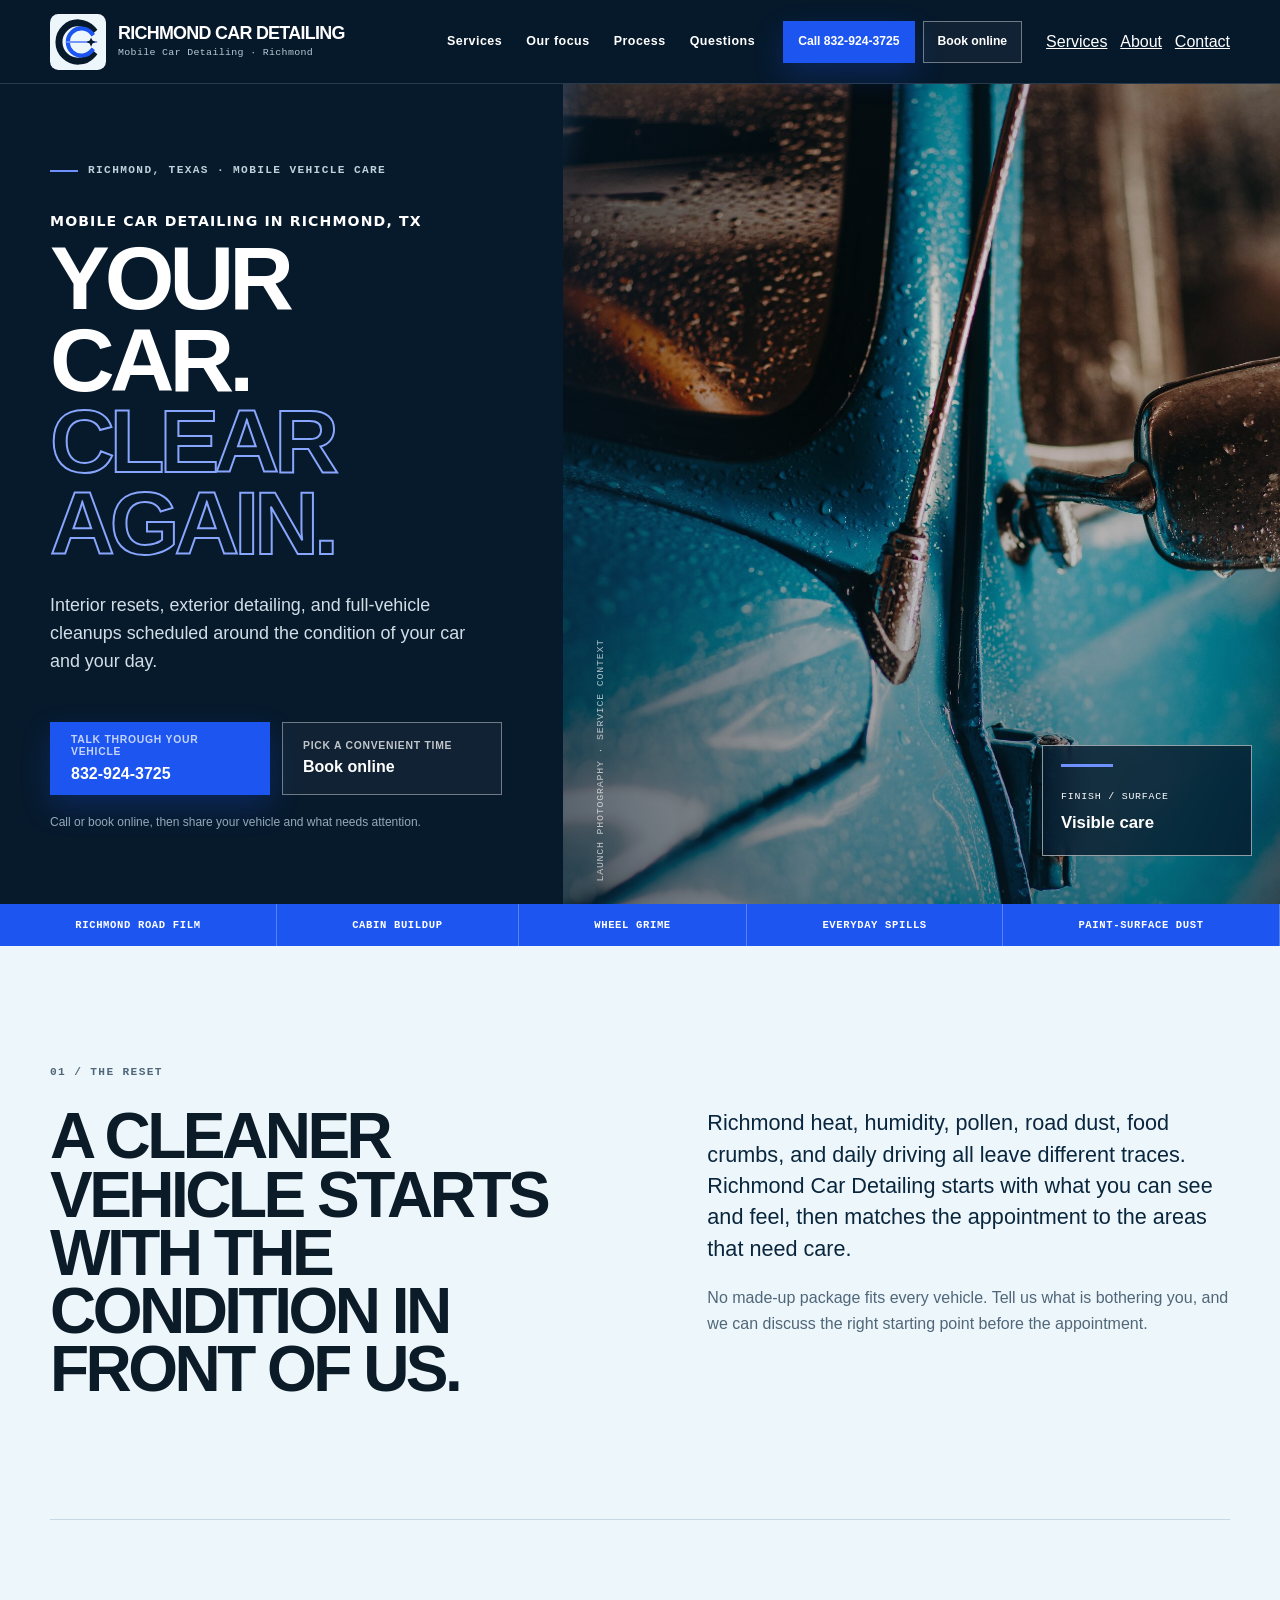
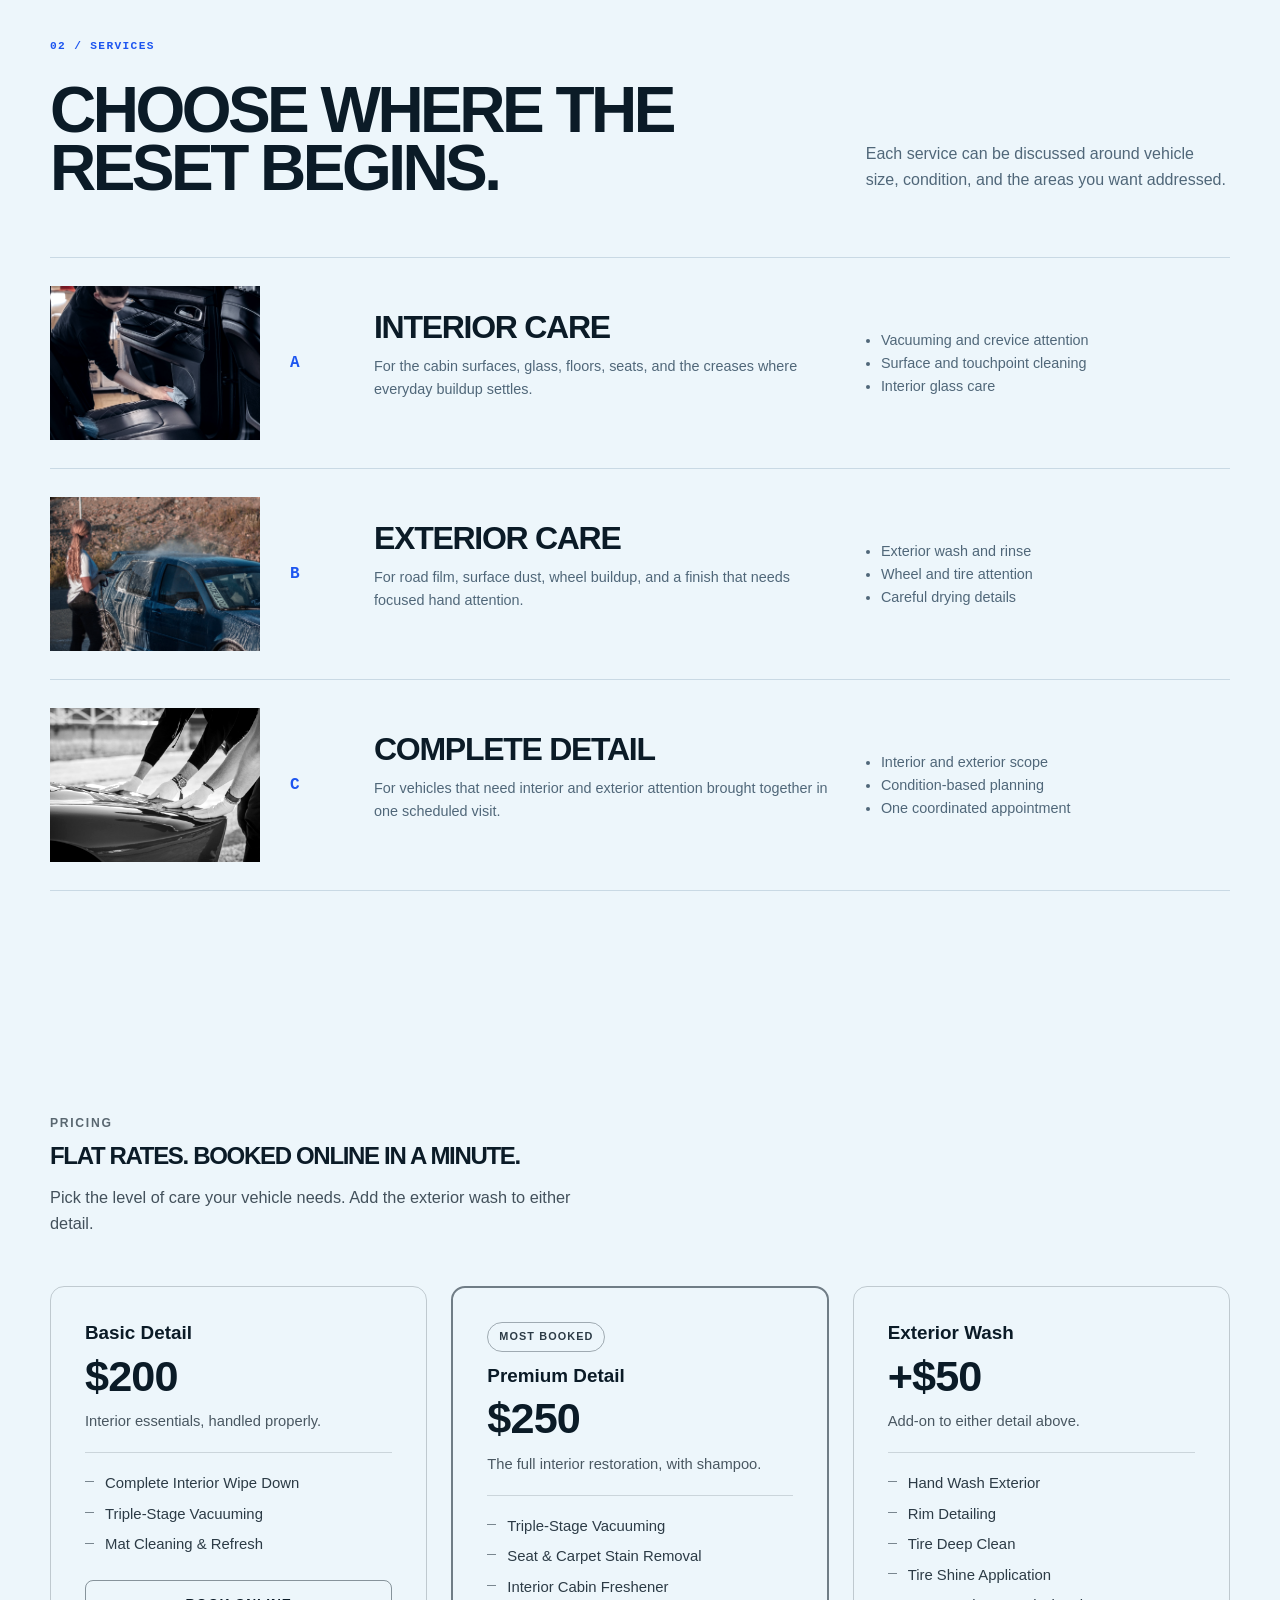
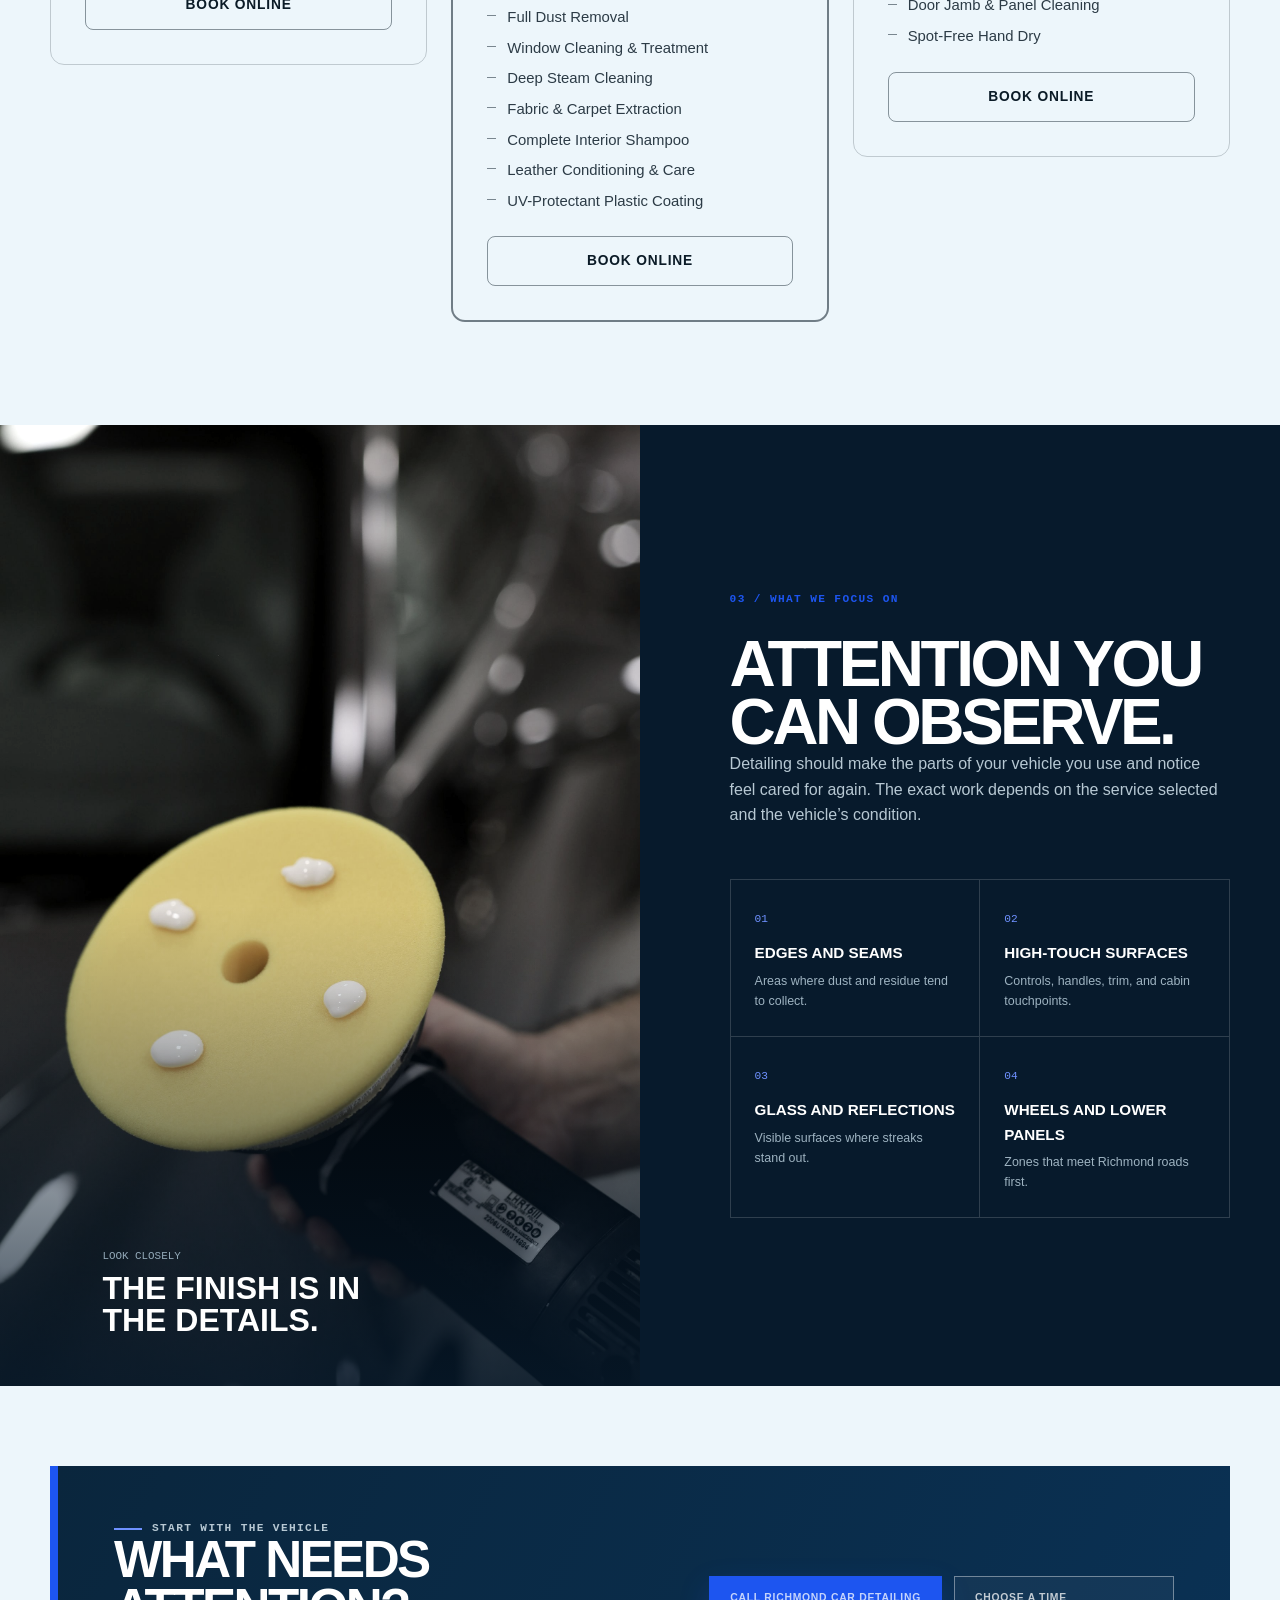
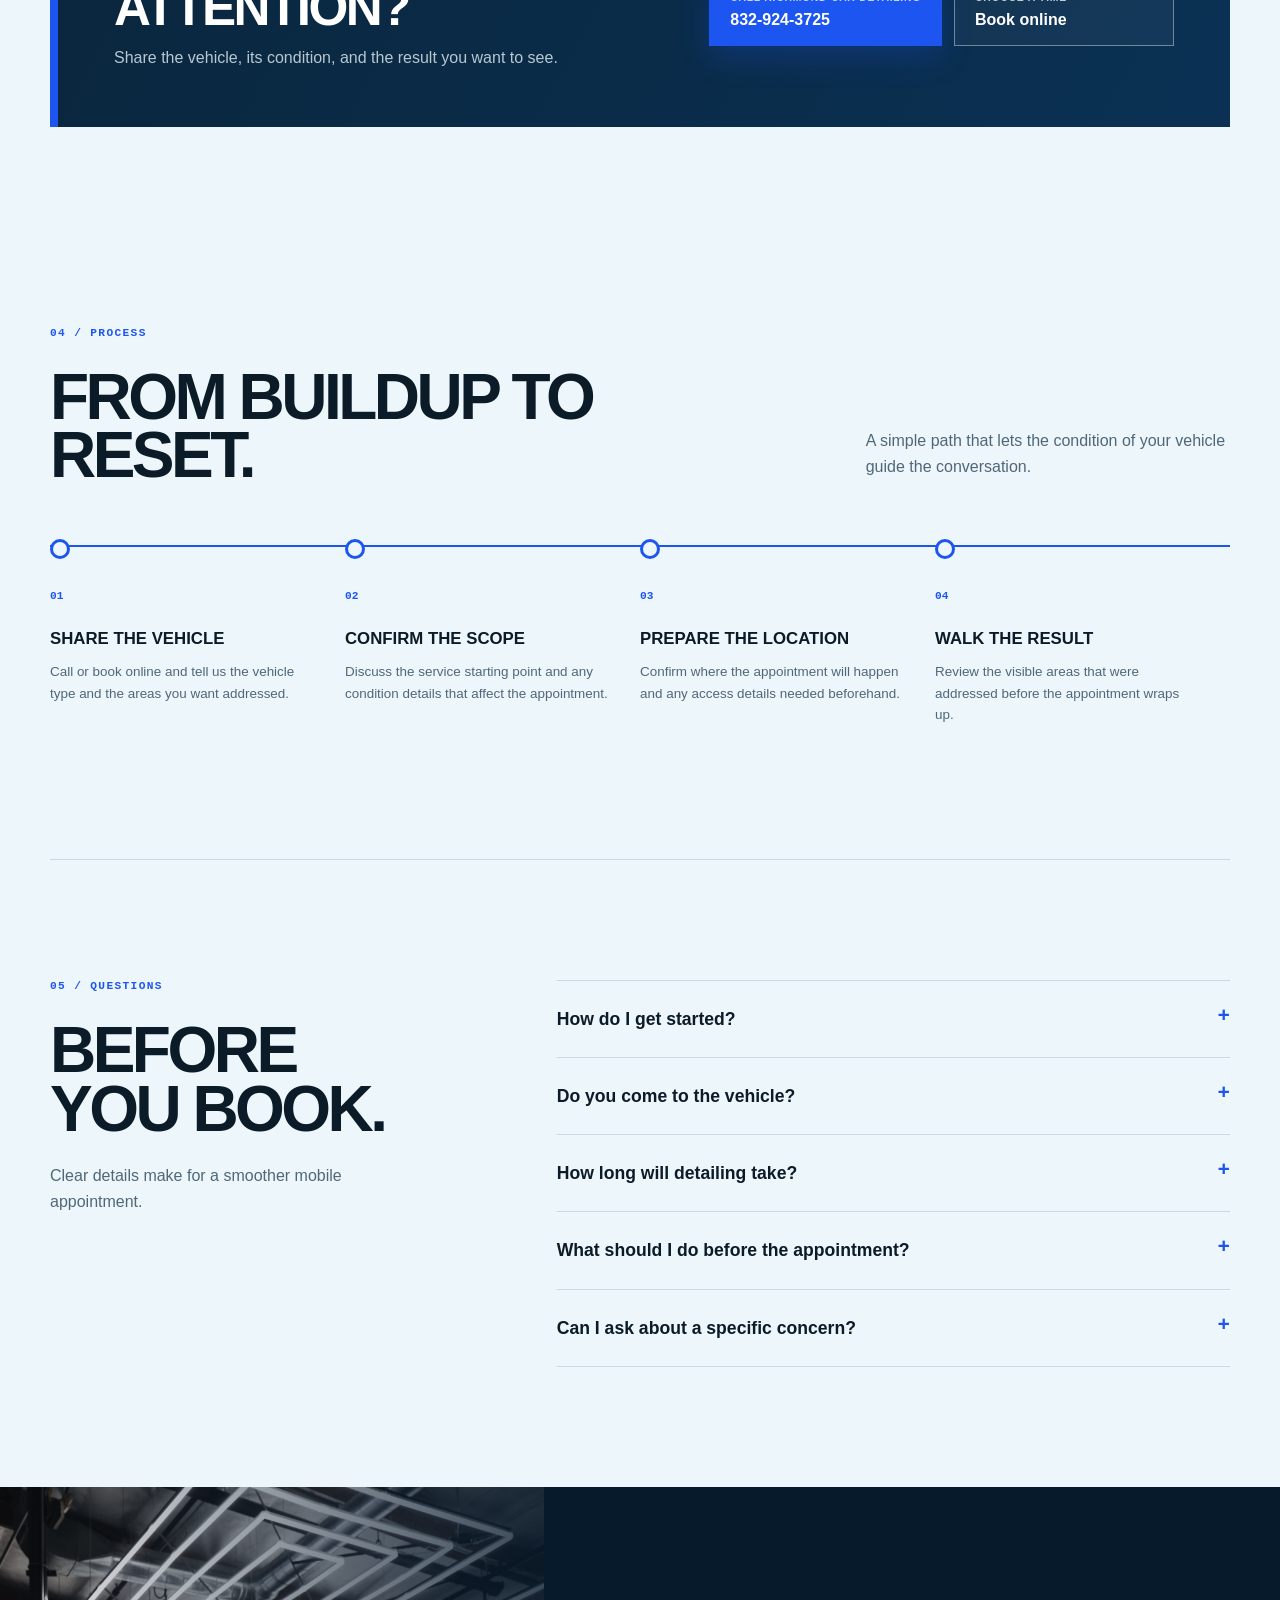
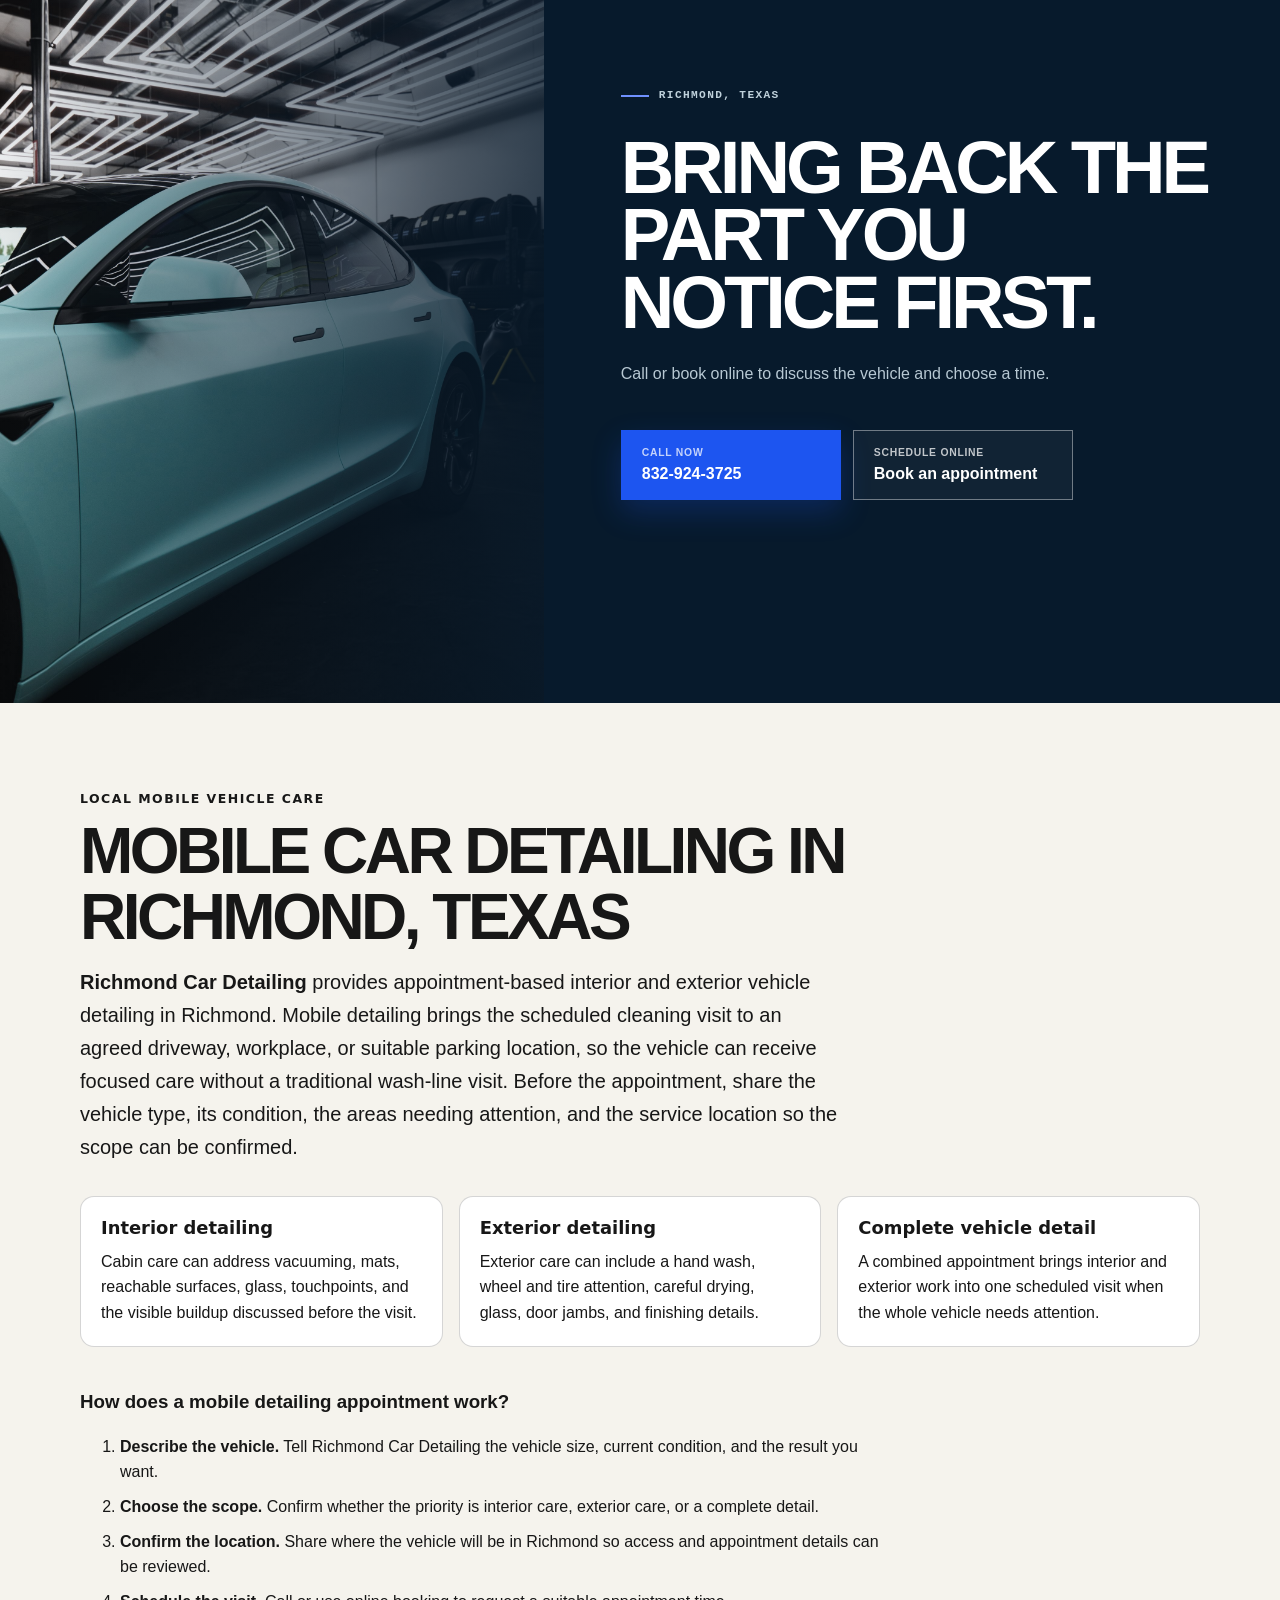
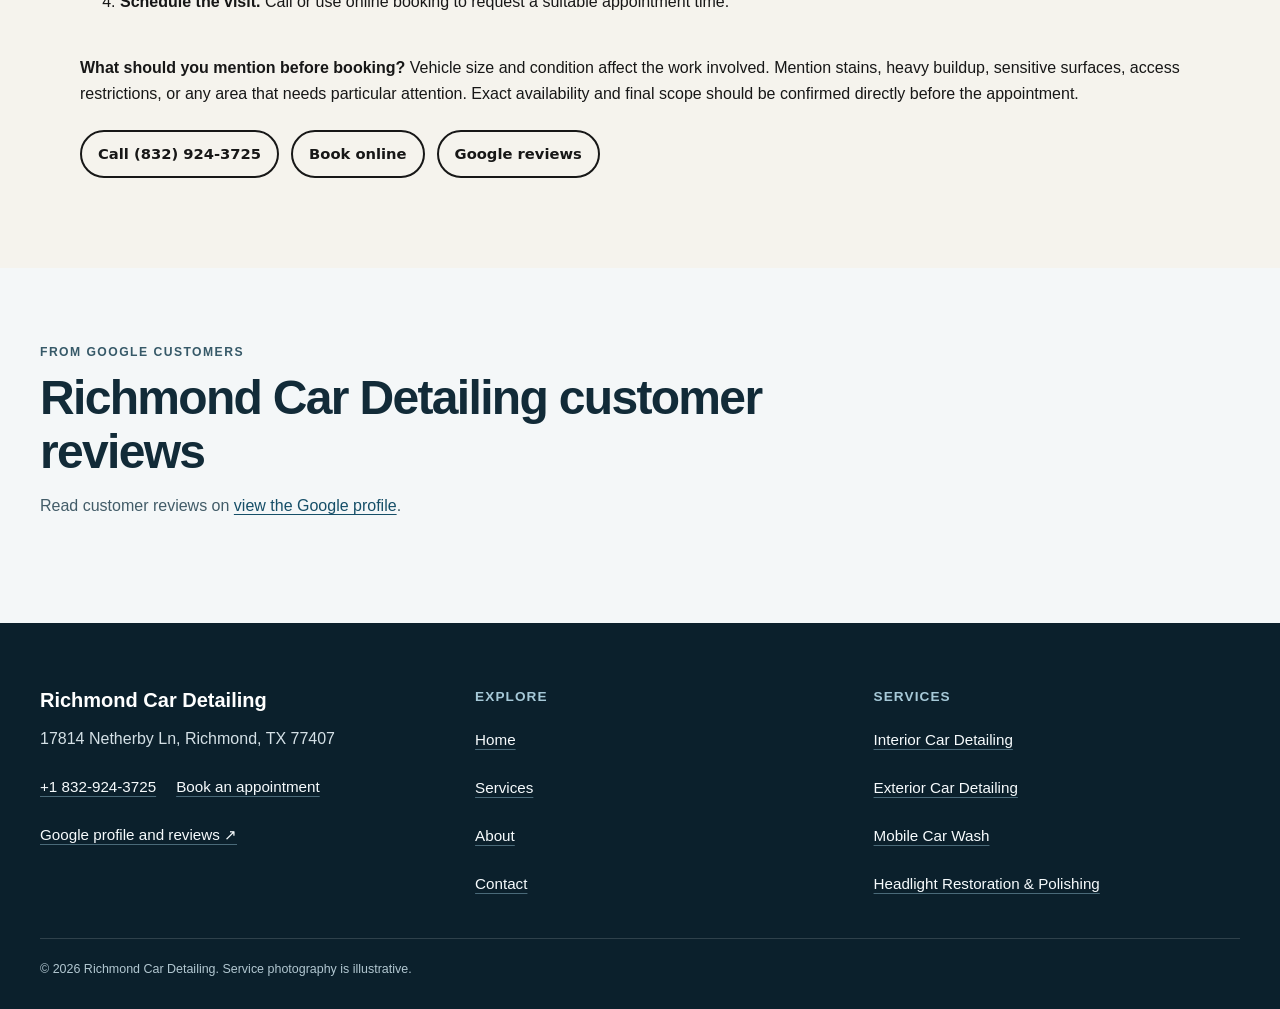
<file: index.html>
<!doctype html>
<html lang="en">
<head>
  <meta charset="utf-8">
  <meta name="viewport" content="width=device-width, initial-scale=1">
  <title>Mobile Car Detailing in Richmond, TX | Richmond Car Detailing</title>
  <meta name="theme-color" content="#071a2c">
  <link rel="canonical" href="https://richmondcardetailing.shop/">
  <link rel="icon" href="/assets/favicon.svg" type="image/svg+xml">
  <link rel="preload" href="/assets/hero-blue-water.jpg" as="image">
  <link rel="stylesheet" href="/styles.css">
  <script type="application/ld+json">
{
  "@context": "https://schema.org",
  "@type": "AutomotiveBusiness",
  "name": "Richmond Car Detailing",
  "url": "https://richmondcardetailing.shop/",
  "telephone": "+1 832-924-3725",
  "address": {
    "@type": "PostalAddress",
    "streetAddress": "17814 Netherby Ln",
    "addressLocality": "Richmond",
    "addressRegion": "TX",
    "postalCode": "77407",
    "addressCountry": "US"
  },
  "description": "Mobile car detailing by appointment in Richmond, Texas, with interior, exterior, and complete detailing options.",
  "areaServed": {
    "@type": "City",
    "name": "Richmond",
    "containedInPlace": {
      "@type": "State",
      "name": "Texas"
    }
  },
  "hasOfferCatalog": {
    "@type": "OfferCatalog",
    "name": "Mobile car detailing services",
    "itemListElement": [
      {
        "@type": "Offer",
        "itemOffered": {
          "@type": "Service",
          "name": "Interior car detailing"
        }
      },
      {
        "@type": "Offer",
        "itemOffered": {
          "@type": "Service",
          "name": "Exterior car detailing"
        }
      },
      {
        "@type": "Offer",
        "itemOffered": {
          "@type": "Service",
          "name": "Complete car detailing"
        }
      }
    ]
  },
  "priceRange": "$200-$250",
  "makesOffer": [
    {
      "@type": "Offer",
      "name": "Basic Detail",
      "price": "200",
      "priceCurrency": "USD",
      "availability": "https://schema.org/InStock",
      "itemOffered": {
        "@type": "Service",
        "name": "Basic Detail",
        "description": "Interior essentials: complete interior wipe down, triple-stage vacuuming, and mat cleaning and refresh."
      }
    },
    {
      "@type": "Offer",
      "name": "Premium Detail",
      "price": "250",
      "priceCurrency": "USD",
      "availability": "https://schema.org/InStock",
      "itemOffered": {
        "@type": "Service",
        "name": "Premium Detail",
        "description": "The full interior restoration, including complete interior shampoo, deep steam cleaning, fabric and carpet extraction, and leather conditioning."
      }
    },
    {
      "@type": "Offer",
      "name": "Exterior Wash",
      "price": "50",
      "priceCurrency": "USD",
      "availability": "https://schema.org/InStock",
      "itemOffered": {
        "@type": "Service",
        "name": "Exterior Wash",
        "description": "Add-on exterior wash: hand wash, rim detailing, tire deep clean and shine, door jamb cleaning, and spot-free hand dry."
      }
    }
  ],
  "@id": "https://richmondcardetailing.shop/#business",
  "geo": {
    "@type": "GeoCoordinates",
    "latitude": 29.65634999408,
    "longitude": -95.69527299784
  },
  "image": "https://richmondcardetailing.shop/assets/logo.svg",
  "sameAs": [
    "https://g.page/r/CcbW2mDk_W5rEBM/review"
  ],
  "contactPoint": {
    "@type": "ContactPoint",
    "telephone": "+1 832-924-3725",
    "contactType": "customer service",
    "areaServed": "US-TX",
    "availableLanguage": "English"
  }
}
    </script>
<!-- SEO-GEO:START -->
  <meta name="description" content="Mobile car detailing in Richmond, TX from Richmond Car Detailing, with interior cleaning, exterior hand washing, and complete details. Call or book online.">
  <meta name="robots" content="index, follow, max-image-preview:large, max-snippet:-1, max-video-preview:-1">
  <meta property="og:locale" content="en_US">
  <meta property="og:type" content="website">
  <meta property="og:site_name" content="Richmond Car Detailing">
  <meta property="og:title" content="Mobile Car Detailing in Richmond, TX | Richmond Car Detailing">
  <meta property="og:description" content="Mobile car detailing in Richmond, TX from Richmond Car Detailing, with interior cleaning, exterior hand washing, and complete details. Call or book online.">
  <meta property="og:url" content="https://richmondcardetailing.shop/">
  <meta property="og:image" content="https://richmondcardetailing.shop/assets/logo.svg">
  <meta name="twitter:image" content="https://richmondcardetailing.shop/assets/logo.svg">
  <meta name="twitter:card" content="summary_large_image">
  <meta name="twitter:title" content="Mobile Car Detailing in Richmond, TX | Richmond Car Detailing">
  <meta name="twitter:description" content="Mobile car detailing in Richmond, TX from Richmond Car Detailing, with interior cleaning, exterior hand washing, and complete details. Call or book online.">
  <style id="seo-geo-styles">
    .seo-local-intent { display:block; margin:0 0 .55rem; font:700 clamp(.78rem,1.1vw,.95rem)/1.2 system-ui,sans-serif; letter-spacing:.08em; text-transform:uppercase; }
    .seo-geo-section { background:#f5f3ed; color:#171717; padding:clamp(3.5rem,7vw,6.5rem) clamp(1.25rem,5vw,5rem); }
    .seo-geo-inner { width:min(1120px,100%); margin:0 auto; }
    .seo-geo-kicker { margin:0 0 .75rem; font:700 .78rem/1.2 system-ui,sans-serif; letter-spacing:.12em; text-transform:uppercase; }
    .seo-geo-section h2 { max-width:22ch; margin:0 0 1rem; color:inherit; font-size:clamp(2rem,5vw,4rem); line-height:1.02; }
    .seo-geo-answer { max-width:760px; margin:0 0 2rem; font-size:clamp(1.05rem,2vw,1.25rem); line-height:1.65; }
    .seo-geo-grid { display:grid; grid-template-columns:repeat(3,minmax(0,1fr)); gap:1rem; margin:2rem 0; }
    .seo-geo-card { border:1px solid rgba(23,23,23,.18); border-radius:14px; padding:1.25rem; background:#fff; }
    .seo-geo-card h3 { margin:0 0 .6rem; color:inherit; font:700 1.12rem/1.25 system-ui,sans-serif; }
    .seo-geo-card p { margin:0; line-height:1.6; }
    .seo-geo-steps { max-width:820px; margin:2.5rem 0; }
    .seo-geo-steps li { margin:.65rem 0; line-height:1.55; }
    .seo-geo-actions { display:flex; flex-wrap:wrap; gap:.75rem; margin-top:1.5rem; }
    .seo-geo-action { display:inline-flex; align-items:center; min-height:48px; padding:.75rem 1rem; border:2px solid currentColor; border-radius:999px; color:inherit; font:700 .92rem/1 system-ui,sans-serif; text-decoration:none; }
    @media (max-width:760px) { .seo-geo-grid { grid-template-columns:1fr; } }
  </style>
<!-- SEO-GEO:END -->
  <script id="seo-geo-entity-schema" type="application/ld+json">
{
  "@context": "https://schema.org",
  "@graph": [
    {
      "@type": "WebSite",
      "@id": "https://richmondcardetailing.shop/#website",
      "url": "https://richmondcardetailing.shop/",
      "name": "Richmond Car Detailing",
      "inLanguage": "en-US",
      "publisher": {
        "@id": "https://richmondcardetailing.shop/#business"
      }
    },
    {
      "@type": "Service",
      "@id": "https://richmondcardetailing.shop/#mobile-car-detailing",
      "name": "Mobile Car Detailing in Richmond, Texas",
      "serviceType": "Mobile car detailing",
      "provider": {
        "@id": "https://richmondcardetailing.shop/#business"
      },
      "areaServed": {
        "@type": "City",
        "name": "Richmond",
        "containedInPlace": {
          "@type": "State",
          "name": "Texas"
        }
      },
      "url": "https://richmondcardetailing.shop/#services"
    }
  ]
}
  </script>
<style id="SEO-NEXT-NAV-CSS">.seo-next-nav{display:flex;gap:.8rem;flex-wrap:wrap}.seo-next-footer-nav{padding:1rem}.seo-next-footer-nav a{color:inherit}</style><link rel="stylesheet" href="/portfolio-components.css">
</head>
<body>
  <a class="skip-link" href="#main">Skip to content</a>

  <header class="site-header">
    <a class="brand" href="#top" aria-label="Richmond Car Detailing home">
      <img src="/assets/logo.svg" width="56" height="56" alt="">
      <span><strong>Richmond Car Detailing</strong><small>Mobile Car Detailing · Richmond</small></span>
    </a>
    <button class="menu-toggle" type="button" aria-expanded="false" aria-controls="site-nav" data-menu-toggle>
      <span class="sr-only">Open menu</span><i></i><i></i><i></i>
    </button>
    <nav class="site-nav" id="site-nav" aria-label="Primary navigation" data-nav>
      <a href="#services">Services</a>
      <a href="#workmanship">Our focus</a>
      <a href="#process">Process</a>
      <a href="#faq">Questions</a>
      <div class="nav-actions">
        <a class="button button-primary button-small" href="tel:+18329243725">Call 832-924-3725</a>
        <a class="button button-ghost button-small" href="/scheduling" target="_blank" rel="noopener">Book online</a>
      </div>
    <!-- SEO-NEXT-NAV:START --><div class="seo-next-nav" aria-label="Expanded site pages"><a href="/services/">Services</a><a href="/about/">About</a><a href="/contact/">Contact</a></div><!-- SEO-NEXT-NAV:END --></nav>
  </header>

  <main id="main">
    <section class="hero" id="top">
      <div class="hero-copy">
        <p class="eyebrow"><span></span> Richmond, Texas · Mobile vehicle care</p>
        <h1><span class="seo-local-intent" data-seo-local-intent>Mobile Car Detailing in Richmond, TX</span>Your car.<br><em>Clear again.</em></h1>
        <p class="hero-lede">Interior resets, exterior detailing, and full-vehicle cleanups scheduled around the condition of your car and your day.</p>
        <div class="action-pair">
          <a class="button button-primary button-large" href="tel:+18329243725">
            <span>Talk through your vehicle</span><strong>832-924-3725</strong>
          </a>
          <a class="button button-ghost button-large" href="/scheduling" target="_blank" rel="noopener">
            <span>Pick a convenient time</span><strong>Book online</strong>
          </a>
        </div>
        <p class="hero-note">Call or book online, then share your vehicle and what needs attention.</p>
      </div>
      <div class="hero-visual" role="img" aria-label="Water beads reflecting on a detailed blue vehicle">
        <div class="inspection-line" aria-hidden="true"></div>
        <div class="finish-reading" aria-hidden="true">
          <span>Finish / surface</span>
          <strong>Visible care</strong>
        </div>
        <p class="stock-note">Launch photography · service context</p>
      </div>
    </section>

    <section class="conditions" aria-label="Common detailing needs">
      <span>Richmond road film</span><span>Cabin buildup</span><span>Wheel grime</span><span>Everyday spills</span><span>Paint-surface dust</span>
    </section>

    <section class="intro section reveal">
      <p class="section-index">01 / THE RESET</p>
      <div class="intro-grid">
        <h2>A cleaner vehicle starts with the condition in front of us.</h2>
        <div>
          <p class="lead">Richmond heat, humidity, pollen, road dust, food crumbs, and daily driving all leave different traces. Richmond Car Detailing starts with what you can see and feel, then matches the appointment to the areas that need care.</p>
          <p>No made-up package fits every vehicle. Tell us what is bothering you, and we can discuss the right starting point before the appointment.</p>
        </div>
      </div>
    </section>

    <section class="services section" id="services">
      <div class="section-heading reveal">
        <div><p class="section-index">02 / SERVICES</p><h2>Choose where the reset begins.</h2></div>
        <p>Each service can be discussed around vehicle size, condition, and the areas you want addressed.</p>
      </div>
      <div class="service-list">
        <article class="service-row reveal">
          <div class="service-image"><img src="/assets/interior-care.jpg" alt="A vehicle interior being wiped during professional cleaning" loading="lazy" width="1800" height="3199"></div>
          <span class="service-number">A</span>
          <div><h3>Interior care</h3><p>For the cabin surfaces, glass, floors, seats, and the creases where everyday buildup settles.</p></div>
          <ul><li>Vacuuming and crevice attention</li><li>Surface and touchpoint cleaning</li><li>Interior glass care</li></ul>
        </article>
        <article class="service-row reveal">
          <div class="service-image"><img src="/assets/exterior-wash.jpg" alt="A blue vehicle being washed with foam outdoors" loading="lazy" width="1800" height="2700"></div>
          <span class="service-number">B</span>
          <div><h3>Exterior care</h3><p>For road film, surface dust, wheel buildup, and a finish that needs focused hand attention.</p></div>
          <ul><li>Exterior wash and rinse</li><li>Wheel and tire attention</li><li>Careful drying details</li></ul>
        </article>
        <article class="service-row reveal">
          <div class="service-image"><img src="/assets/finish-inspection.jpg" alt="Detailers inspecting and working on a vehicle surface" loading="lazy" width="1800" height="1012"></div>
          <span class="service-number">C</span>
          <div><h3>Complete detail</h3><p>For vehicles that need interior and exterior attention brought together in one scheduled visit.</p></div>
          <ul><li>Interior and exterior scope</li><li>Condition-based planning</li><li>One coordinated appointment</li></ul>
        </article>
      </div>
    </section>

    <section class="rates" id="pricing" aria-labelledby="pricing-title">
      <div class="rates-shell">
        <div class="rates-head">
          <p class="rates-eyebrow">Pricing</p>
          <h2 id="pricing-title">Flat rates. Booked online in a minute.</h2>
          <p class="rates-intro">Pick the level of care your vehicle needs. Add the exterior wash to either detail.</p>
        </div>

        <div class="rate-grid">
          <article class="rate-card">
            <h3>Basic Detail</h3>
            <p class="rate-figure">$200</p>
            <p class="rate-note">Interior essentials, handled properly.</p>
            <ul class="rate-list">
              <li>Complete Interior Wipe Down</li>
              <li>Triple-Stage Vacuuming</li>
              <li>Mat Cleaning &amp; Refresh</li>
            </ul>
            <a class="rate-cta" href="/scheduling" target="_blank" rel="noopener">Book Online</a>
          </article>
          <article class="rate-card rate-card-featured">
            <span class="rate-badge">Most booked</span>
            <h3>Premium Detail</h3>
            <p class="rate-figure">$250</p>
            <p class="rate-note">The full interior restoration, with shampoo.</p>
            <ul class="rate-list">
              <li>Triple-Stage Vacuuming</li>
              <li>Seat &amp; Carpet Stain Removal</li>
              <li>Interior Cabin Freshener</li>
              <li>Full Dust Removal</li>
              <li>Window Cleaning &amp; Treatment</li>
              <li>Deep Steam Cleaning</li>
              <li>Fabric &amp; Carpet Extraction</li>
              <li>Complete Interior Shampoo</li>
              <li>Leather Conditioning &amp; Care</li>
              <li>UV-Protectant Plastic Coating</li>
            </ul>
            <a class="rate-cta" href="/scheduling" target="_blank" rel="noopener">Book Online</a>
          </article>
          <article class="rate-card">
            <h3>Exterior Wash</h3>
            <p class="rate-figure">+$50</p>
            <p class="rate-note">Add-on to either detail above.</p>
            <ul class="rate-list">
              <li>Hand Wash Exterior</li>
              <li>Rim Detailing</li>
              <li>Tire Deep Clean</li>
              <li>Tire Shine Application</li>
              <li>Door Jamb &amp; Panel Cleaning</li>
              <li>Spot-Free Hand Dry</li>
            </ul>
            <a class="rate-cta" href="/scheduling" target="_blank" rel="noopener">Book Online</a>
          </article>
        </div>
      </div>
    </section>


    <section class="workmanship section" id="workmanship">
      <div class="workmanship-photo reveal">
        <img src="/assets/polish-tools.jpg" alt="A polishing pad prepared for vehicle surface care" loading="lazy" width="1800" height="2705">
        <div class="photo-caption"><span>Look closely</span><strong>The finish is in the details.</strong></div>
      </div>
      <div class="workmanship-copy reveal">
        <p class="section-index">03 / WHAT WE FOCUS ON</p>
        <h2>Attention you can observe.</h2>
        <p>Detailing should make the parts of your vehicle you use and notice feel cared for again. The exact work depends on the service selected and the vehicle’s condition.</p>
        <div class="focus-grid">
          <div><span>01</span><h3>Edges and seams</h3><p>Areas where dust and residue tend to collect.</p></div>
          <div><span>02</span><h3>High-touch surfaces</h3><p>Controls, handles, trim, and cabin touchpoints.</p></div>
          <div><span>03</span><h3>Glass and reflections</h3><p>Visible surfaces where streaks stand out.</p></div>
          <div><span>04</span><h3>Wheels and lower panels</h3><p>Zones that meet Richmond roads first.</p></div>
        </div>
      </div>
    </section>

    <section class="mid-cta reveal" aria-labelledby="mid-cta-title">
      <div><p class="eyebrow"><span></span> Start with the vehicle</p><h2 id="mid-cta-title">What needs attention?</h2><p>Share the vehicle, its condition, and the result you want to see.</p></div>
      <div class="action-pair dark-pair">
        <a class="button button-primary button-large" href="tel:+18329243725"><span>Call Richmond Car Detailing</span><strong>832-924-3725</strong></a>
        <a class="button button-ghost button-large" href="/scheduling" target="_blank" rel="noopener"><span>Choose a time</span><strong>Book online</strong></a>
      </div>
    </section>

    <section class="process section" id="process">
      <div class="section-heading reveal"><div><p class="section-index">04 / PROCESS</p><h2>From buildup to reset.</h2></div><p>A simple path that lets the condition of your vehicle guide the conversation.</p></div>
      <ol class="process-track">
        <li class="reveal"><span>01</span><div><h3>Share the vehicle</h3><p>Call or book online and tell us the vehicle type and the areas you want addressed.</p></div></li>
        <li class="reveal"><span>02</span><div><h3>Confirm the scope</h3><p>Discuss the service starting point and any condition details that affect the appointment.</p></div></li>
        <li class="reveal"><span>03</span><div><h3>Prepare the location</h3><p>Confirm where the appointment will happen and any access details needed beforehand.</p></div></li>
        <li class="reveal"><span>04</span><div><h3>Walk the result</h3><p>Review the visible areas that were addressed before the appointment wraps up.</p></div></li>
      </ol>
    </section>

    <section class="faq section" id="faq">
      <div class="faq-intro reveal"><p class="section-index">05 / QUESTIONS</p><h2>Before you book.</h2><p>Clear details make for a smoother mobile appointment.</p></div>
      <div class="faq-list">
        <details class="reveal"><summary>How do I get started?</summary><p>Call <a href="tel:+18329243725">832-924-3725</a> or <a href="/scheduling" target="_blank" rel="noopener">book online</a>. Share the vehicle type, its condition, and whether you are considering interior, exterior, or complete detailing.</p></details>
        <details class="reveal"><summary>Do you come to the vehicle?</summary><p>Yes. Richmond Car Detailing is a mobile car detailing service for Richmond. When scheduling, confirm the location and any access details so the appointment can be planned correctly.</p></details>
        <details class="reveal"><summary>How long will detailing take?</summary><p>Timing depends on the vehicle, condition, and agreed scope. Share those details when you call or book so the appointment can be planned around the actual work.</p></details>
        <details class="reveal"><summary>What should I do before the appointment?</summary><p>Remove valuables and personal items you need to keep. Confirm the vehicle location and discuss any specific stains, surfaces, or exterior areas you want addressed.</p></details>
        <details class="reveal"><summary>Can I ask about a specific concern?</summary><p>Yes. Describe the concern before scheduling so it can be considered when discussing the service. Some conditions may need an in-person look before the scope is clear.</p></details>
      </div>
    </section>

    <section class="final-cta">
      <div class="final-visual" aria-hidden="true"><img src="/assets/blue-studio-car.jpg" alt="" width="1800" height="2700" loading="lazy" decoding="async"></div>
      <div class="final-copy reveal">
        <p class="eyebrow"><span></span> Richmond, Texas</p>
        <h2>Bring back the part you notice first.</h2>
        <p>Call or book online to discuss the vehicle and choose a time.</p>
        <div class="action-pair">
          <a class="button button-primary button-large" href="tel:+18329243725"><span>Call now</span><strong>832-924-3725</strong></a>
          <a class="button button-ghost button-large" href="/scheduling" target="_blank" rel="noopener"><span>Schedule online</span><strong>Book an appointment</strong></a>
        </div>
      </div>
    </section>
  <!-- SEO-GEO-LOCAL:START -->
    <section class="seo-geo-section" id="local-detailing" aria-labelledby="local-detailing-title">
      <div class="seo-geo-inner">
        <p class="seo-geo-kicker">Local mobile vehicle care</p>
        <h2 id="local-detailing-title">Mobile car detailing in Richmond, Texas</h2>
        <p class="seo-geo-answer"><strong>Richmond Car Detailing</strong> provides appointment-based interior and exterior vehicle detailing in Richmond. Mobile detailing brings the scheduled cleaning visit to an agreed driveway, workplace, or suitable parking location, so the vehicle can receive focused care without a traditional wash-line visit. Before the appointment, share the vehicle type, its condition, the areas needing attention, and the service location so the scope can be confirmed.</p>

        <div class="seo-geo-grid" aria-label="Available detailing options">
          <article class="seo-geo-card">
            <h3>Interior detailing</h3>
            <p>Cabin care can address vacuuming, mats, reachable surfaces, glass, touchpoints, and the visible buildup discussed before the visit.</p>
          </article>
          <article class="seo-geo-card">
            <h3>Exterior detailing</h3>
            <p>Exterior care can include a hand wash, wheel and tire attention, careful drying, glass, door jambs, and finishing details.</p>
          </article>
          <article class="seo-geo-card">
            <h3>Complete vehicle detail</h3>
            <p>A combined appointment brings interior and exterior work into one scheduled visit when the whole vehicle needs attention.</p>
          </article>
        </div>

        <div class="seo-geo-steps">
          <h3>How does a mobile detailing appointment work?</h3>
          <ol>
            <li><strong>Describe the vehicle.</strong> Tell Richmond Car Detailing the vehicle size, current condition, and the result you want.</li>
            <li><strong>Choose the scope.</strong> Confirm whether the priority is interior care, exterior care, or a complete detail.</li>
            <li><strong>Confirm the location.</strong> Share where the vehicle will be in Richmond so access and appointment details can be reviewed.</li>
            <li><strong>Schedule the visit.</strong> Call or use online booking to request a suitable appointment time.</li>
          </ol>
        </div>

        <p><strong>What should you mention before booking?</strong> Vehicle size and condition affect the work involved. Mention stains, heavy buildup, sensitive surfaces, access restrictions, or any area that needs particular attention. Exact availability and final scope should be confirmed directly before the appointment.</p>
        <div class="seo-geo-actions">
          <a class="seo-geo-action" href="tel:+18329243725">Call (832) 924-3725</a>
          <a class="seo-geo-action" href="/scheduling" target="_blank" rel="noopener">Book online</a>
          <a class="seo-geo-action" href="https://g.page/r/CcbW2mDk_W5rEBM/review" target="_blank" rel="noopener">Google reviews</a>
        </div>
      </div>
    </section>
<!-- SEO-GEO-LOCAL:END -->
  <!-- PORTFOLIO-REVIEWS:START --><section class="portfolio-reviews" aria-labelledby="portfolio-reviews-title"><div class="portfolio-reviews__heading"><div><p class="portfolio-reviews__kicker">From Google customers</p><h2 id="portfolio-reviews-title">Richmond Car Detailing customer reviews</h2><p class="portfolio-reviews__intro">Read customer reviews on <a href="https://www.google.com/maps?cid=7741403966815786694" target="_blank" rel="noopener noreferrer">view the Google profile</a>.</p></div></div></section><!-- PORTFOLIO-REVIEWS:END -->
</main>

  <footer class="portfolio-footer"><div class="portfolio-footer__grid"><div><strong class="portfolio-footer__name">Richmond Car Detailing</strong><address>17814 Netherby Ln, Richmond, TX 77407</address><div class="portfolio-footer__contact"><a href="tel:+18329243725">+1 832-924-3725</a><a href="/scheduling">Book an appointment</a></div><a href="https://www.google.com/maps?cid=7741403966815786694" target="_blank" rel="noopener noreferrer">Google profile and reviews ↗</a></div><div><h2>Explore</h2><nav aria-label="Footer navigation"><a href="/">Home</a><a href="/services/">Services</a><a href="/about/">About</a><a href="/contact/">Contact</a></nav></div><div><h2>Services</h2><nav aria-label="Service pages"><a href="/services/interior-car-detailing/">Interior Car Detailing</a><a href="/services/exterior-car-detailing/">Exterior Car Detailing</a><a href="/services/mobile-car-wash/">Mobile Car Wash</a><a href="/services/headlight-restoration/">Headlight Restoration &amp; Polishing</a></nav></div></div><p class="portfolio-footer__bottom">© <span id="year">2026</span> Richmond Car Detailing. Service photography is illustrative.</p></footer>

  <div class="mobile-bar" aria-label="Contact options">
    <a href="tel:+18329243725"><span>Call</span><strong>832-924-3725</strong></a>
    <a href="/scheduling" target="_blank" rel="noopener"><span>Schedule</span><strong>Book online</strong></a>
  </div>
  <script src="/script.js" defer></script>
<script src="/portfolio-components.js" defer></script>
</body>
</html>
</file>
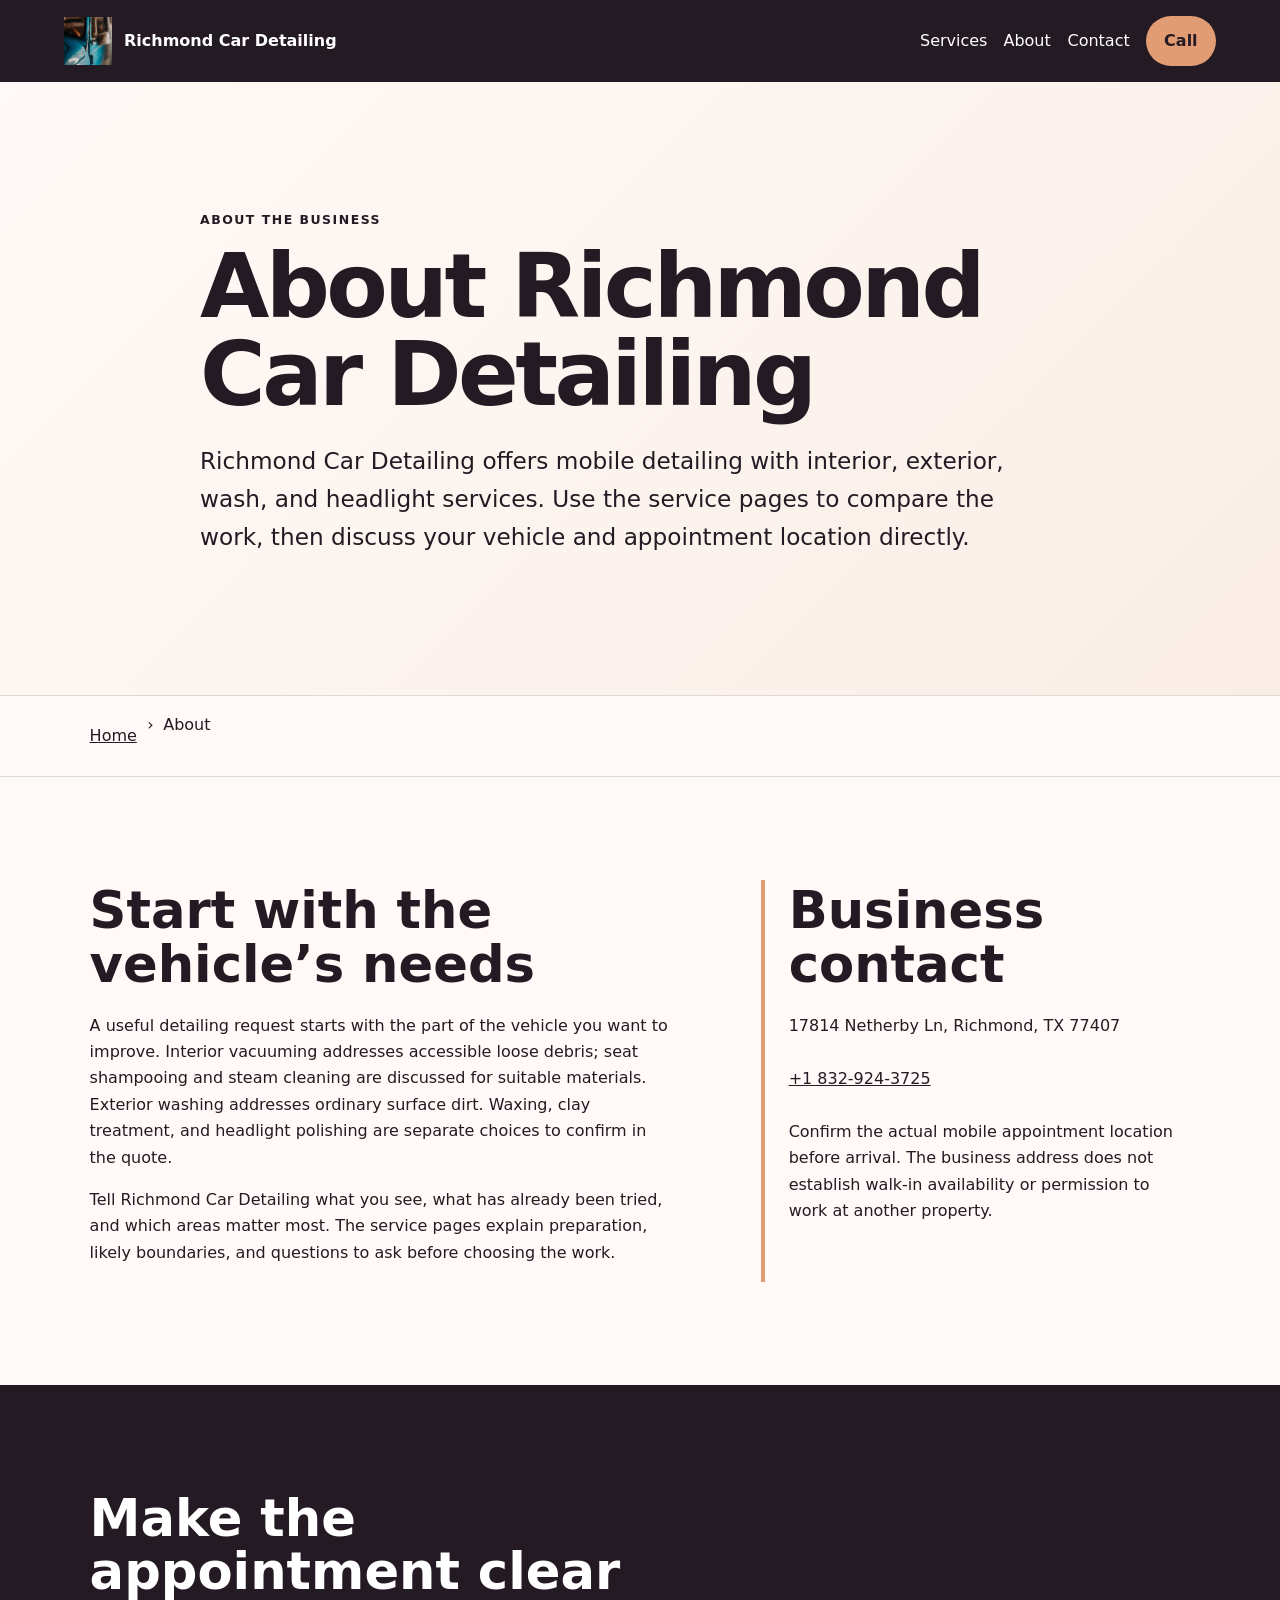
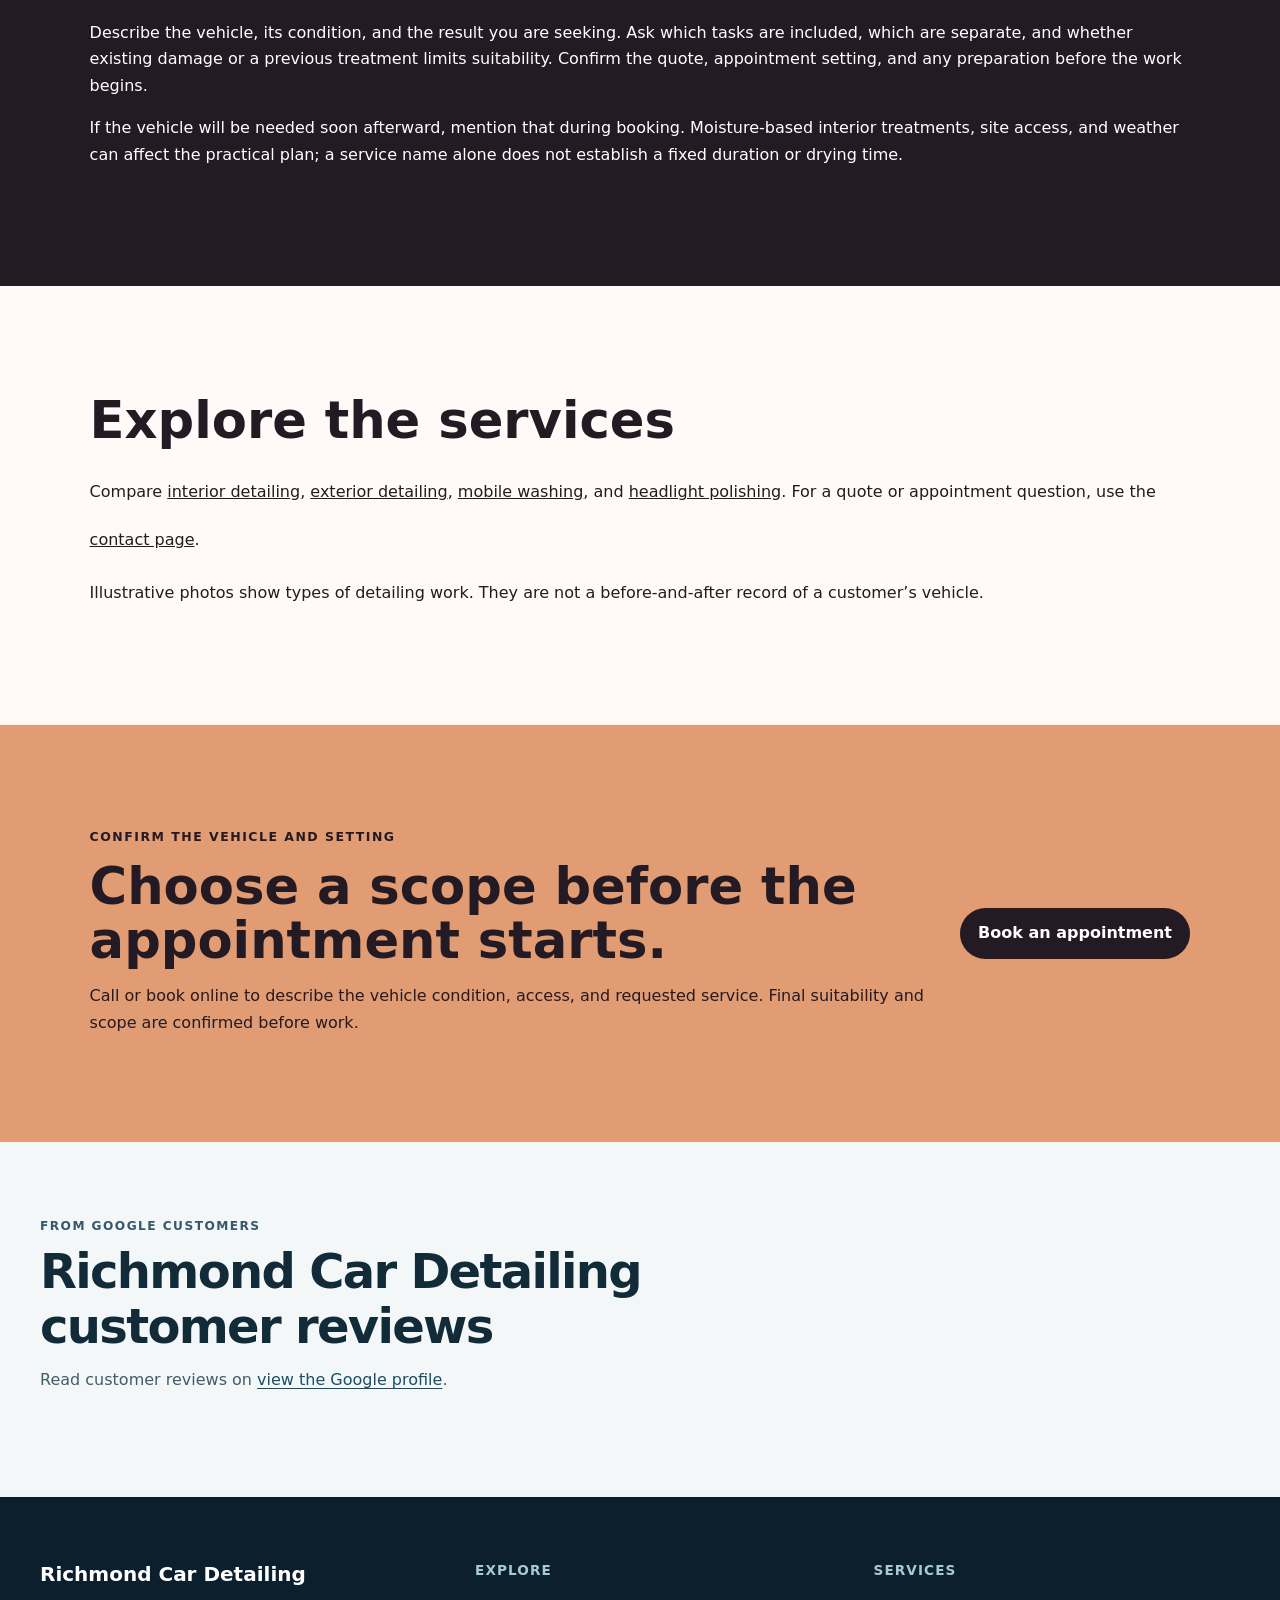
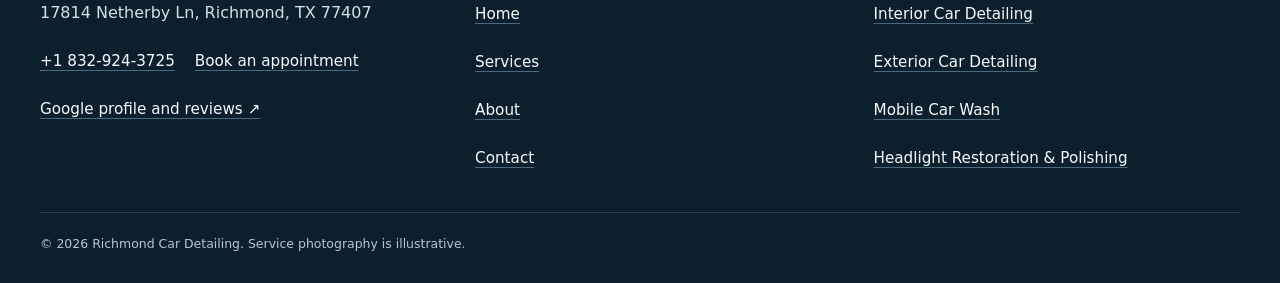
<file: about/index.html>
<!doctype html>
<html lang="en"><head>
  <meta charset="utf-8"><meta name="viewport" content="width=device-width,initial-scale=1">
  <title>About Richmond Car Detailing | Richmond, TX</title>
  <meta name="description" content="Verified identity, evidence boundaries, and appointment-planning approach for Richmond Car Detailing in Richmond, TX.">
  <meta name="robots" content="index, follow, max-image-preview:large, max-snippet:-1">
  <link rel="canonical" href="https://richmondcardetailing.shop/about/">
  <meta property="og:type" content="website"><meta property="og:title" content="About Richmond Car Detailing | Richmond, TX">
  <meta property="og:description" content="Verified identity, evidence boundaries, and appointment-planning approach for Richmond Car Detailing in Richmond, TX."><meta property="og:url" content="https://richmondcardetailing.shop/about/">
  <meta property="og:image" content="https://richmondcardetailing.shop/assets/hero-blue-water.jpg"><meta name="twitter:card" content="summary_large_image">
  <link rel="icon" href="/assets/favicon.svg"><link rel="stylesheet" href="/seo-pages.css"><script type="application/ld+json">{
  "@context": "https://schema.org",
  "@graph": [
    {
      "@type": "BreadcrumbList",
      "@id": "https://richmondcardetailing.shop/about/#breadcrumb",
      "itemListElement": [
        {
          "@type": "ListItem",
          "position": 1,
          "name": "Home",
          "item": "https://richmondcardetailing.shop/"
        },
        {
          "@type": "ListItem",
          "position": 2,
          "name": "About Richmond Car Detailing | Richmond, TX",
          "item": "https://richmondcardetailing.shop/about/"
        }
      ]
    },
    {
      "@type": "WebPage",
      "@id": "https://richmondcardetailing.shop/about/#webpage",
      "url": "https://richmondcardetailing.shop/about/",
      "name": "About Richmond Car Detailing | Richmond, TX",
      "description": "Verified identity, evidence boundaries, and appointment-planning approach for Richmond Car Detailing in Richmond, TX.",
      "breadcrumb": {
        "@id": "https://richmondcardetailing.shop/about/#breadcrumb"
      },
      "isPartOf": {
        "@id": "https://richmondcardetailing.shop/#website"
      },
      "about": {
        "@id": "https://richmondcardetailing.shop/#business"
      }
    },
    {
      "@type": "ImageObject",
      "@id": "https://richmondcardetailing.shop/about/#primaryimage",
      "contentUrl": "https://richmondcardetailing.shop/assets/hero-blue-water.jpg",
      "caption": "Illustrative detailing artwork for Richmond Car Detailing",
      "representativeOfPage": true
    }
  ]
}</script>
<link rel="stylesheet" href="/portfolio-components.css">
</head><body style="--pilot-accent:#e29c73;--pilot-dark:#241a23;--pilot-paper:#fffaf7">
<a class="skip-link" href="#content">Skip to content</a>
<header class="pilot-header"><a class="pilot-brand" href="/"><img src="/assets/hero-blue-water.jpg" width="48" height="48" alt=""><span>Richmond Car Detailing</span></a>
<nav aria-label="Primary navigation"><a href="/services/">Services</a><a href="/about/">About</a><a href="/contact/">Contact</a><a class="pilot-call" href="tel:+18329243725">Call</a></nav></header>
<main id="content"><section class="pilot-hero text-only"><div><p class="eyebrow">About the business</p><h1>About Richmond Car Detailing</h1><p class="pilot-answer">Richmond Car Detailing offers mobile detailing with interior, exterior, wash, and headlight services. Use the service pages to compare the work, then discuss your vehicle and appointment location directly.</p></div></section><nav class="breadcrumbs" aria-label="Breadcrumb"><a href="/">Home</a><span>›</span><span>About</span></nav>
<section class="pilot-section pilot-grid"><div><h2>Start with the vehicle’s needs</h2><p>A useful detailing request starts with the part of the vehicle you want to improve. Interior vacuuming addresses accessible loose debris; seat shampooing and steam cleaning are discussed for suitable materials. Exterior washing addresses ordinary surface dirt. Waxing, clay treatment, and headlight polishing are separate choices to confirm in the quote.</p><p>Tell Richmond Car Detailing what you see, what has already been tried, and which areas matter most. The service pages explain preparation, likely boundaries, and questions to ask before choosing the work.</p></div><aside><h2>Business contact</h2><p>17814 Netherby Ln, Richmond, TX 77407</p><p><a href="tel:+18329243725">+1 832-924-3725</a></p><p>Confirm the actual mobile appointment location before arrival. The business address does not establish walk-in availability or permission to work at another property.</p></aside></section>
<section class="pilot-section tone"><h2>Make the appointment clear</h2><p>Describe the vehicle, its condition, and the result you are seeking. Ask which tasks are included, which are separate, and whether existing damage or a previous treatment limits suitability. Confirm the quote, appointment setting, and any preparation before the work begins.</p><p>If the vehicle will be needed soon afterward, mention that during booking. Moisture-based interior treatments, site access, and weather can affect the practical plan; a service name alone does not establish a fixed duration or drying time.</p></section>
<section class="pilot-section"><h2>Explore the services</h2><p>Compare <a href="/services/interior-car-detailing/">interior detailing</a>, <a href="/services/exterior-car-detailing/">exterior detailing</a>, <a href="/services/mobile-car-wash/">mobile washing</a>, and <a href="/services/headlight-restoration/">headlight polishing</a>. For a quote or appointment question, use the <a href="/contact/">contact page</a>.</p><p>Illustrative photos show types of detailing work. They are not a before-and-after record of a customer’s vehicle.</p></section>
<section class="pilot-cta"><div><p class="eyebrow">Confirm the vehicle and setting</p><h2>Choose a scope before the appointment starts.</h2><p>Call or book online to describe the vehicle condition, access, and requested service. Final suitability and scope are confirmed before work.</p></div><a class="pilot-button" href="/scheduling">Book an appointment</a></section>
<!-- PORTFOLIO-REVIEWS:START --><section class="portfolio-reviews" aria-labelledby="portfolio-reviews-title"><div class="portfolio-reviews__heading"><div><p class="portfolio-reviews__kicker">From Google customers</p><h2 id="portfolio-reviews-title">Richmond Car Detailing customer reviews</h2><p class="portfolio-reviews__intro">Read customer reviews on <a href="https://www.google.com/maps?cid=7741403966815786694" target="_blank" rel="noopener noreferrer">view the Google profile</a>.</p></div></div></section><!-- PORTFOLIO-REVIEWS:END -->
</main><footer class="portfolio-footer"><div class="portfolio-footer__grid"><div><strong class="portfolio-footer__name">Richmond Car Detailing</strong><address>17814 Netherby Ln, Richmond, TX 77407</address><div class="portfolio-footer__contact"><a href="tel:+18329243725">+1 832-924-3725</a><a href="/scheduling">Book an appointment</a></div><a href="https://www.google.com/maps?cid=7741403966815786694" target="_blank" rel="noopener noreferrer">Google profile and reviews ↗</a></div><div><h2>Explore</h2><nav aria-label="Footer navigation"><a href="/">Home</a><a href="/services/">Services</a><a href="/about/">About</a><a href="/contact/">Contact</a></nav></div><div><h2>Services</h2><nav aria-label="Service pages"><a href="/services/interior-car-detailing/">Interior Car Detailing</a><a href="/services/exterior-car-detailing/">Exterior Car Detailing</a><a href="/services/mobile-car-wash/">Mobile Car Wash</a><a href="/services/headlight-restoration/">Headlight Restoration &amp; Polishing</a></nav></div></div><p class="portfolio-footer__bottom">© <span id="year">2026</span> Richmond Car Detailing. Service photography is illustrative.</p></footer>
<script src="/portfolio-components.js" defer></script>
</body></html>
</file>
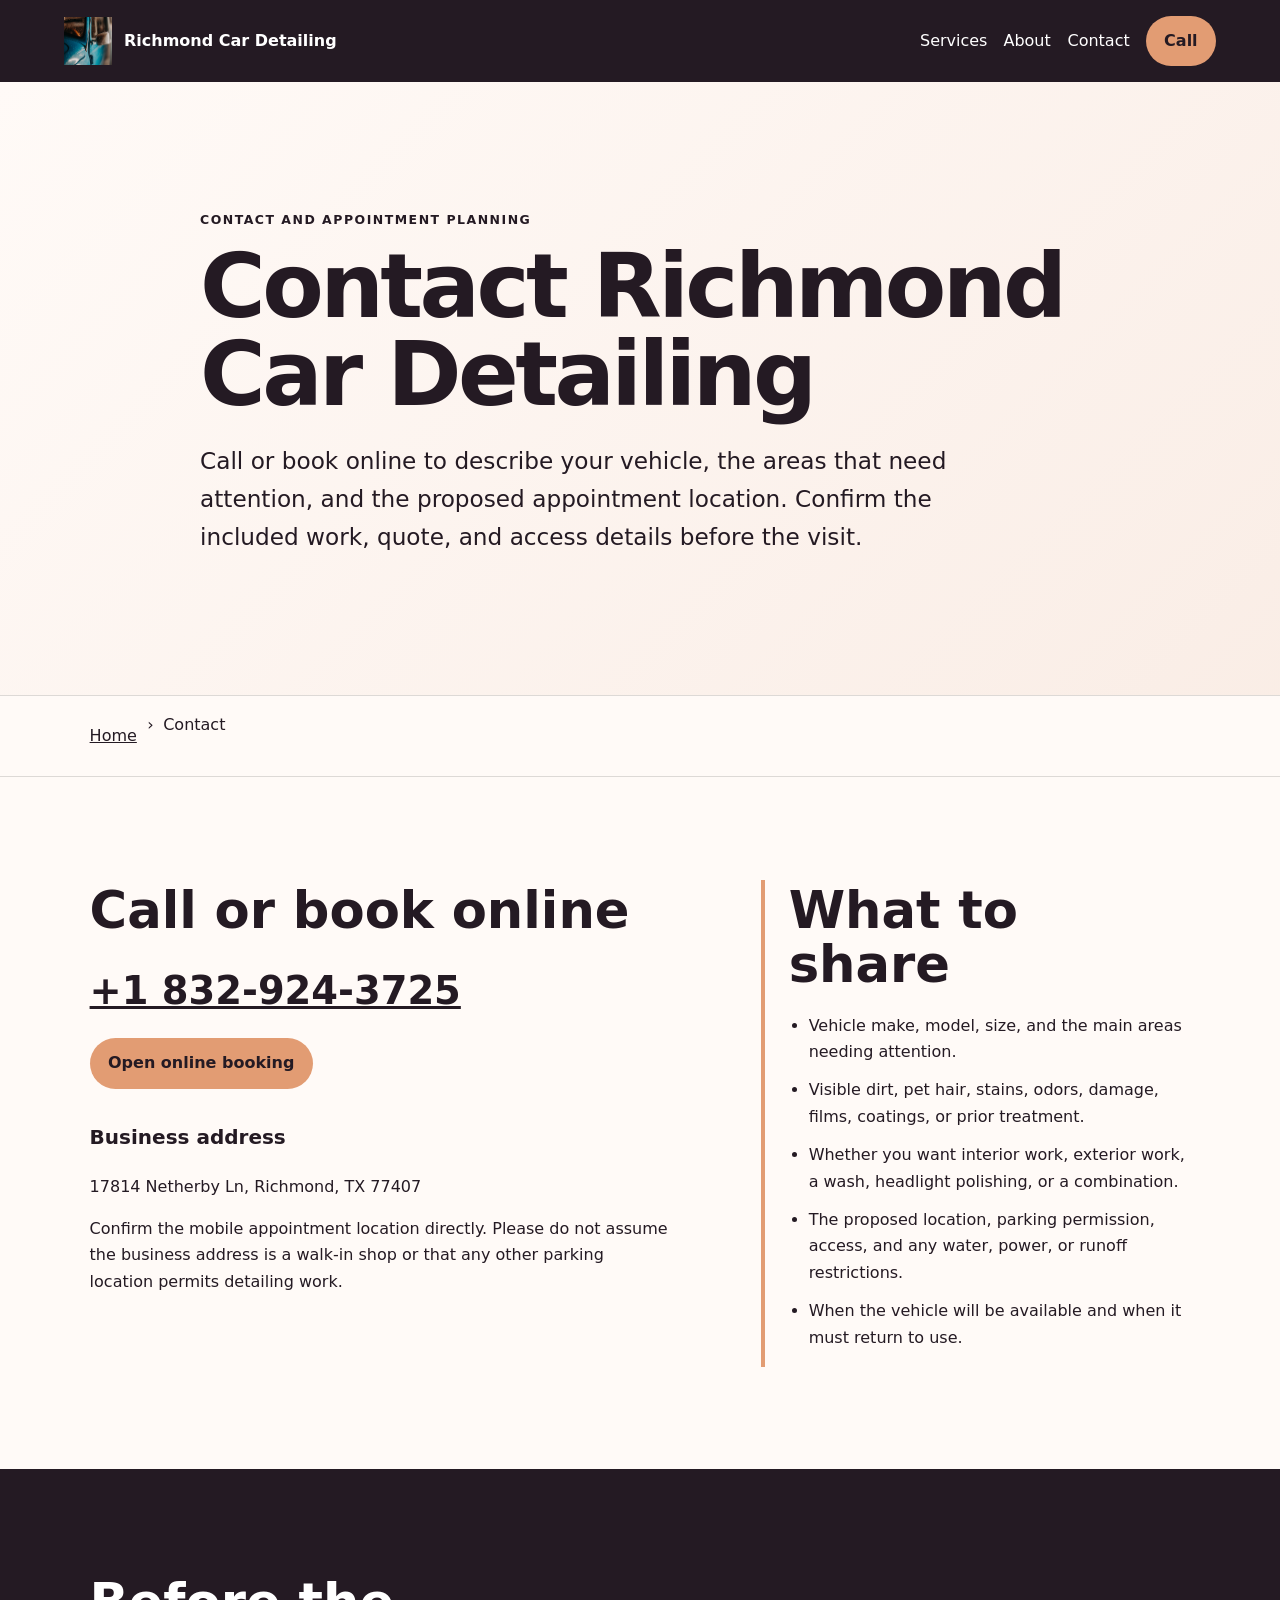
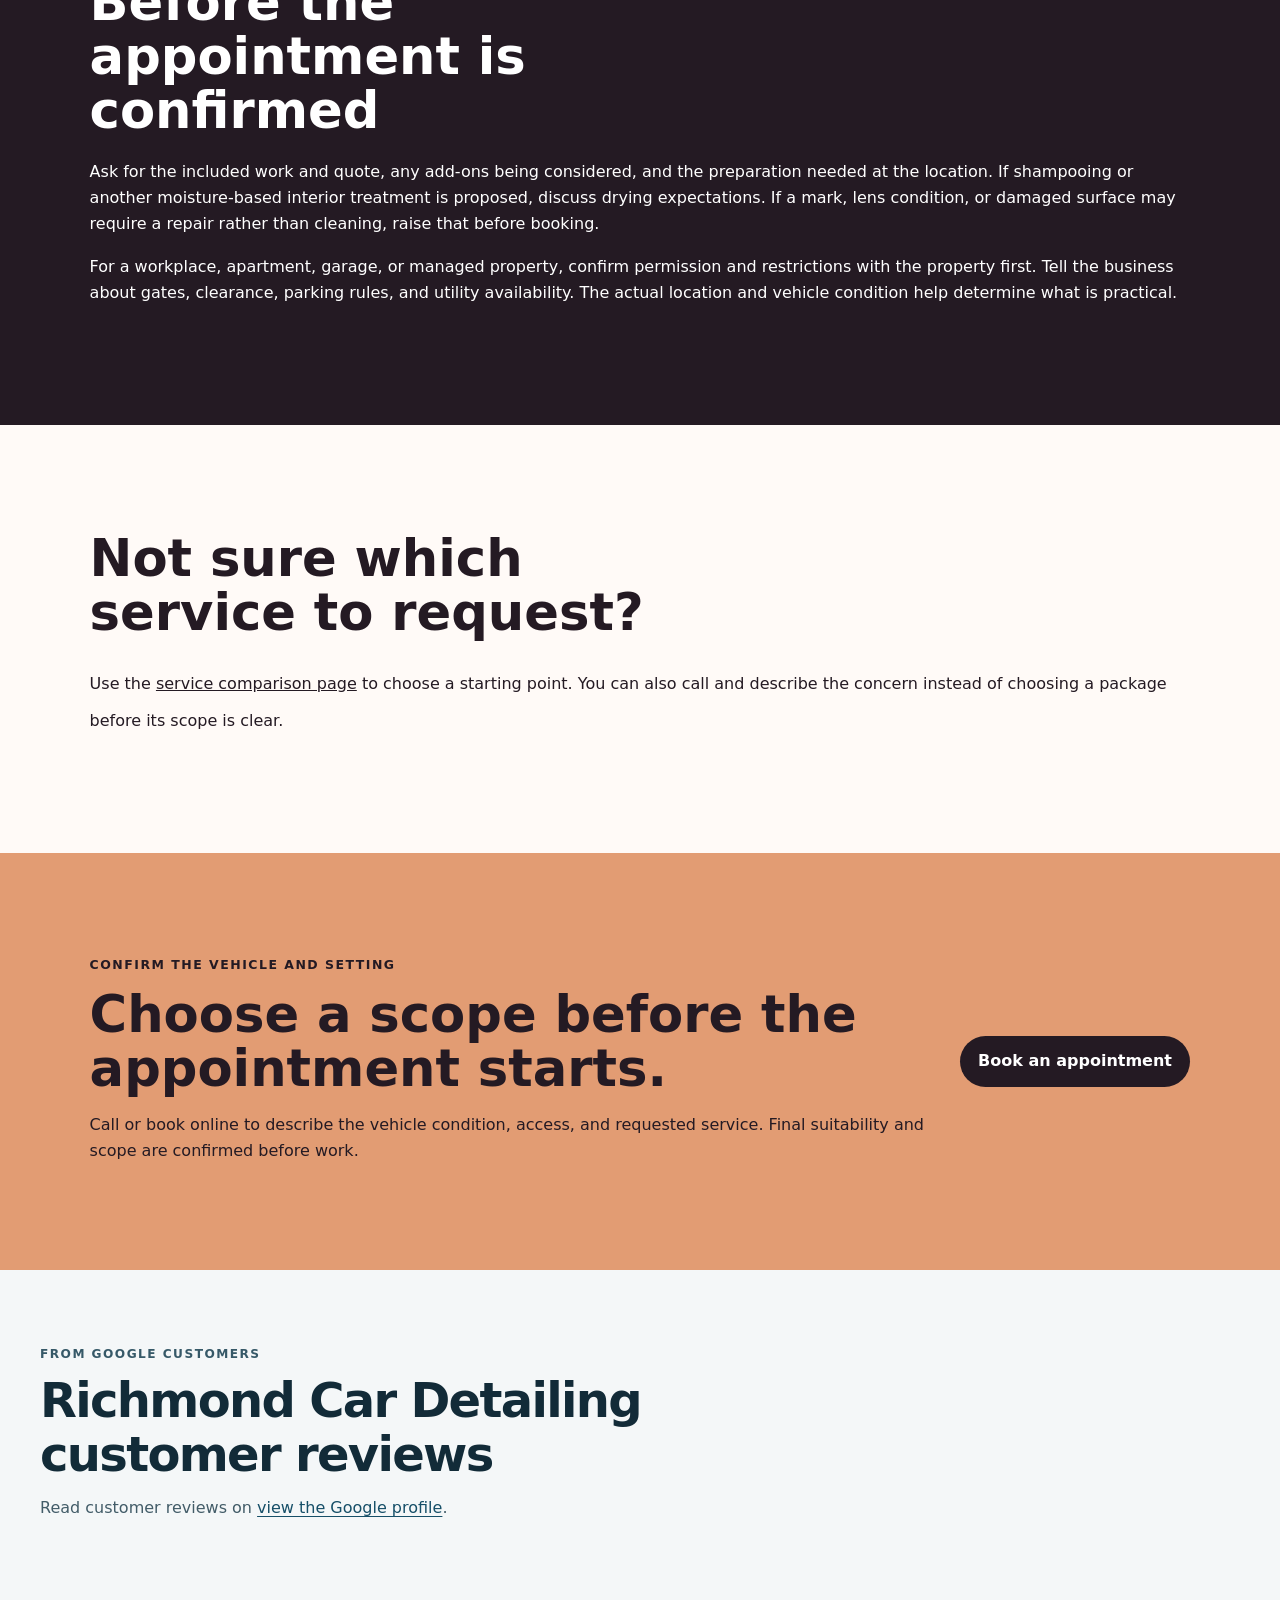
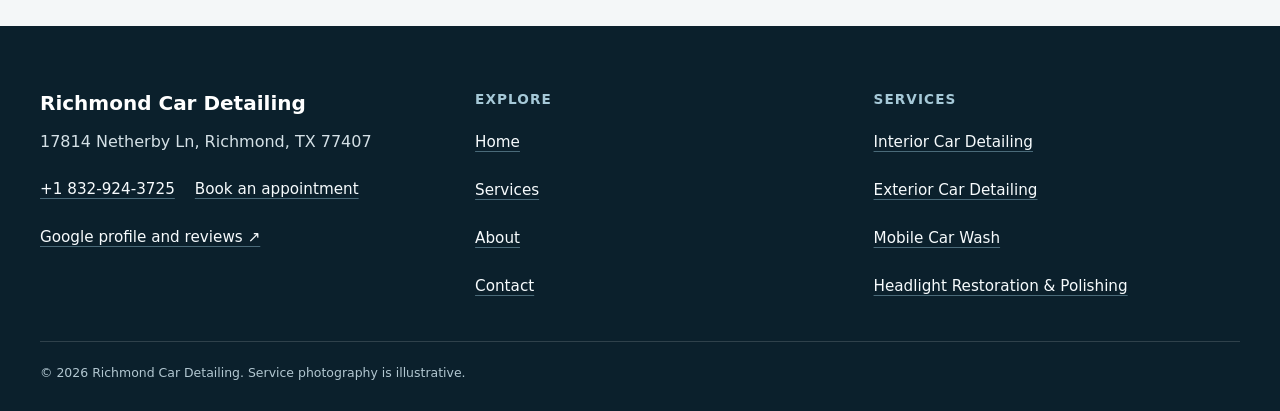
<file: contact/index.html>
<!doctype html>
<html lang="en"><head>
  <meta charset="utf-8"><meta name="viewport" content="width=device-width,initial-scale=1">
  <title>Contact Richmond Car Detailing | Richmond, TX</title>
  <meta name="description" content="Call or book Richmond Car Detailing and confirm vehicle condition, access, and detailing scope in Richmond, TX.">
  <meta name="robots" content="index, follow, max-image-preview:large, max-snippet:-1">
  <link rel="canonical" href="https://richmondcardetailing.shop/contact/">
  <meta property="og:type" content="website"><meta property="og:title" content="Contact Richmond Car Detailing | Richmond, TX">
  <meta property="og:description" content="Call or book Richmond Car Detailing and confirm vehicle condition, access, and detailing scope in Richmond, TX."><meta property="og:url" content="https://richmondcardetailing.shop/contact/">
  <meta property="og:image" content="https://richmondcardetailing.shop/assets/hero-blue-water.jpg"><meta name="twitter:card" content="summary_large_image">
  <link rel="icon" href="/assets/favicon.svg"><link rel="stylesheet" href="/seo-pages.css"><script type="application/ld+json">{
  "@context": "https://schema.org",
  "@graph": [
    {
      "@type": "BreadcrumbList",
      "@id": "https://richmondcardetailing.shop/contact/#breadcrumb",
      "itemListElement": [
        {
          "@type": "ListItem",
          "position": 1,
          "name": "Home",
          "item": "https://richmondcardetailing.shop/"
        },
        {
          "@type": "ListItem",
          "position": 2,
          "name": "Contact Richmond Car Detailing | Richmond, TX",
          "item": "https://richmondcardetailing.shop/contact/"
        }
      ]
    },
    {
      "@type": "WebPage",
      "@id": "https://richmondcardetailing.shop/contact/#webpage",
      "url": "https://richmondcardetailing.shop/contact/",
      "name": "Contact Richmond Car Detailing | Richmond, TX",
      "description": "Call or book Richmond Car Detailing and confirm vehicle condition, access, and detailing scope in Richmond, TX.",
      "breadcrumb": {
        "@id": "https://richmondcardetailing.shop/contact/#breadcrumb"
      },
      "isPartOf": {
        "@id": "https://richmondcardetailing.shop/#website"
      },
      "about": {
        "@id": "https://richmondcardetailing.shop/#business"
      }
    },
    {
      "@type": "ImageObject",
      "@id": "https://richmondcardetailing.shop/contact/#primaryimage",
      "contentUrl": "https://richmondcardetailing.shop/assets/hero-blue-water.jpg",
      "caption": "Illustrative detailing artwork for Richmond Car Detailing",
      "representativeOfPage": true
    }
  ]
}</script>
<link rel="stylesheet" href="/portfolio-components.css">
</head><body style="--pilot-accent:#e29c73;--pilot-dark:#241a23;--pilot-paper:#fffaf7">
<a class="skip-link" href="#content">Skip to content</a>
<header class="pilot-header"><a class="pilot-brand" href="/"><img src="/assets/hero-blue-water.jpg" width="48" height="48" alt=""><span>Richmond Car Detailing</span></a>
<nav aria-label="Primary navigation"><a href="/services/">Services</a><a href="/about/">About</a><a href="/contact/">Contact</a><a class="pilot-call" href="tel:+18329243725">Call</a></nav></header>
<main id="content"><section class="pilot-hero text-only"><div><p class="eyebrow">Contact and appointment planning</p><h1>Contact Richmond Car Detailing</h1><p class="pilot-answer">Call or book online to describe your vehicle, the areas that need attention, and the proposed appointment location. Confirm the included work, quote, and access details before the visit.</p></div></section><nav class="breadcrumbs" aria-label="Breadcrumb"><a href="/">Home</a><span>›</span><span>Contact</span></nav>
<section class="pilot-section pilot-grid"><div><h2>Call or book online</h2><p><a class="large-link" href="tel:+18329243725">+1 832-924-3725</a></p><p><a class="pilot-button" href="/scheduling">Open online booking</a></p><h3>Business address</h3><p>17814 Netherby Ln, Richmond, TX 77407</p><p>Confirm the mobile appointment location directly. Please do not assume the business address is a walk-in shop or that any other parking location permits detailing work.</p></div><aside><h2>What to share</h2><ul class="checklist"><li>Vehicle make, model, size, and the main areas needing attention.</li><li>Visible dirt, pet hair, stains, odors, damage, films, coatings, or prior treatment.</li><li>Whether you want interior work, exterior work, a wash, headlight polishing, or a combination.</li><li>The proposed location, parking permission, access, and any water, power, or runoff restrictions.</li><li>When the vehicle will be available and when it must return to use.</li></ul></aside></section>
<section class="pilot-section tone"><h2>Before the appointment is confirmed</h2><p>Ask for the included work and quote, any add-ons being considered, and the preparation needed at the location. If shampooing or another moisture-based interior treatment is proposed, discuss drying expectations. If a mark, lens condition, or damaged surface may require a repair rather than cleaning, raise that before booking.</p><p>For a workplace, apartment, garage, or managed property, confirm permission and restrictions with the property first. Tell the business about gates, clearance, parking rules, and utility availability. The actual location and vehicle condition help determine what is practical.</p></section>
<section class="pilot-section"><h2>Not sure which service to request?</h2><p>Use the <a href="/services/">service comparison page</a> to choose a starting point. You can also call and describe the concern instead of choosing a package before its scope is clear.</p></section>
<section class="pilot-cta"><div><p class="eyebrow">Confirm the vehicle and setting</p><h2>Choose a scope before the appointment starts.</h2><p>Call or book online to describe the vehicle condition, access, and requested service. Final suitability and scope are confirmed before work.</p></div><a class="pilot-button" href="/scheduling">Book an appointment</a></section>
<!-- PORTFOLIO-REVIEWS:START --><section class="portfolio-reviews" aria-labelledby="portfolio-reviews-title"><div class="portfolio-reviews__heading"><div><p class="portfolio-reviews__kicker">From Google customers</p><h2 id="portfolio-reviews-title">Richmond Car Detailing customer reviews</h2><p class="portfolio-reviews__intro">Read customer reviews on <a href="https://www.google.com/maps?cid=7741403966815786694" target="_blank" rel="noopener noreferrer">view the Google profile</a>.</p></div></div></section><!-- PORTFOLIO-REVIEWS:END -->
</main><footer class="portfolio-footer"><div class="portfolio-footer__grid"><div><strong class="portfolio-footer__name">Richmond Car Detailing</strong><address>17814 Netherby Ln, Richmond, TX 77407</address><div class="portfolio-footer__contact"><a href="tel:+18329243725">+1 832-924-3725</a><a href="/scheduling">Book an appointment</a></div><a href="https://www.google.com/maps?cid=7741403966815786694" target="_blank" rel="noopener noreferrer">Google profile and reviews ↗</a></div><div><h2>Explore</h2><nav aria-label="Footer navigation"><a href="/">Home</a><a href="/services/">Services</a><a href="/about/">About</a><a href="/contact/">Contact</a></nav></div><div><h2>Services</h2><nav aria-label="Service pages"><a href="/services/interior-car-detailing/">Interior Car Detailing</a><a href="/services/exterior-car-detailing/">Exterior Car Detailing</a><a href="/services/mobile-car-wash/">Mobile Car Wash</a><a href="/services/headlight-restoration/">Headlight Restoration &amp; Polishing</a></nav></div></div><p class="portfolio-footer__bottom">© <span id="year">2026</span> Richmond Car Detailing. Service photography is illustrative.</p></footer>
<script src="/portfolio-components.js" defer></script>
</body></html>
</file>
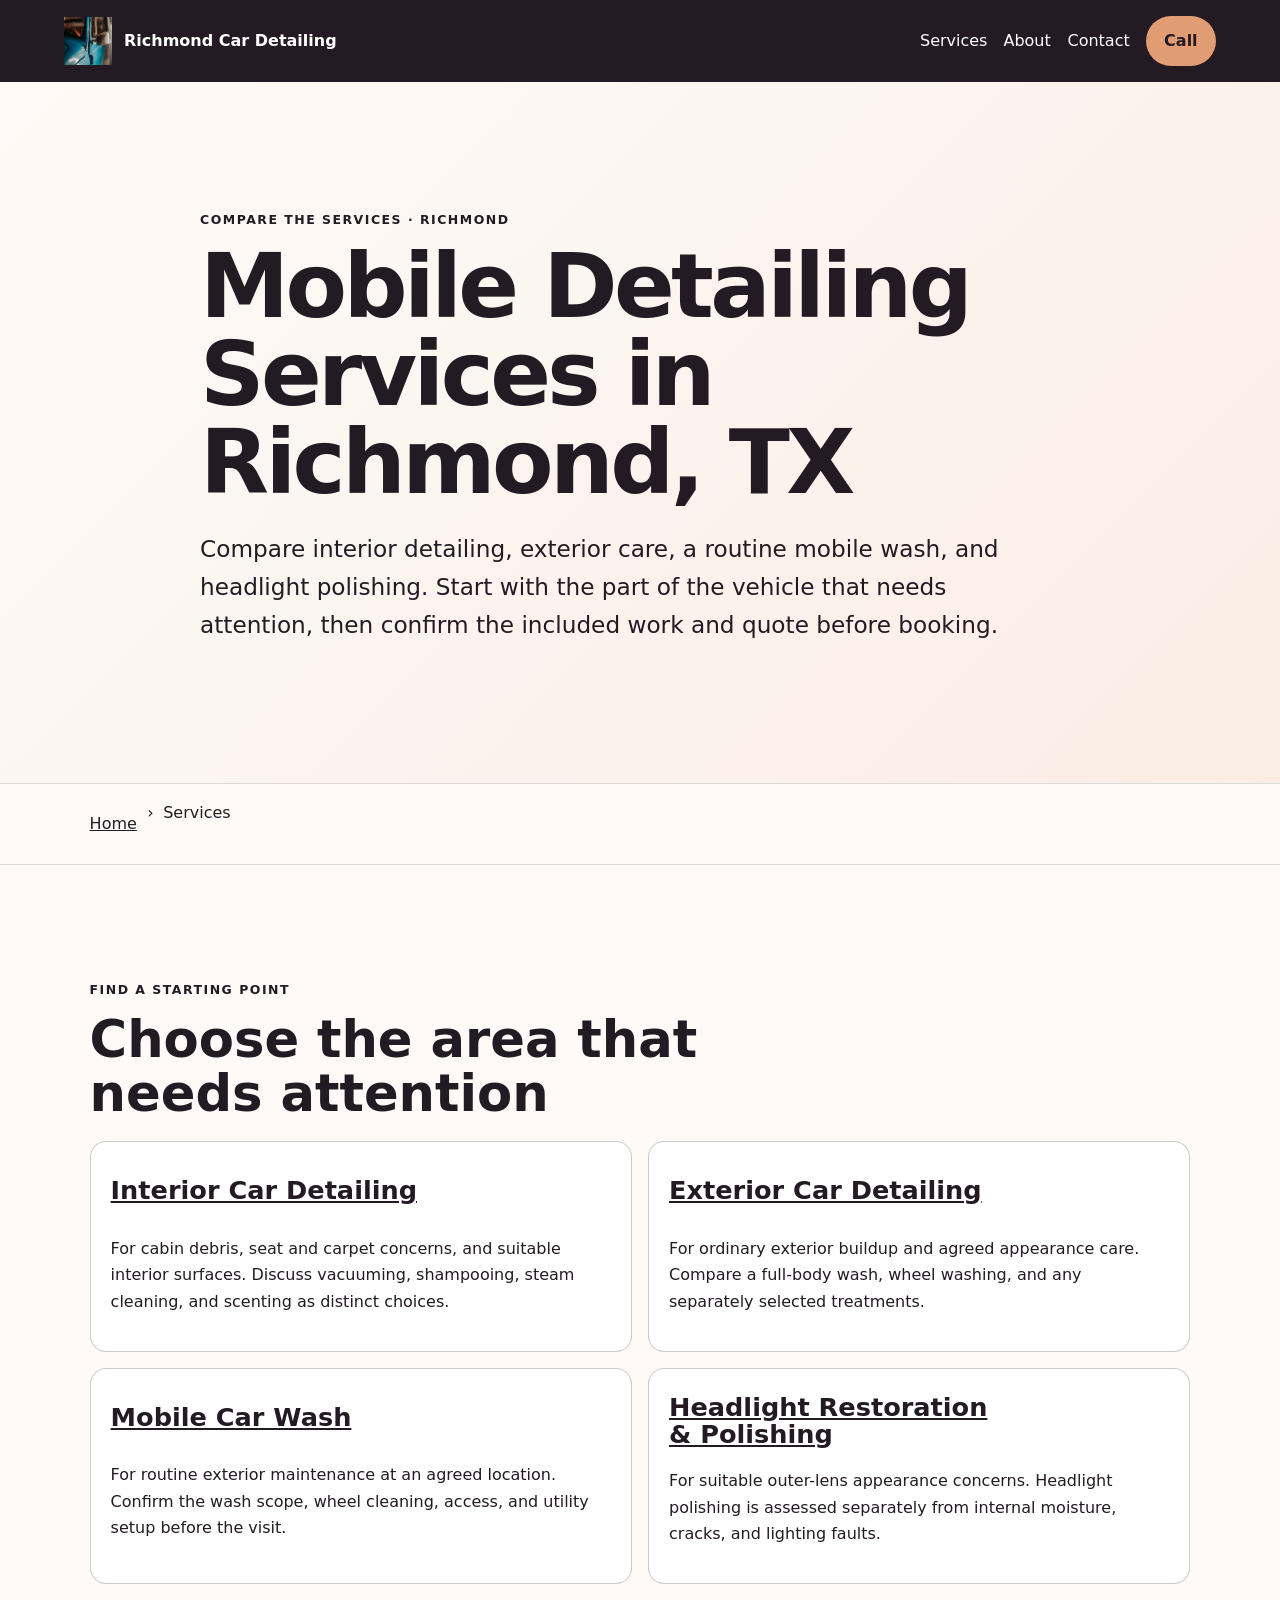
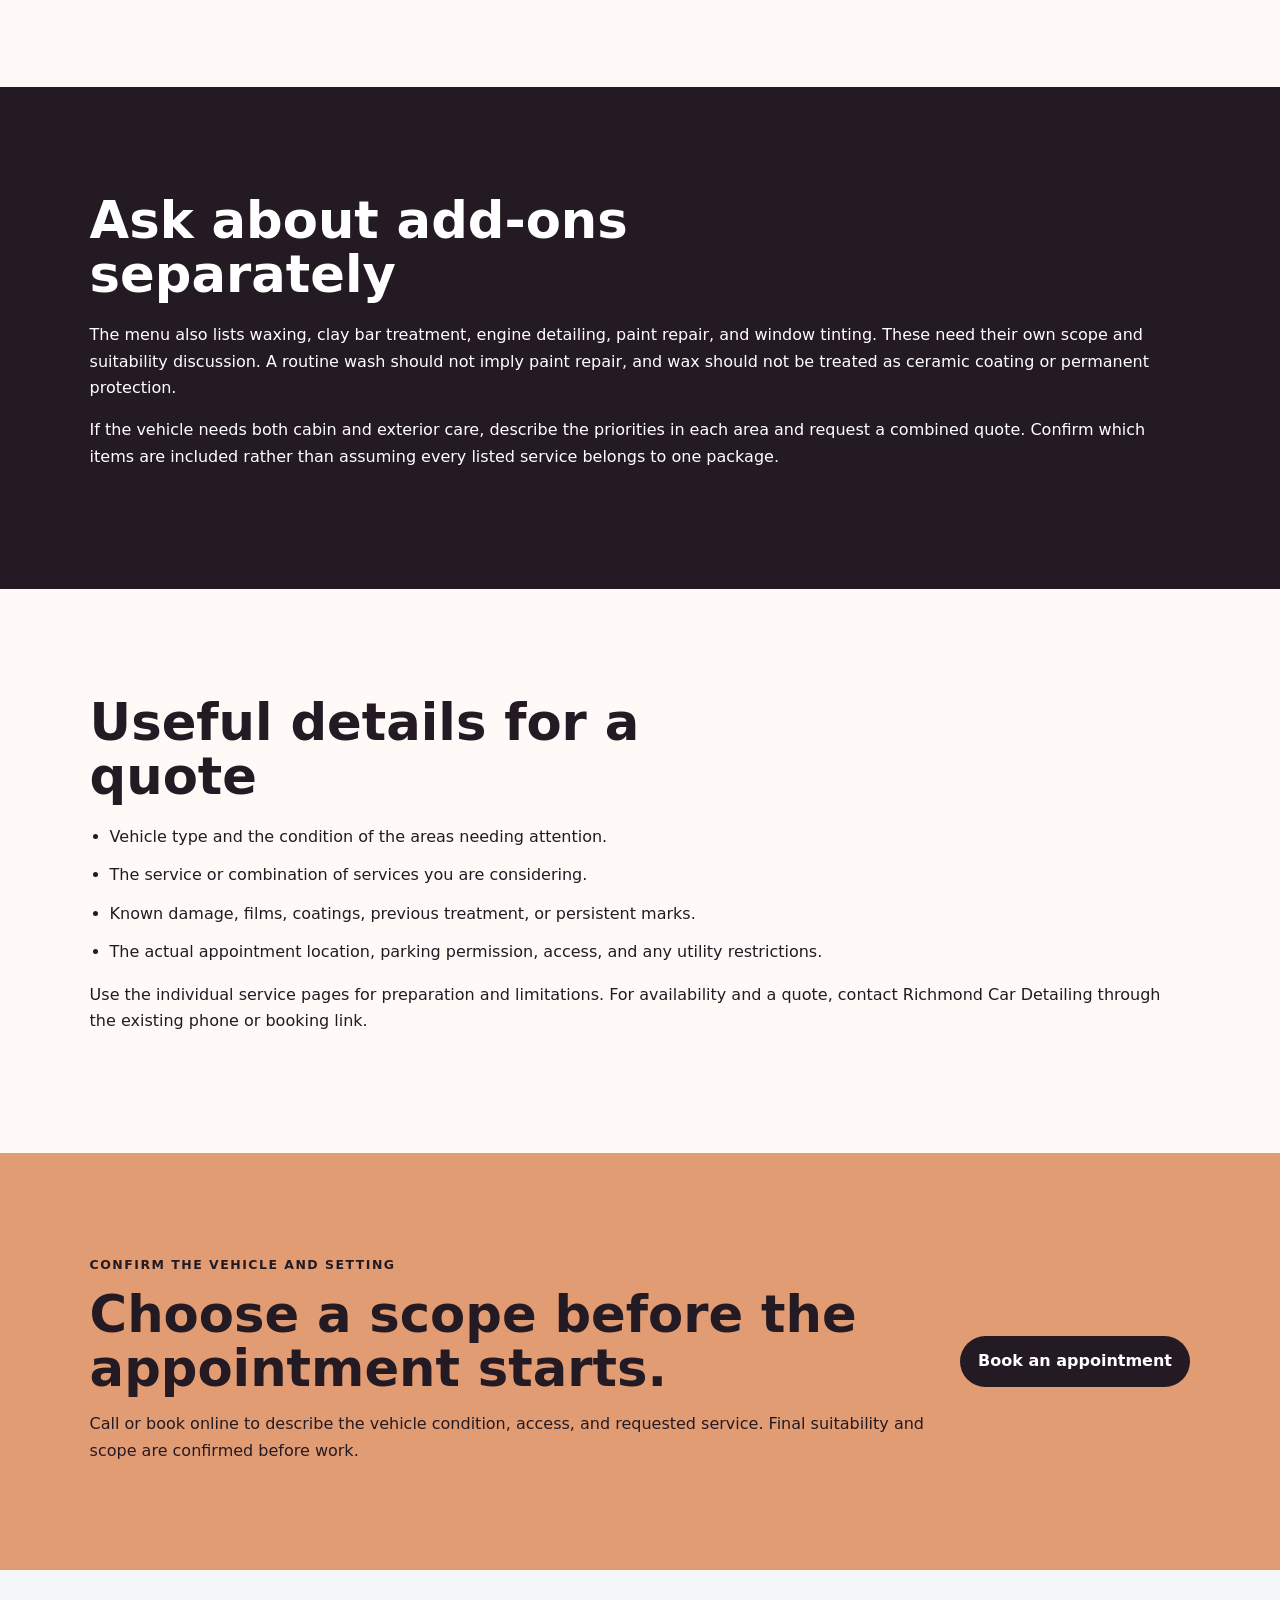
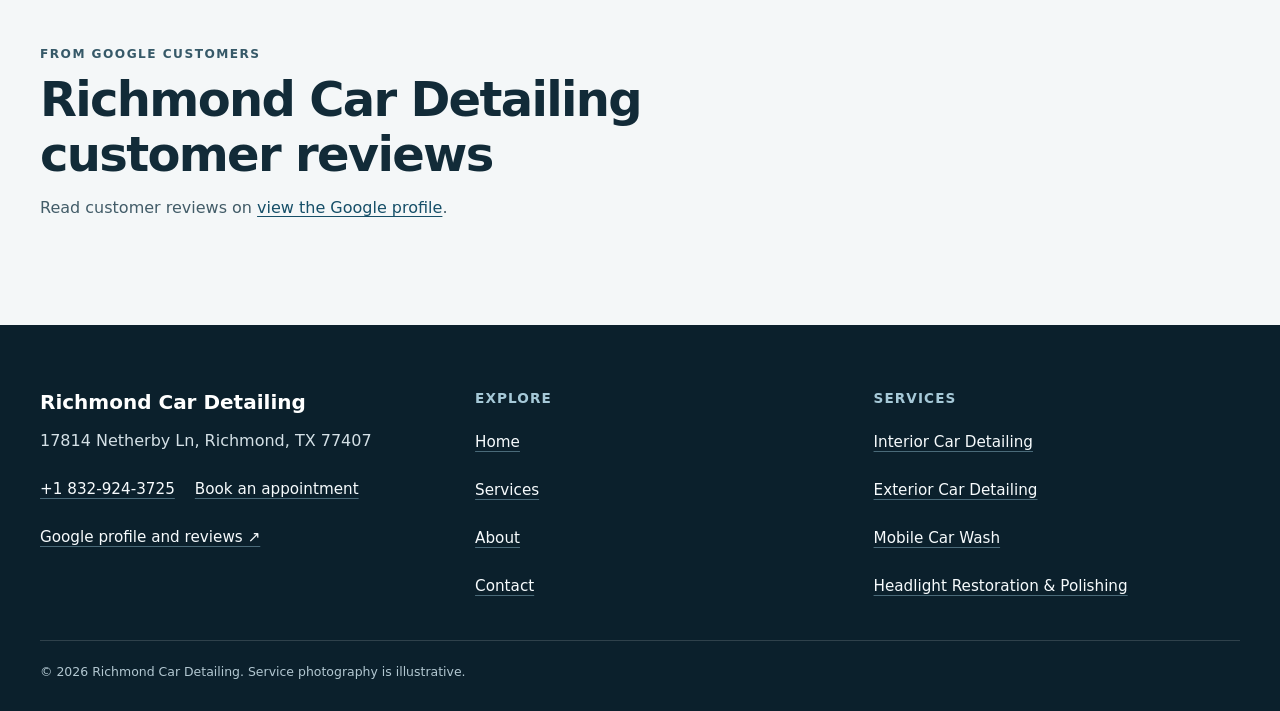
<file: services/index.html>
<!doctype html>
<html lang="en"><head>
  <meta charset="utf-8"><meta name="viewport" content="width=device-width,initial-scale=1">
  <title>Mobile Detailing Services in Richmond, TX | Richmond Car Detailing</title>
  <meta name="description" content="Compare documented mobile detailing choices from Richmond Car Detailing in Richmond, TX, including preparation, access, and scope boundaries.">
  <meta name="robots" content="index, follow, max-image-preview:large, max-snippet:-1">
  <link rel="canonical" href="https://richmondcardetailing.shop/services/">
  <meta property="og:type" content="website"><meta property="og:title" content="Mobile Detailing Services in Richmond, TX | Richmond Car Detailing">
  <meta property="og:description" content="Compare documented mobile detailing choices from Richmond Car Detailing in Richmond, TX, including preparation, access, and scope boundaries."><meta property="og:url" content="https://richmondcardetailing.shop/services/">
  <meta property="og:image" content="https://richmondcardetailing.shop/assets/hero-blue-water.jpg"><meta name="twitter:card" content="summary_large_image">
  <link rel="icon" href="/assets/favicon.svg"><link rel="stylesheet" href="/seo-pages.css"><script type="application/ld+json">{
  "@context": "https://schema.org",
  "@graph": [
    {
      "@type": "BreadcrumbList",
      "@id": "https://richmondcardetailing.shop/services/#breadcrumb",
      "itemListElement": [
        {
          "@type": "ListItem",
          "position": 1,
          "name": "Home",
          "item": "https://richmondcardetailing.shop/"
        },
        {
          "@type": "ListItem",
          "position": 2,
          "name": "Services",
          "item": "https://richmondcardetailing.shop/services/"
        }
      ]
    },
    {
      "@type": "WebPage",
      "@id": "https://richmondcardetailing.shop/services/#webpage",
      "url": "https://richmondcardetailing.shop/services/",
      "name": "Mobile Detailing Services in Richmond, TX | Richmond Car Detailing",
      "description": "Compare documented mobile detailing choices from Richmond Car Detailing in Richmond, TX, including preparation, access, and scope boundaries.",
      "breadcrumb": {
        "@id": "https://richmondcardetailing.shop/services/#breadcrumb"
      },
      "isPartOf": {
        "@id": "https://richmondcardetailing.shop/#website"
      },
      "about": {
        "@id": "https://richmondcardetailing.shop/#business"
      }
    },
    {
      "@type": "ImageObject",
      "@id": "https://richmondcardetailing.shop/services/#primaryimage",
      "contentUrl": "https://richmondcardetailing.shop/assets/hero-blue-water.jpg",
      "caption": "Illustrative detailing artwork for Richmond Car Detailing",
      "representativeOfPage": true
    }
  ]
}</script>
<link rel="stylesheet" href="/portfolio-components.css">
</head><body style="--pilot-accent:#e29c73;--pilot-dark:#241a23;--pilot-paper:#fffaf7">
<a class="skip-link" href="#content">Skip to content</a>
<header class="pilot-header"><a class="pilot-brand" href="/"><img src="/assets/hero-blue-water.jpg" width="48" height="48" alt=""><span>Richmond Car Detailing</span></a>
<nav aria-label="Primary navigation"><a href="/services/">Services</a><a href="/about/">About</a><a href="/contact/">Contact</a><a class="pilot-call" href="tel:+18329243725">Call</a></nav></header>
<main id="content"><section class="pilot-hero text-only"><div><p class="eyebrow">Compare the services · Richmond</p><h1>Mobile Detailing Services in Richmond, TX</h1><p class="pilot-answer">Compare interior detailing, exterior care, a routine mobile wash, and headlight polishing. Start with the part of the vehicle that needs attention, then confirm the included work and quote before booking.</p></div></section>
<nav class="breadcrumbs" aria-label="Breadcrumb"><a href="/">Home</a><span>›</span><span>Services</span></nav>
<section class="pilot-section"><p class="eyebrow">Find a starting point</p><h2>Choose the area that needs attention</h2><div class="service-cards"><article><h2><a href="/services/interior-car-detailing/">Interior Car Detailing</a></h2><p>For cabin debris, seat and carpet concerns, and suitable interior surfaces. Discuss vacuuming, shampooing, steam cleaning, and scenting as distinct choices.</p></article><article><h2><a href="/services/exterior-car-detailing/">Exterior Car Detailing</a></h2><p>For ordinary exterior buildup and agreed appearance care. Compare a full-body wash, wheel washing, and any separately selected treatments.</p></article><article><h2><a href="/services/mobile-car-wash/">Mobile Car Wash</a></h2><p>For routine exterior maintenance at an agreed location. Confirm the wash scope, wheel cleaning, access, and utility setup before the visit.</p></article><article><h2><a href="/services/headlight-restoration/">Headlight Restoration &amp; Polishing</a></h2><p>For suitable outer-lens appearance concerns. Headlight polishing is assessed separately from internal moisture, cracks, and lighting faults.</p></article></div></section>
<section class="pilot-section tone"><h2>Ask about add-ons separately</h2><p>The menu also lists waxing, clay bar treatment, engine detailing, paint repair, and window tinting. These need their own scope and suitability discussion. A routine wash should not imply paint repair, and wax should not be treated as ceramic coating or permanent protection.</p><p>If the vehicle needs both cabin and exterior care, describe the priorities in each area and request a combined quote. Confirm which items are included rather than assuming every listed service belongs to one package.</p></section>
<section class="pilot-section"><h2>Useful details for a quote</h2><ul class="checklist"><li>Vehicle type and the condition of the areas needing attention.</li><li>The service or combination of services you are considering.</li><li>Known damage, films, coatings, previous treatment, or persistent marks.</li><li>The actual appointment location, parking permission, access, and any utility restrictions.</li></ul><p>Use the individual service pages for preparation and limitations. For availability and a quote, contact Richmond Car Detailing through the existing phone or booking link.</p></section>
<section class="pilot-cta"><div><p class="eyebrow">Confirm the vehicle and setting</p><h2>Choose a scope before the appointment starts.</h2><p>Call or book online to describe the vehicle condition, access, and requested service. Final suitability and scope are confirmed before work.</p></div><a class="pilot-button" href="/scheduling">Book an appointment</a></section>
<!-- PORTFOLIO-REVIEWS:START --><section class="portfolio-reviews" aria-labelledby="portfolio-reviews-title"><div class="portfolio-reviews__heading"><div><p class="portfolio-reviews__kicker">From Google customers</p><h2 id="portfolio-reviews-title">Richmond Car Detailing customer reviews</h2><p class="portfolio-reviews__intro">Read customer reviews on <a href="https://www.google.com/maps?cid=7741403966815786694" target="_blank" rel="noopener noreferrer">view the Google profile</a>.</p></div></div></section><!-- PORTFOLIO-REVIEWS:END -->
</main><footer class="portfolio-footer"><div class="portfolio-footer__grid"><div><strong class="portfolio-footer__name">Richmond Car Detailing</strong><address>17814 Netherby Ln, Richmond, TX 77407</address><div class="portfolio-footer__contact"><a href="tel:+18329243725">+1 832-924-3725</a><a href="/scheduling">Book an appointment</a></div><a href="https://www.google.com/maps?cid=7741403966815786694" target="_blank" rel="noopener noreferrer">Google profile and reviews ↗</a></div><div><h2>Explore</h2><nav aria-label="Footer navigation"><a href="/">Home</a><a href="/services/">Services</a><a href="/about/">About</a><a href="/contact/">Contact</a></nav></div><div><h2>Services</h2><nav aria-label="Service pages"><a href="/services/interior-car-detailing/">Interior Car Detailing</a><a href="/services/exterior-car-detailing/">Exterior Car Detailing</a><a href="/services/mobile-car-wash/">Mobile Car Wash</a><a href="/services/headlight-restoration/">Headlight Restoration &amp; Polishing</a></nav></div></div><p class="portfolio-footer__bottom">© <span id="year">2026</span> Richmond Car Detailing. Service photography is illustrative.</p></footer>
<script src="/portfolio-components.js" defer></script>
</body></html>
</file>
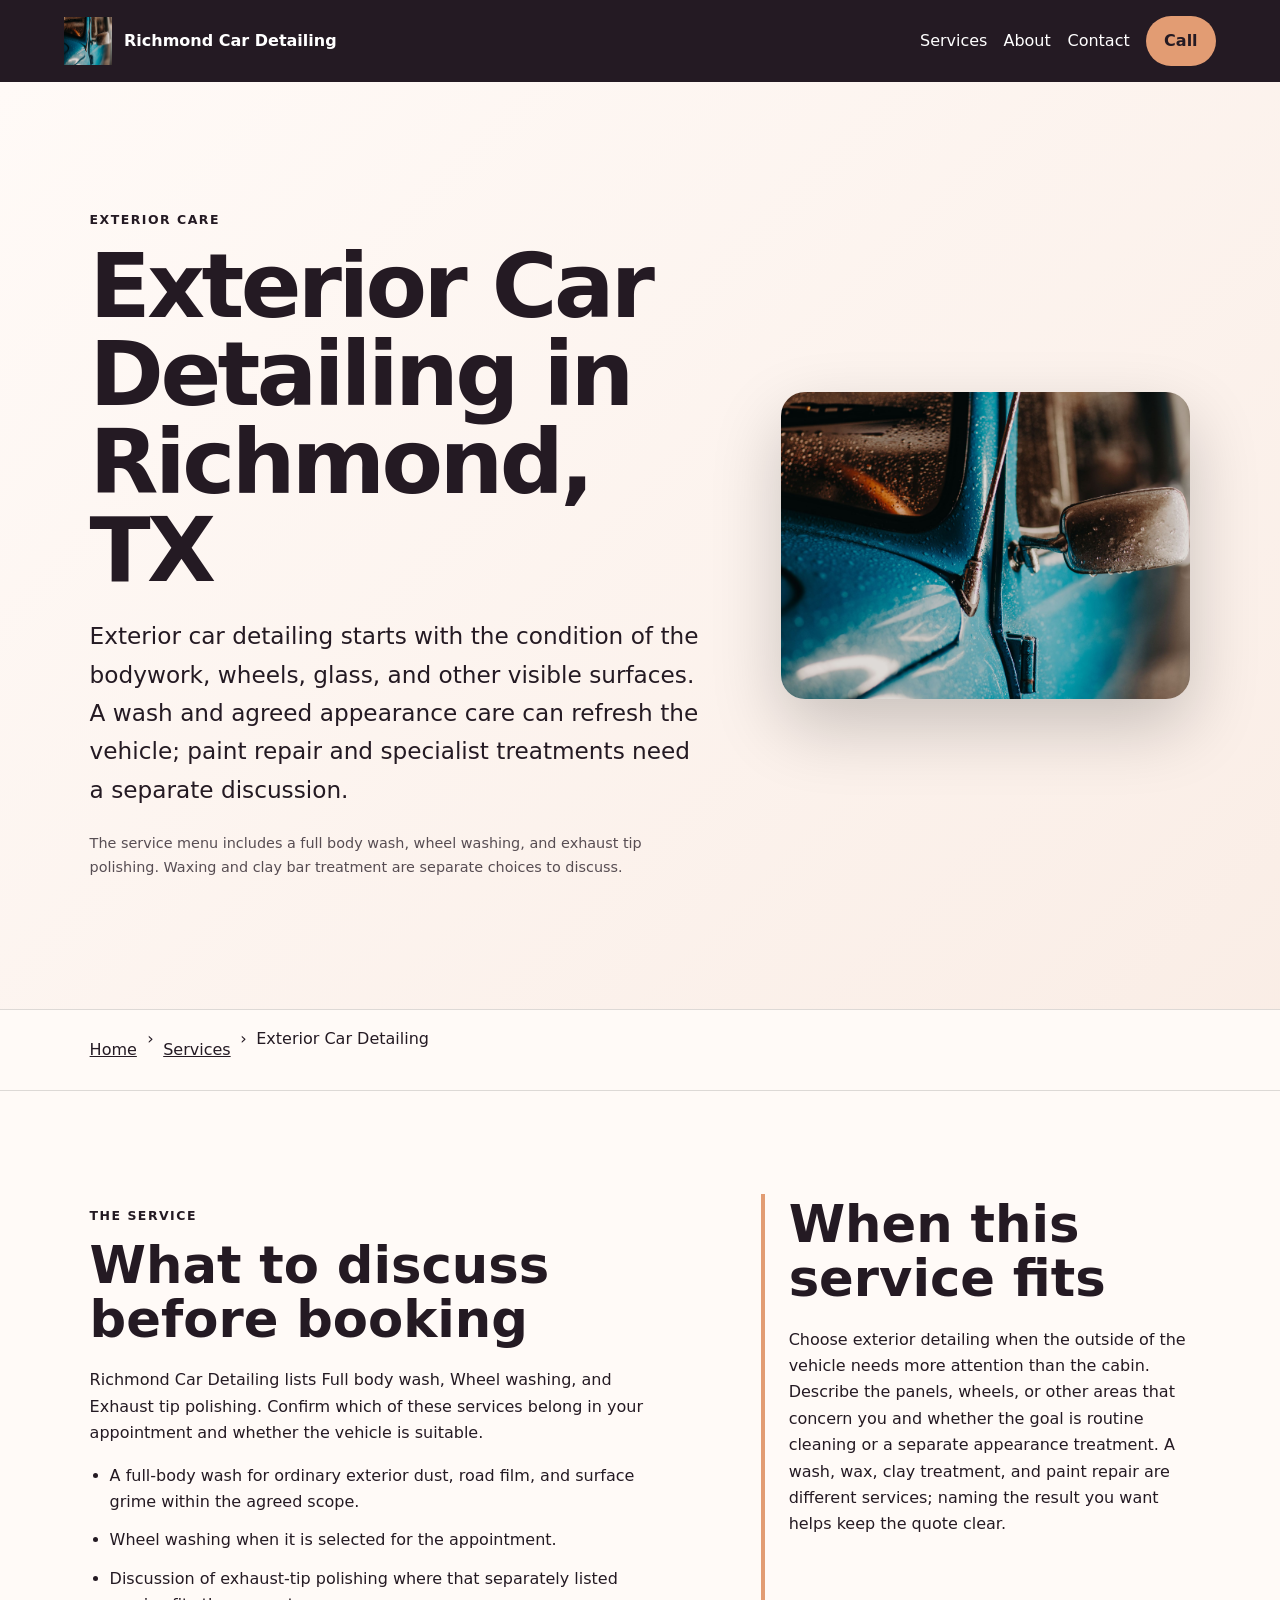
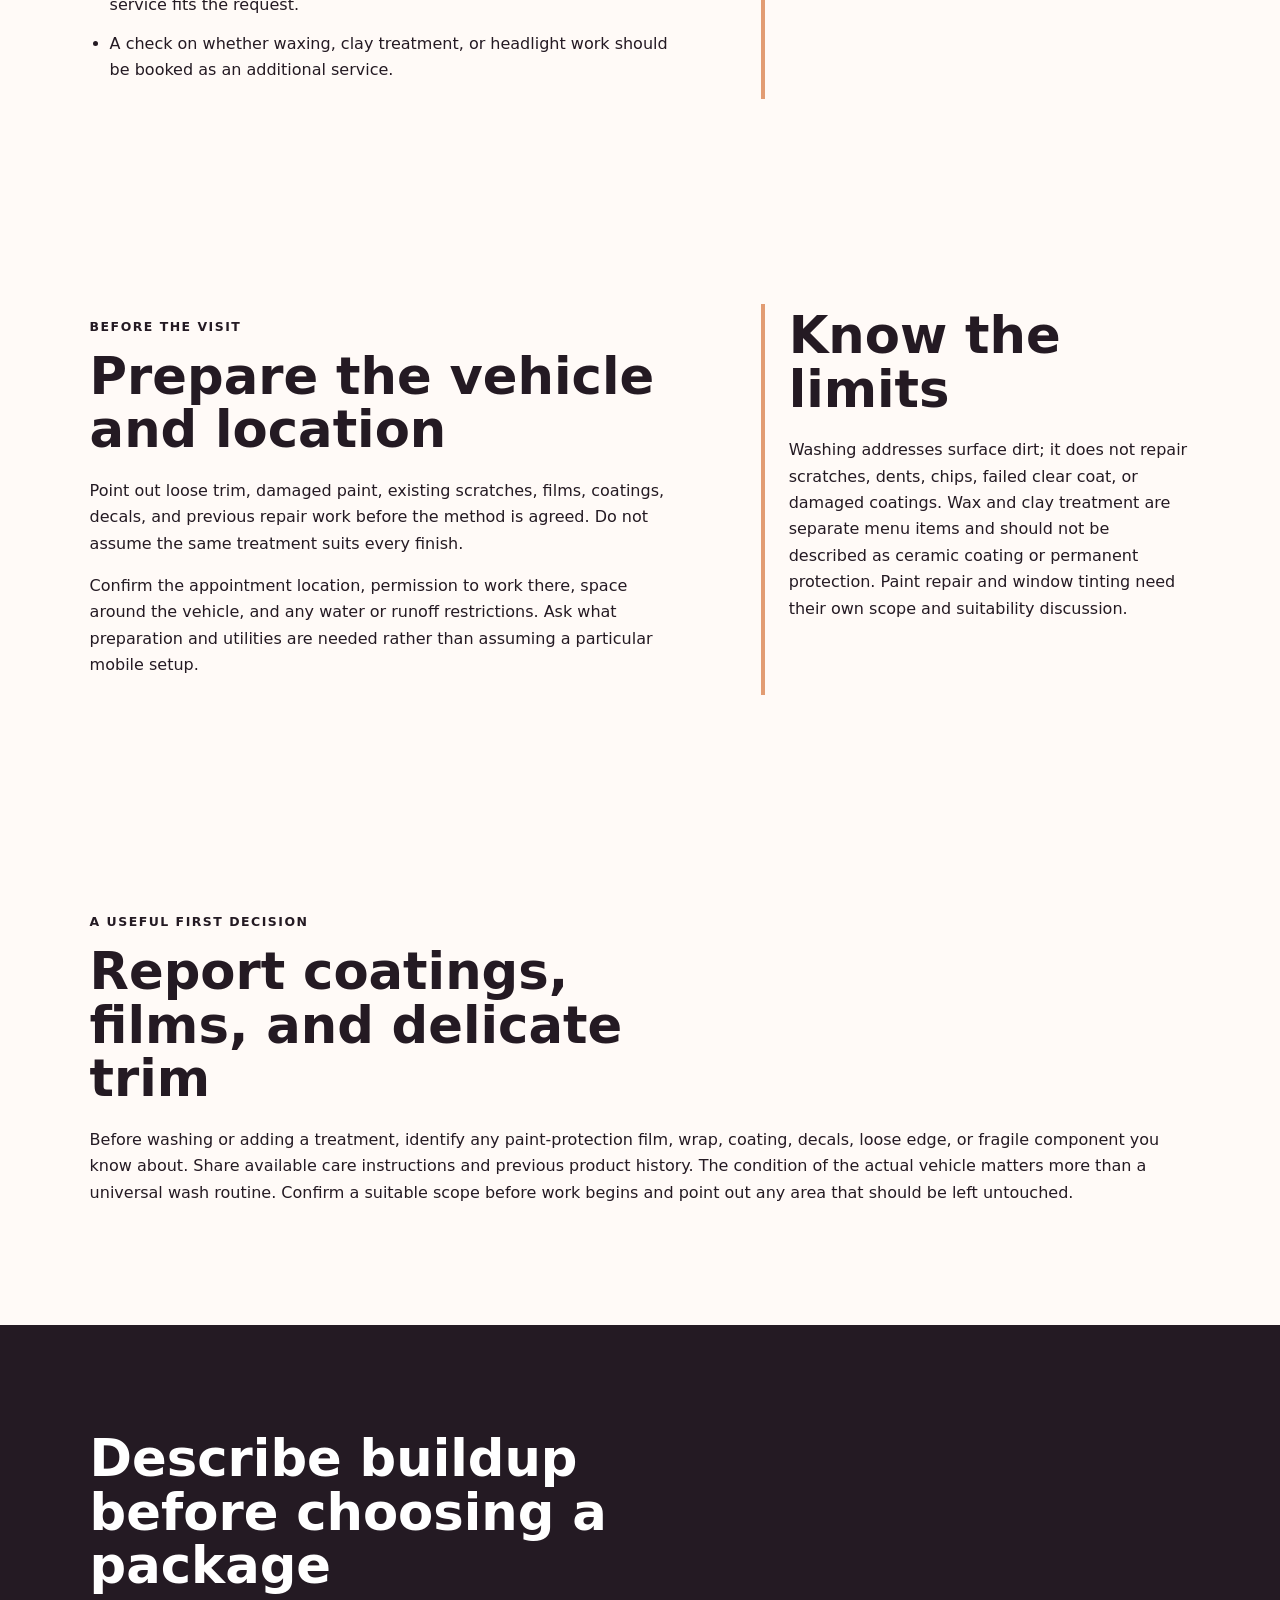
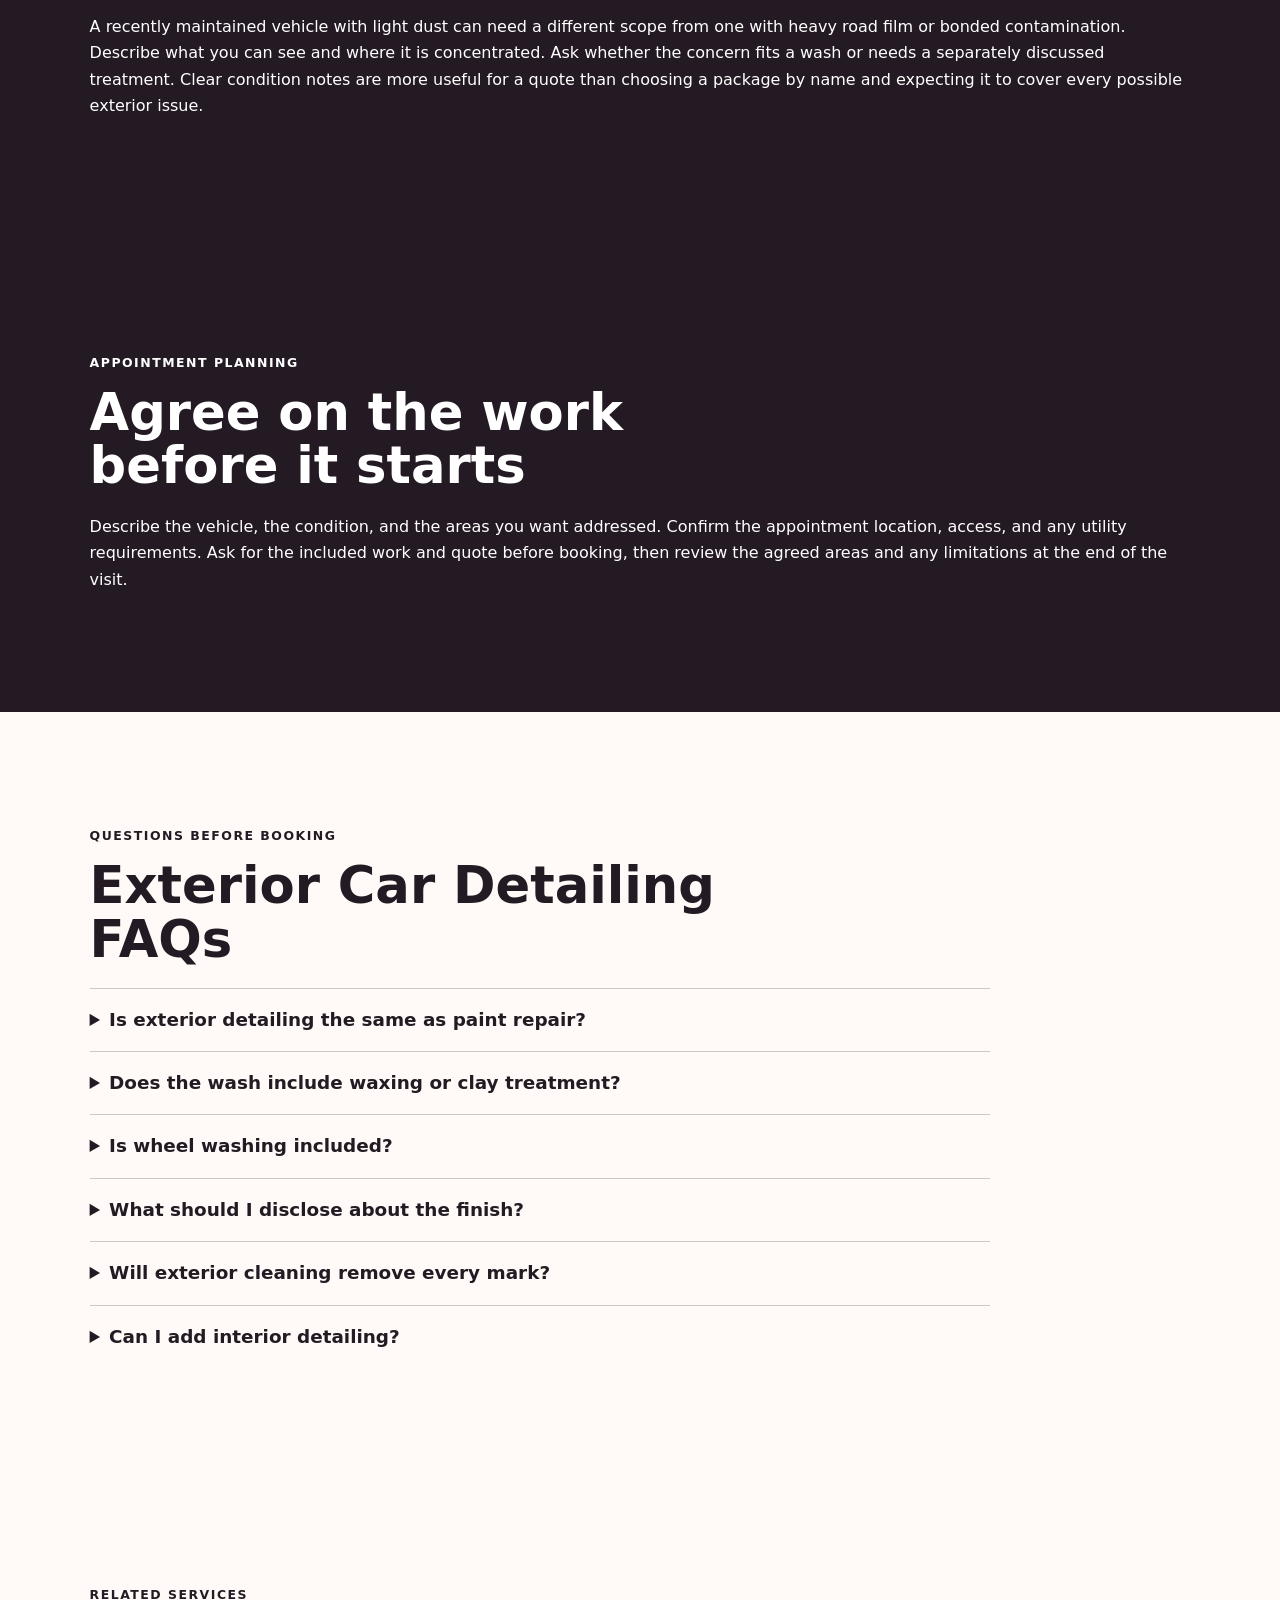
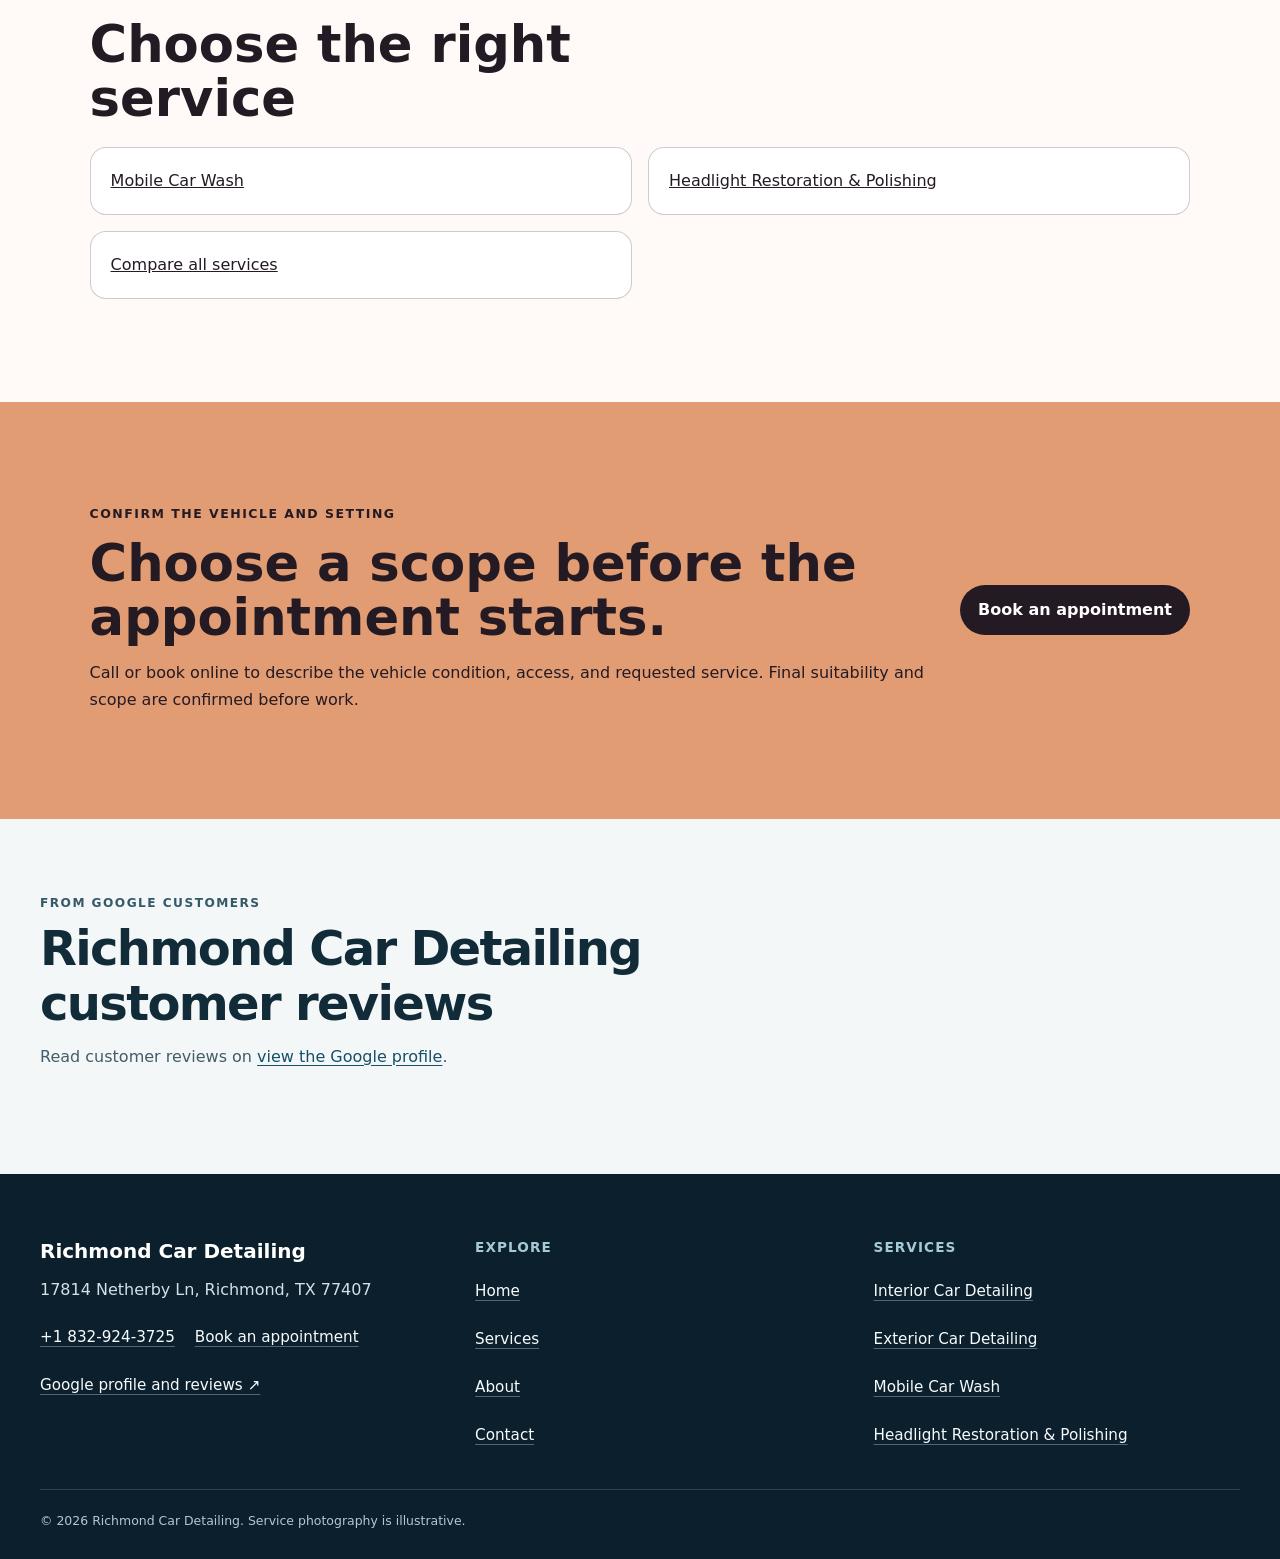
<file: services/exterior-car-detailing/index.html>
<!doctype html>
<html lang="en"><head>
  <meta charset="utf-8"><meta name="viewport" content="width=device-width,initial-scale=1">
  <title>Exterior Car Detailing in Richmond, TX | Richmond Car Detailing</title>
  <meta name="description" content="Plan exterior car detailing with Richmond Car Detailing in Richmond: documented scope, vehicle preparation, access checks, and limitations.">
  <meta name="robots" content="index, follow, max-image-preview:large, max-snippet:-1">
  <link rel="canonical" href="https://richmondcardetailing.shop/services/exterior-car-detailing/">
  <meta property="og:type" content="website"><meta property="og:title" content="Exterior Car Detailing in Richmond, TX | Richmond Car Detailing">
  <meta property="og:description" content="Plan exterior car detailing with Richmond Car Detailing in Richmond: documented scope, vehicle preparation, access checks, and limitations."><meta property="og:url" content="https://richmondcardetailing.shop/services/exterior-car-detailing/">
  <meta property="og:image" content="https://richmondcardetailing.shop/assets/hero-blue-water.jpg"><meta name="twitter:card" content="summary_large_image">
  <link rel="icon" href="/assets/favicon.svg"><link rel="stylesheet" href="/seo-pages.css"><script type="application/ld+json">{
  "@context": "https://schema.org",
  "@graph": [
    {
      "@type": "BreadcrumbList",
      "@id": "https://richmondcardetailing.shop/services/exterior-car-detailing/#breadcrumb",
      "itemListElement": [
        {
          "@type": "ListItem",
          "position": 1,
          "name": "Home",
          "item": "https://richmondcardetailing.shop/"
        },
        {
          "@type": "ListItem",
          "position": 2,
          "name": "Services",
          "item": "https://richmondcardetailing.shop/services/"
        },
        {
          "@type": "ListItem",
          "position": 3,
          "name": "Exterior Car Detailing",
          "item": "https://richmondcardetailing.shop/services/exterior-car-detailing/"
        }
      ]
    },
    {
      "@type": "WebPage",
      "@id": "https://richmondcardetailing.shop/services/exterior-car-detailing/#webpage",
      "url": "https://richmondcardetailing.shop/services/exterior-car-detailing/",
      "name": "Exterior Car Detailing in Richmond, TX | Richmond Car Detailing",
      "description": "Plan exterior car detailing with Richmond Car Detailing in Richmond: documented scope, vehicle preparation, access checks, and limitations.",
      "breadcrumb": {
        "@id": "https://richmondcardetailing.shop/services/exterior-car-detailing/#breadcrumb"
      },
      "isPartOf": {
        "@id": "https://richmondcardetailing.shop/#website"
      },
      "about": {
        "@id": "https://richmondcardetailing.shop/#business"
      }
    },
    {
      "@type": "Service",
      "@id": "https://richmondcardetailing.shop/services/exterior-car-detailing/#service",
      "name": "Exterior Car Detailing",
      "serviceType": "exterior car detailing",
      "url": "https://richmondcardetailing.shop/services/exterior-car-detailing/",
      "description": "Exterior car detailing begins with the visible outside surfaces of the vehicle and may combine a full-body wash with wheel washing and other documented appearance-care add-ons.",
      "provider": {
        "@id": "https://richmondcardetailing.shop/#business"
      },
      "areaServed": {
        "@type": "City",
        "name": "Richmond"
      }
    },
    {
      "@type": "ImageObject",
      "@id": "https://richmondcardetailing.shop/services/exterior-car-detailing/#primaryimage",
      "contentUrl": "https://richmondcardetailing.shop/assets/hero-blue-water.jpg",
      "caption": "Illustrative detailing artwork for Richmond Car Detailing",
      "representativeOfPage": true
    }
  ]
}</script>
<link rel="stylesheet" href="/portfolio-components.css">
</head><body style="--pilot-accent:#e29c73;--pilot-dark:#241a23;--pilot-paper:#fffaf7">
<a class="skip-link" href="#content">Skip to content</a>
<header class="pilot-header"><a class="pilot-brand" href="/"><img src="/assets/hero-blue-water.jpg" width="48" height="48" alt=""><span>Richmond Car Detailing</span></a>
<nav aria-label="Primary navigation"><a href="/services/">Services</a><a href="/about/">About</a><a href="/contact/">Contact</a><a class="pilot-call" href="tel:+18329243725">Call</a></nav></header>
<main id="content"><section class="pilot-hero"><div><p class="eyebrow">Exterior care</p><h1>Exterior Car Detailing in Richmond, TX</h1><p class="pilot-answer">Exterior car detailing starts with the condition of the bodywork, wheels, glass, and other visible surfaces. A wash and agreed appearance care can refresh the vehicle; paint repair and specialist treatments need a separate discussion.</p><p class="pilot-proof">The service menu includes a full body wash, wheel washing, and exhaust tip polishing. Waxing and clay bar treatment are separate choices to discuss.</p></div><img alt="Illustrative detailing artwork for Richmond Car Detailing" fetchpriority="high" height="720" src="/assets/hero-blue-water.jpg" width="960"/></section>
<nav aria-label="Breadcrumb" class="breadcrumbs"><a href="/">Home</a><span>›</span><a href="/services/">Services</a><span>›</span><span>Exterior Car Detailing</span></nav>
<section class="pilot-section pilot-grid"><div><p class="eyebrow">The service</p><h2>What to discuss before booking</h2><p>Richmond Car Detailing lists Full body wash, Wheel washing, and Exhaust tip polishing. Confirm which of these services belong in your appointment and whether the vehicle is suitable.</p><ul class="checklist"><li>A full-body wash for ordinary exterior dust, road film, and surface grime within the agreed scope.</li><li>Wheel washing when it is selected for the appointment.</li><li>Discussion of exhaust-tip polishing where that separately listed service fits the request.</li><li>A check on whether waxing, clay treatment, or headlight work should be booked as an additional service.</li></ul></div><aside><h2>When this service fits</h2><p>Choose exterior detailing when the outside of the vehicle needs more attention than the cabin. Describe the panels, wheels, or other areas that concern you and whether the goal is routine cleaning or a separate appearance treatment. A wash, wax, clay treatment, and paint repair are different services; naming the result you want helps keep the quote clear.</p></aside></section>
<section class="pilot-section pilot-grid"><div><p class="eyebrow">Before the visit</p><h2>Prepare the vehicle and location</h2><p>Point out loose trim, damaged paint, existing scratches, films, coatings, decals, and previous repair work before the method is agreed. Do not assume the same treatment suits every finish.</p><p>Confirm the appointment location, permission to work there, space around the vehicle, and any water or runoff restrictions. Ask what preparation and utilities are needed rather than assuming a particular mobile setup.</p></div><aside><h2>Know the limits</h2><p>Washing addresses surface dirt; it does not repair scratches, dents, chips, failed clear coat, or damaged coatings. Wax and clay treatment are separate menu items and should not be described as ceramic coating or permanent protection. Paint repair and window tinting need their own scope and suitability discussion.</p></aside></section>
<section class="pilot-section"><p class="eyebrow">A useful first decision</p><h2>Report coatings, films, and delicate trim</h2><p>Before washing or adding a treatment, identify any paint-protection film, wrap, coating, decals, loose edge, or fragile component you know about. Share available care instructions and previous product history. The condition of the actual vehicle matters more than a universal wash routine. Confirm a suitable scope before work begins and point out any area that should be left untouched.</p></section><section class="pilot-section tone"><h2>Describe buildup before choosing a package</h2><p>A recently maintained vehicle with light dust can need a different scope from one with heavy road film or bonded contamination. Describe what you can see and where it is concentrated. Ask whether the concern fits a wash or needs a separately discussed treatment. Clear condition notes are more useful for a quote than choosing a package by name and expecting it to cover every possible exterior issue.</p></section>
<section class="pilot-section tone"><p class="eyebrow">Appointment planning</p><h2>Agree on the work before it starts</h2><p>Describe the vehicle, the condition, and the areas you want addressed. Confirm the appointment location, access, and any utility requirements. Ask for the included work and quote before booking, then review the agreed areas and any limitations at the end of the visit.</p></section>
<section class="pilot-section"><p class="eyebrow">Questions before booking</p><h2>Exterior Car Detailing FAQs</h2><div class="faq-list"><details><summary>Is exterior detailing the same as paint repair?</summary><p>No. Cleaning addresses surface dirt and the agreed appearance care. Scratches, chips, dents, and damaged paint require a separate assessment; a wash should not be presented as a repair.</p></details><details><summary>Does the wash include waxing or clay treatment?</summary><p>Waxing and clay bar treatment are listed separately. Confirm whether either is included in the quote and whether it is suitable for the vehicle before the appointment.</p></details><details><summary>Is wheel washing included?</summary><p>Wheel washing is on the menu, but the included areas depend on the appointment you book. Ask for it explicitly if wheels are a priority.</p></details><details><summary>What should I disclose about the finish?</summary><p>Mention known coatings, wraps, films, decals, loose trim, paint damage, and previous repair. Share any care instructions so suitability can be discussed before a method is chosen.</p></details><details><summary>Will exterior cleaning remove every mark?</summary><p>No. Some marks are bonded contamination, staining, or damage rather than loose soil. Describe persistent marks before booking so the likely scope and limitations can be assessed.</p></details><details><summary>Can I add interior detailing?</summary><p>Yes, interior services are also listed. Ask for both areas when requesting a quote and confirm which tasks belong to each part of the appointment.</p></details></div></section>
<section class="pilot-section related"><p class="eyebrow">Related services</p><h2>Choose the right service</h2><div class="related-links"><a href="/services/mobile-car-wash/">Mobile Car Wash</a><a href="/services/headlight-restoration/">Headlight Restoration &amp; Polishing</a><a href="/services/">Compare all services</a></div></section>
<section class="pilot-cta"><div><p class="eyebrow">Confirm the vehicle and setting</p><h2>Choose a scope before the appointment starts.</h2><p>Call or book online to describe the vehicle condition, access, and requested service. Final suitability and scope are confirmed before work.</p></div><a class="pilot-button" href="/scheduling">Book an appointment</a></section>
<!-- PORTFOLIO-REVIEWS:START --><section class="portfolio-reviews" aria-labelledby="portfolio-reviews-title"><div class="portfolio-reviews__heading"><div><p class="portfolio-reviews__kicker">From Google customers</p><h2 id="portfolio-reviews-title">Richmond Car Detailing customer reviews</h2><p class="portfolio-reviews__intro">Read customer reviews on <a href="https://www.google.com/maps?cid=7741403966815786694" target="_blank" rel="noopener noreferrer">view the Google profile</a>.</p></div></div></section><!-- PORTFOLIO-REVIEWS:END -->
</main><footer class="portfolio-footer"><div class="portfolio-footer__grid"><div><strong class="portfolio-footer__name">Richmond Car Detailing</strong><address>17814 Netherby Ln, Richmond, TX 77407</address><div class="portfolio-footer__contact"><a href="tel:+18329243725">+1 832-924-3725</a><a href="/scheduling">Book an appointment</a></div><a href="https://www.google.com/maps?cid=7741403966815786694" target="_blank" rel="noopener noreferrer">Google profile and reviews ↗</a></div><div><h2>Explore</h2><nav aria-label="Footer navigation"><a href="/">Home</a><a href="/services/">Services</a><a href="/about/">About</a><a href="/contact/">Contact</a></nav></div><div><h2>Services</h2><nav aria-label="Service pages"><a href="/services/interior-car-detailing/">Interior Car Detailing</a><a href="/services/exterior-car-detailing/">Exterior Car Detailing</a><a href="/services/mobile-car-wash/">Mobile Car Wash</a><a href="/services/headlight-restoration/">Headlight Restoration &amp; Polishing</a></nav></div></div><p class="portfolio-footer__bottom">© <span id="year">2026</span> Richmond Car Detailing. Service photography is illustrative.</p></footer>
<script src="/portfolio-components.js" defer></script>
</body></html>
</file>
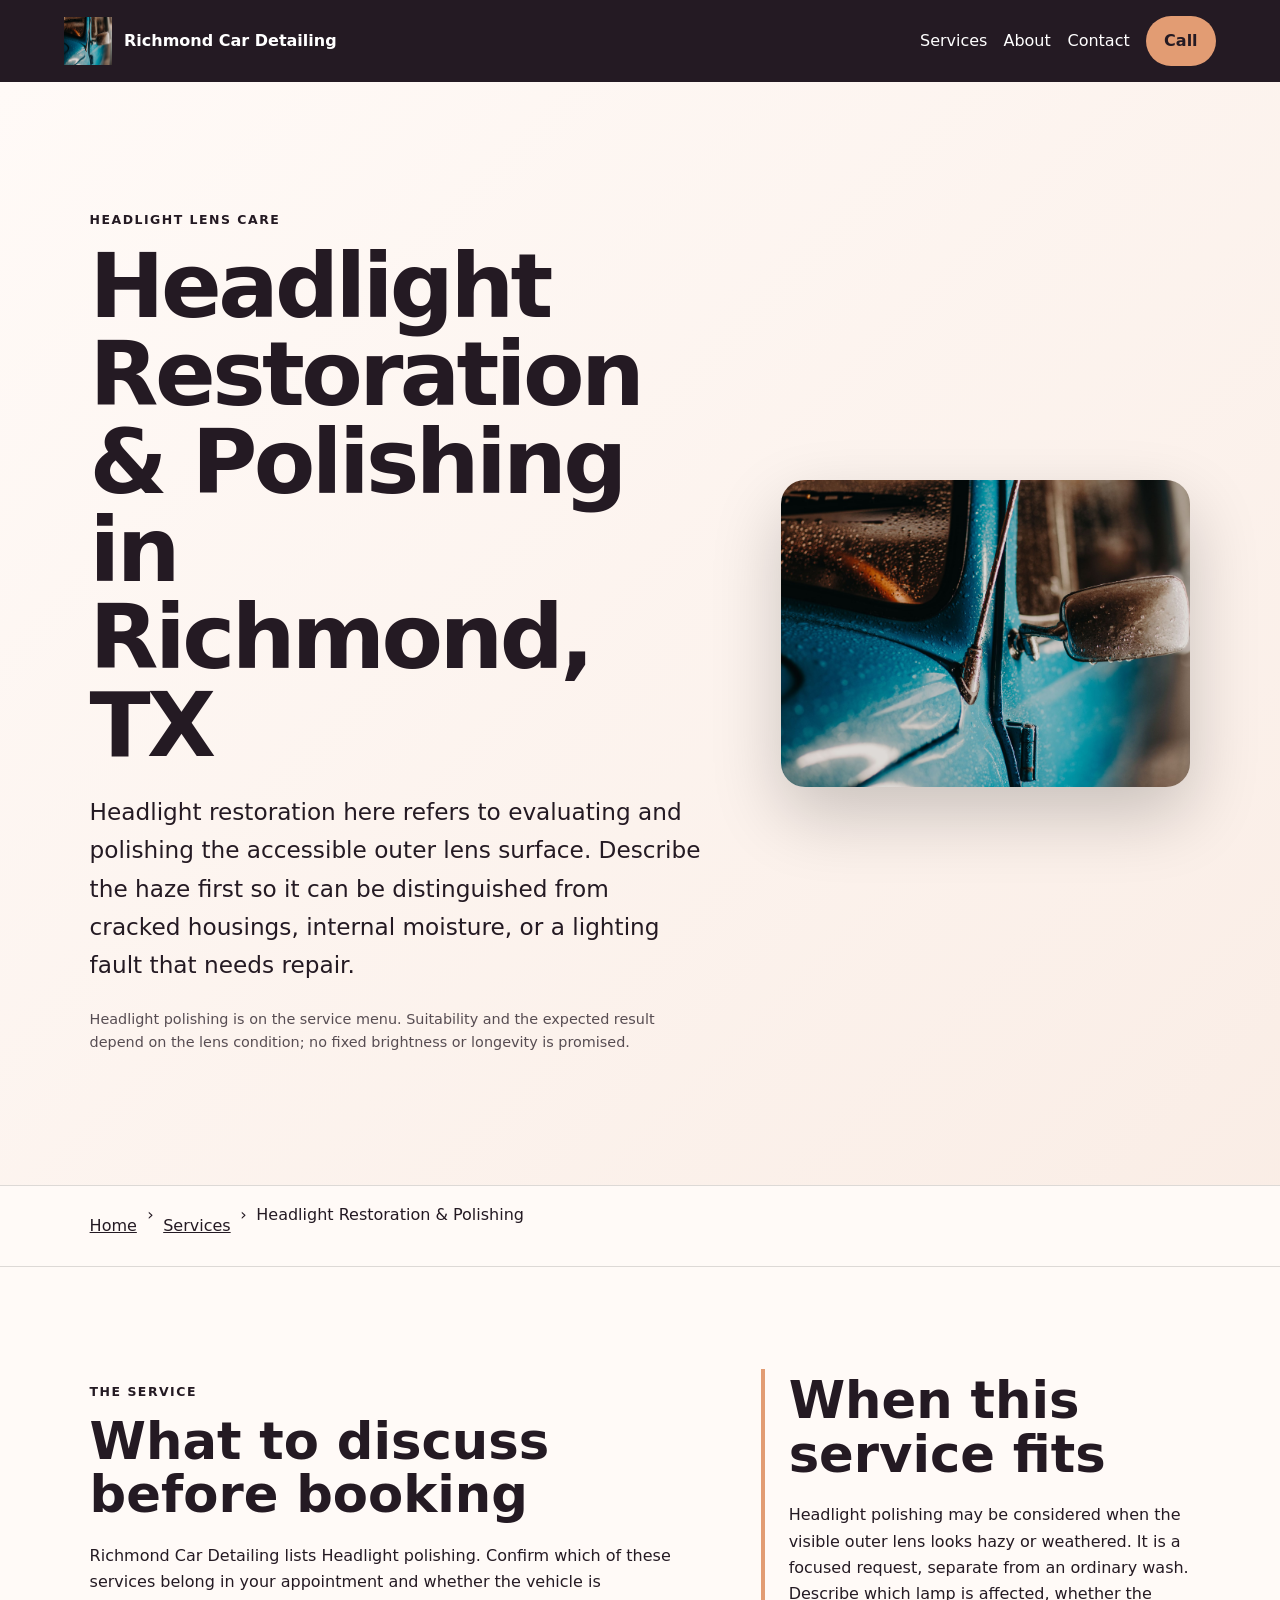
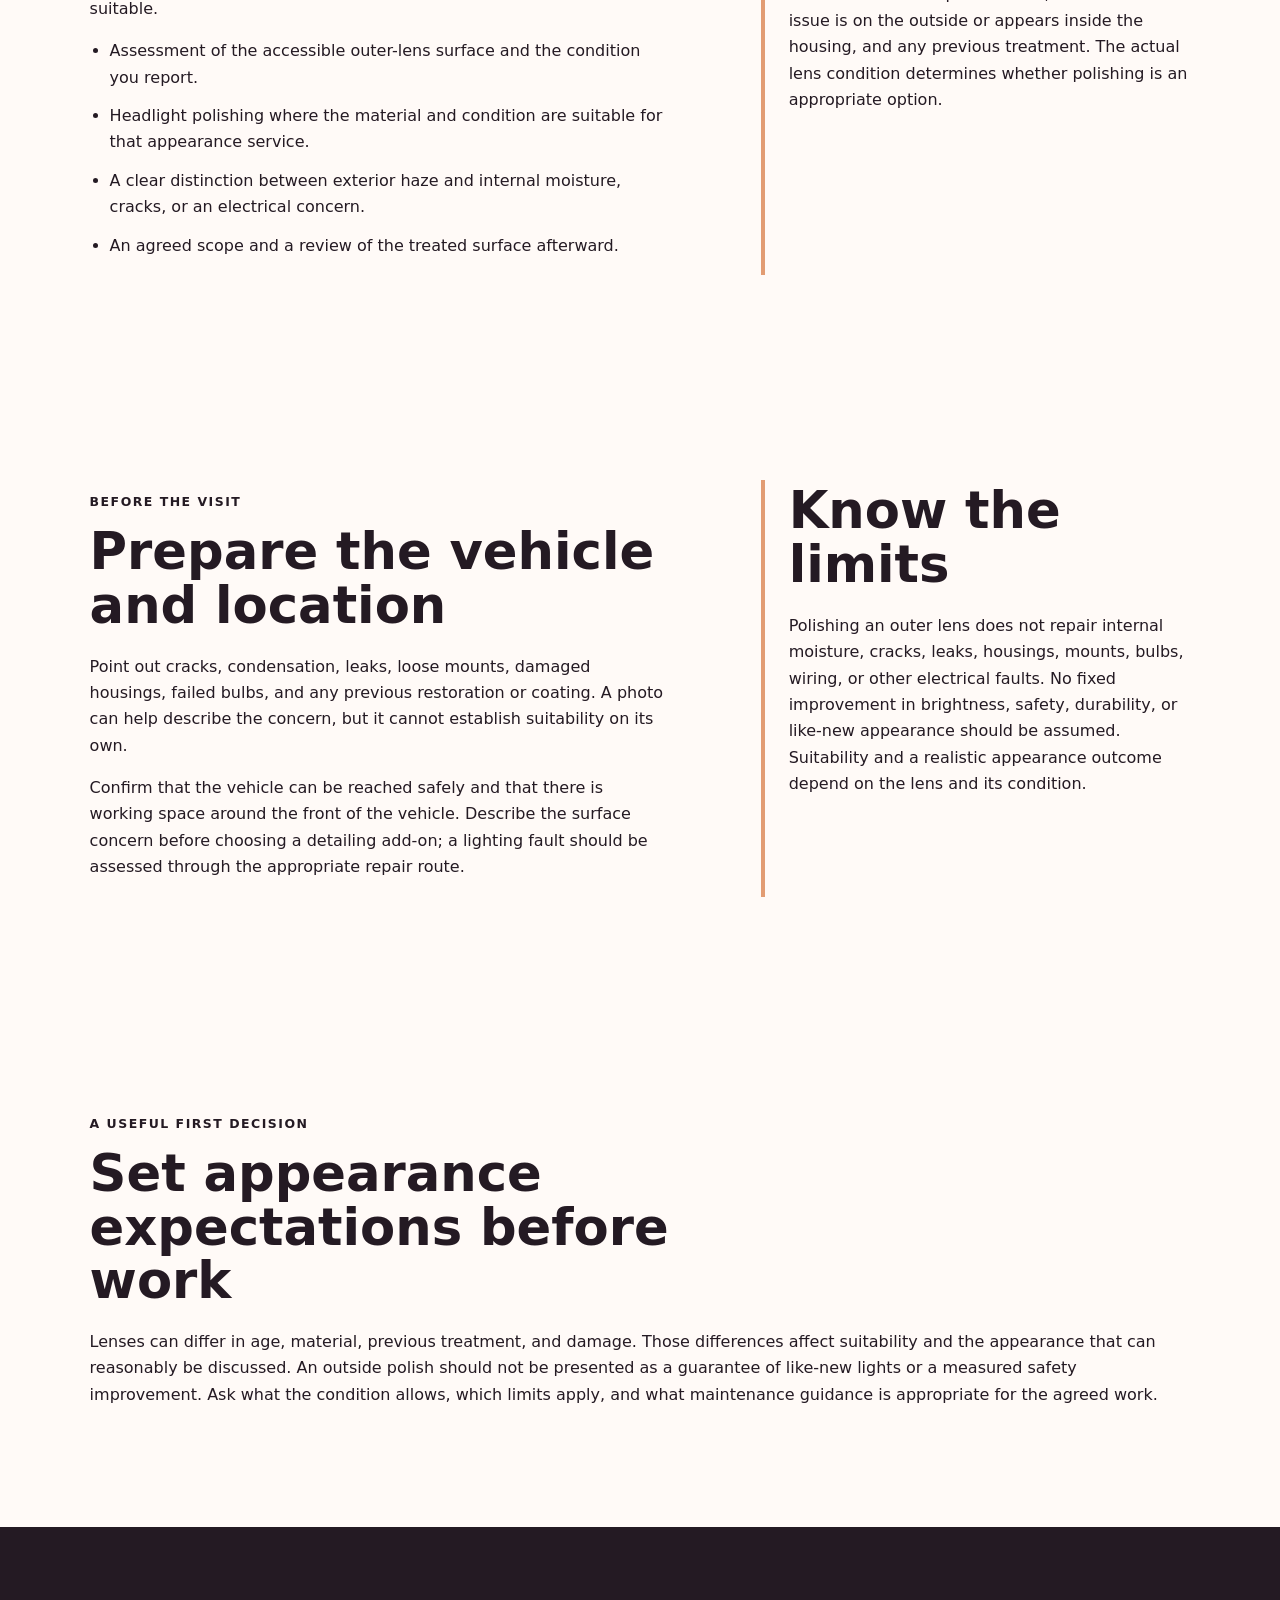
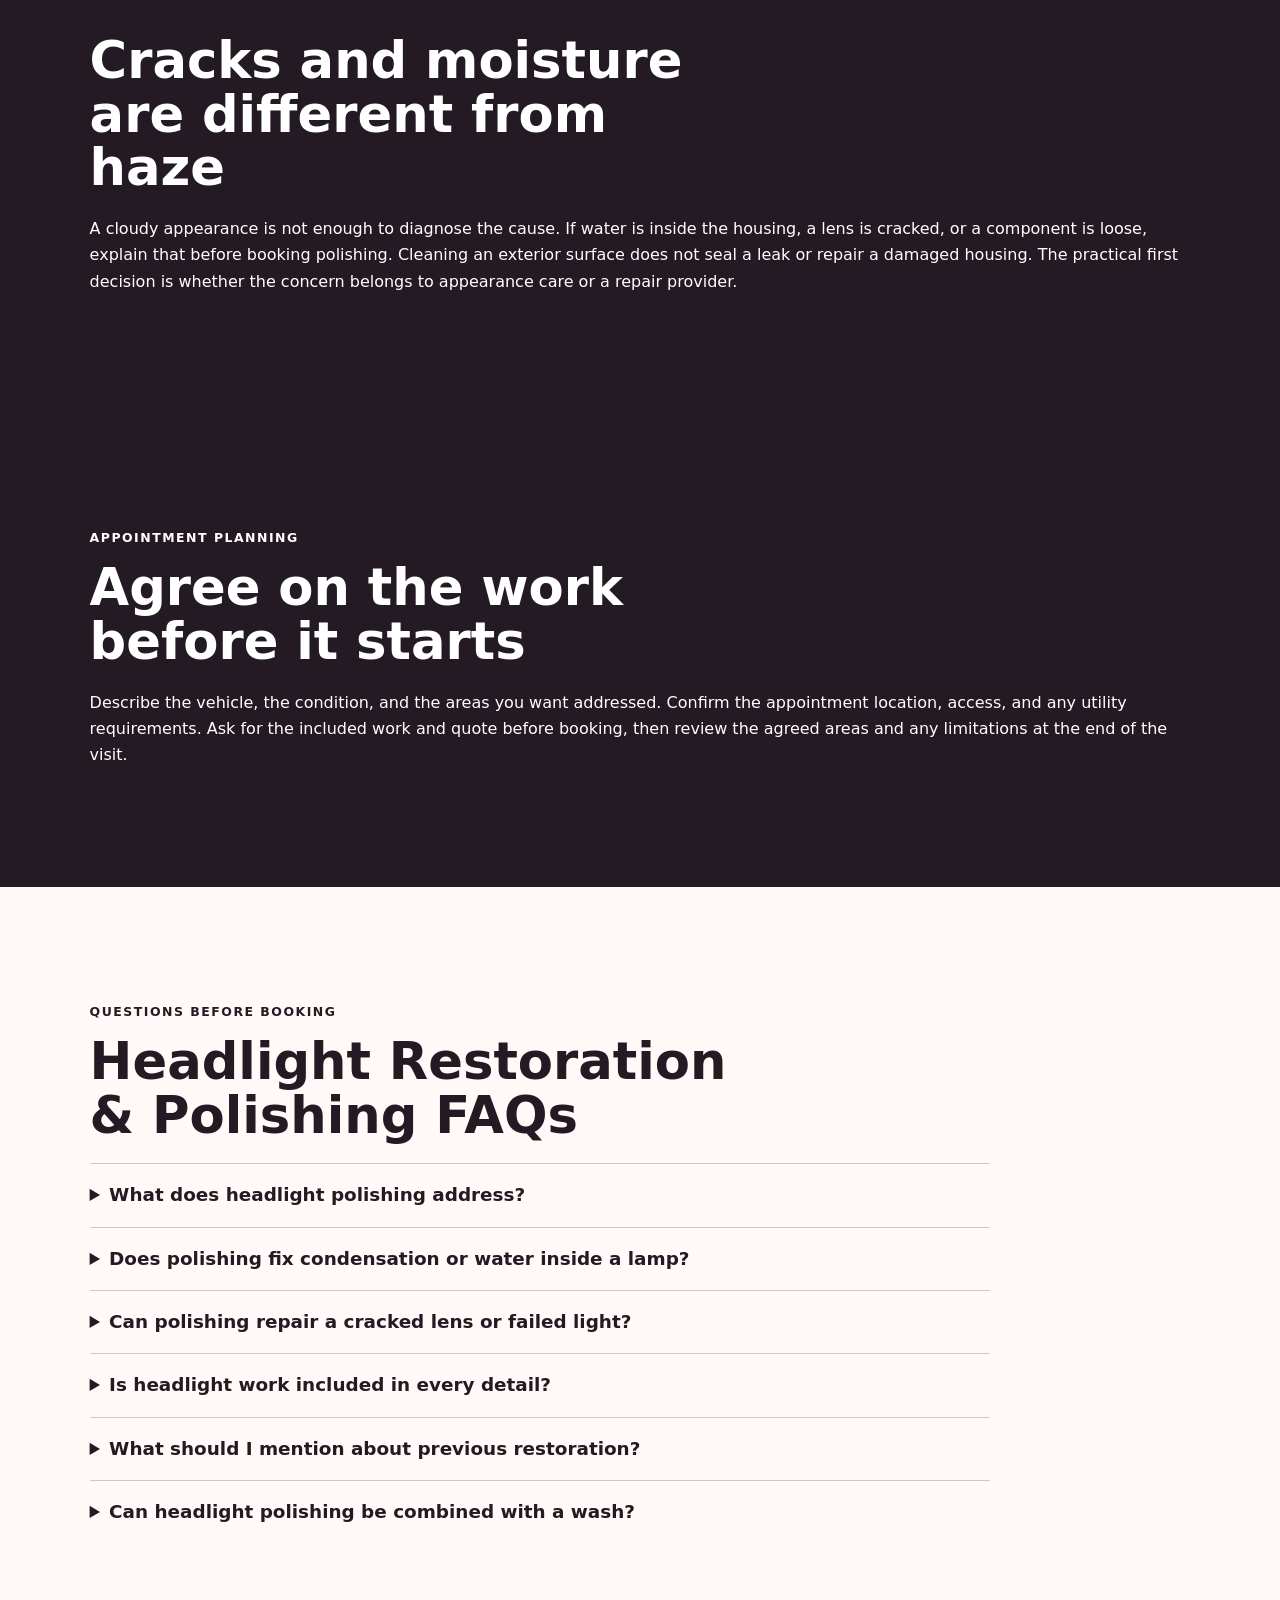
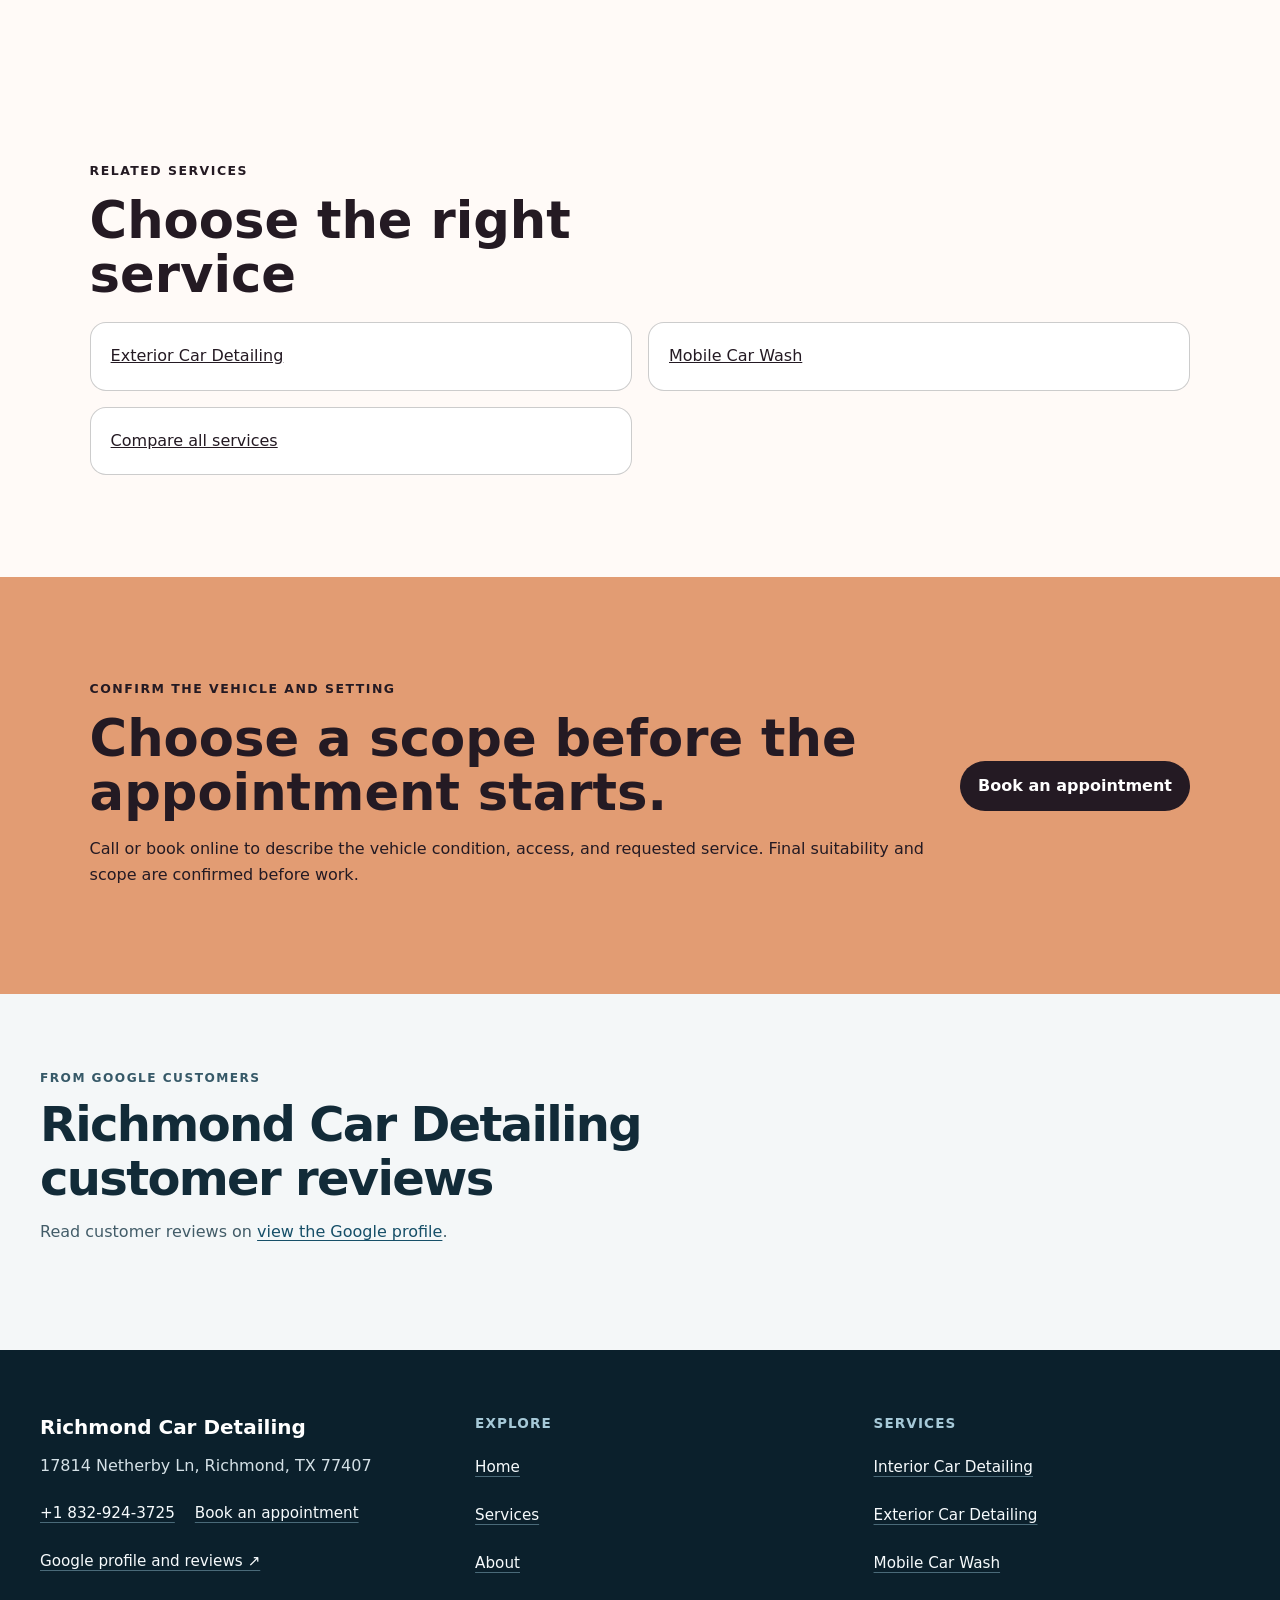
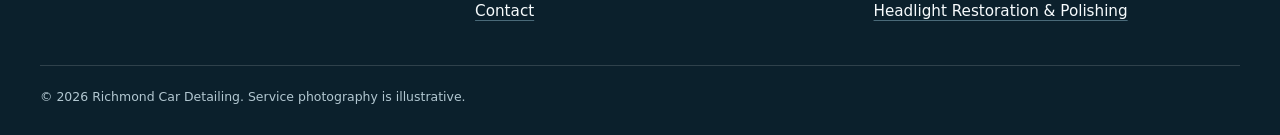
<file: services/headlight-restoration/index.html>
<!doctype html>
<html lang="en"><head>
  <meta charset="utf-8"><meta name="viewport" content="width=device-width,initial-scale=1">
  <title>Headlight Restoration &amp; Polishing in Richmond, TX | Richmond Car Detailing</title>
  <meta name="description" content="Plan headlight restoration and polishing with Richmond Car Detailing in Richmond: documented scope, vehicle preparation, access checks, and limitations.">
  <meta name="robots" content="index, follow, max-image-preview:large, max-snippet:-1">
  <link rel="canonical" href="https://richmondcardetailing.shop/services/headlight-restoration/">
  <meta property="og:type" content="website"><meta property="og:title" content="Headlight Restoration &amp; Polishing in Richmond, TX | Richmond Car Detailing">
  <meta property="og:description" content="Plan headlight restoration and polishing with Richmond Car Detailing in Richmond: documented scope, vehicle preparation, access checks, and limitations."><meta property="og:url" content="https://richmondcardetailing.shop/services/headlight-restoration/">
  <meta property="og:image" content="https://richmondcardetailing.shop/assets/hero-blue-water.jpg"><meta name="twitter:card" content="summary_large_image">
  <link rel="icon" href="/assets/favicon.svg"><link rel="stylesheet" href="/seo-pages.css"><script type="application/ld+json">{
  "@context": "https://schema.org",
  "@graph": [
    {
      "@type": "BreadcrumbList",
      "@id": "https://richmondcardetailing.shop/services/headlight-restoration/#breadcrumb",
      "itemListElement": [
        {
          "@type": "ListItem",
          "position": 1,
          "name": "Home",
          "item": "https://richmondcardetailing.shop/"
        },
        {
          "@type": "ListItem",
          "position": 2,
          "name": "Services",
          "item": "https://richmondcardetailing.shop/services/"
        },
        {
          "@type": "ListItem",
          "position": 3,
          "name": "Headlight Restoration & Polishing",
          "item": "https://richmondcardetailing.shop/services/headlight-restoration/"
        }
      ]
    },
    {
      "@type": "WebPage",
      "@id": "https://richmondcardetailing.shop/services/headlight-restoration/#webpage",
      "url": "https://richmondcardetailing.shop/services/headlight-restoration/",
      "name": "Headlight Restoration & Polishing in Richmond, TX | Richmond Car Detailing",
      "description": "Plan headlight restoration and polishing with Richmond Car Detailing in Richmond: documented scope, vehicle preparation, access checks, and limitations.",
      "breadcrumb": {
        "@id": "https://richmondcardetailing.shop/services/headlight-restoration/#breadcrumb"
      },
      "isPartOf": {
        "@id": "https://richmondcardetailing.shop/#website"
      },
      "about": {
        "@id": "https://richmondcardetailing.shop/#business"
      }
    },
    {
      "@type": "Service",
      "@id": "https://richmondcardetailing.shop/services/headlight-restoration/#service",
      "name": "Headlight Restoration & Polishing",
      "serviceType": "headlight restoration and polishing",
      "url": "https://richmondcardetailing.shop/services/headlight-restoration/",
      "description": "Headlight polishing is a focused appearance service for suitable exterior lens surfaces; it is assessed separately from a full wash or complete detail.",
      "provider": {
        "@id": "https://richmondcardetailing.shop/#business"
      },
      "areaServed": {
        "@type": "City",
        "name": "Richmond"
      }
    },
    {
      "@type": "ImageObject",
      "@id": "https://richmondcardetailing.shop/services/headlight-restoration/#primaryimage",
      "contentUrl": "https://richmondcardetailing.shop/assets/hero-blue-water.jpg",
      "caption": "Illustrative detailing artwork for Richmond Car Detailing",
      "representativeOfPage": true
    }
  ]
}</script>
<link rel="stylesheet" href="/portfolio-components.css">
</head><body style="--pilot-accent:#e29c73;--pilot-dark:#241a23;--pilot-paper:#fffaf7">
<a class="skip-link" href="#content">Skip to content</a>
<header class="pilot-header"><a class="pilot-brand" href="/"><img src="/assets/hero-blue-water.jpg" width="48" height="48" alt=""><span>Richmond Car Detailing</span></a>
<nav aria-label="Primary navigation"><a href="/services/">Services</a><a href="/about/">About</a><a href="/contact/">Contact</a><a class="pilot-call" href="tel:+18329243725">Call</a></nav></header>
<main id="content"><section class="pilot-hero"><div><p class="eyebrow">Headlight lens care</p><h1>Headlight Restoration &amp; Polishing in Richmond, TX</h1><p class="pilot-answer">Headlight restoration here refers to evaluating and polishing the accessible outer lens surface. Describe the haze first so it can be distinguished from cracked housings, internal moisture, or a lighting fault that needs repair.</p><p class="pilot-proof">Headlight polishing is on the service menu. Suitability and the expected result depend on the lens condition; no fixed brightness or longevity is promised.</p></div><img alt="Illustrative detailing artwork for Richmond Car Detailing" fetchpriority="high" height="720" src="/assets/hero-blue-water.jpg" width="960"/></section>
<nav aria-label="Breadcrumb" class="breadcrumbs"><a href="/">Home</a><span>›</span><a href="/services/">Services</a><span>›</span><span>Headlight Restoration &amp; Polishing</span></nav>
<section class="pilot-section pilot-grid"><div><p class="eyebrow">The service</p><h2>What to discuss before booking</h2><p>Richmond Car Detailing lists Headlight polishing. Confirm which of these services belong in your appointment and whether the vehicle is suitable.</p><ul class="checklist"><li>Assessment of the accessible outer-lens surface and the condition you report.</li><li>Headlight polishing where the material and condition are suitable for that appearance service.</li><li>A clear distinction between exterior haze and internal moisture, cracks, or an electrical concern.</li><li>An agreed scope and a review of the treated surface afterward.</li></ul></div><aside><h2>When this service fits</h2><p>Headlight polishing may be considered when the visible outer lens looks hazy or weathered. It is a focused request, separate from an ordinary wash. Describe which lamp is affected, whether the issue is on the outside or appears inside the housing, and any previous treatment. The actual lens condition determines whether polishing is an appropriate option.</p></aside></section>
<section class="pilot-section pilot-grid"><div><p class="eyebrow">Before the visit</p><h2>Prepare the vehicle and location</h2><p>Point out cracks, condensation, leaks, loose mounts, damaged housings, failed bulbs, and any previous restoration or coating. A photo can help describe the concern, but it cannot establish suitability on its own.</p><p>Confirm that the vehicle can be reached safely and that there is working space around the front of the vehicle. Describe the surface concern before choosing a detailing add-on; a lighting fault should be assessed through the appropriate repair route.</p></div><aside><h2>Know the limits</h2><p>Polishing an outer lens does not repair internal moisture, cracks, leaks, housings, mounts, bulbs, wiring, or other electrical faults. No fixed improvement in brightness, safety, durability, or like-new appearance should be assumed. Suitability and a realistic appearance outcome depend on the lens and its condition.</p></aside></section>
<section class="pilot-section"><p class="eyebrow">A useful first decision</p><h2>Set appearance expectations before work</h2><p>Lenses can differ in age, material, previous treatment, and damage. Those differences affect suitability and the appearance that can reasonably be discussed. An outside polish should not be presented as a guarantee of like-new lights or a measured safety improvement. Ask what the condition allows, which limits apply, and what maintenance guidance is appropriate for the agreed work.</p></section><section class="pilot-section tone"><h2>Cracks and moisture are different from haze</h2><p>A cloudy appearance is not enough to diagnose the cause. If water is inside the housing, a lens is cracked, or a component is loose, explain that before booking polishing. Cleaning an exterior surface does not seal a leak or repair a damaged housing. The practical first decision is whether the concern belongs to appearance care or a repair provider.</p></section>
<section class="pilot-section tone"><p class="eyebrow">Appointment planning</p><h2>Agree on the work before it starts</h2><p>Describe the vehicle, the condition, and the areas you want addressed. Confirm the appointment location, access, and any utility requirements. Ask for the included work and quote before booking, then review the agreed areas and any limitations at the end of the visit.</p></section>
<section class="pilot-section"><p class="eyebrow">Questions before booking</p><h2>Headlight Restoration &amp; Polishing FAQs</h2><div class="faq-list"><details><summary>What does headlight polishing address?</summary><p>It is an appearance service for suitable outer-lens surfaces. Exterior haze can be assessed for polishing, but the actual material and condition must be reviewed before work is agreed.</p></details><details><summary>Does polishing fix condensation or water inside a lamp?</summary><p>No. An exterior polish does not fix internal moisture, a leak, or a damaged housing. Describe those signs before booking so a different repair need is not mistaken for surface haze.</p></details><details><summary>Can polishing repair a cracked lens or failed light?</summary><p>No. Cracks, loose mounts, failed bulbs, wiring faults, and similar damage are different repair paths. Headlight polishing should not be represented as a substitute.</p></details><details><summary>Is headlight work included in every detail?</summary><p>No. It is separately listed on the menu. Confirm whether it is part of your quote and whether one or both lenses are being considered.</p></details><details><summary>What should I mention about previous restoration?</summary><p>Share any known polishing, coating, film, tint, impact, or repair around the lamp. That history helps with the suitability discussion.</p></details><details><summary>Can headlight polishing be combined with a wash?</summary><p>Both services are listed. Request them together and confirm the separate scopes and quote; a wash does not automatically include headlight polishing.</p></details></div></section>
<section class="pilot-section related"><p class="eyebrow">Related services</p><h2>Choose the right service</h2><div class="related-links"><a href="/services/exterior-car-detailing/">Exterior Car Detailing</a><a href="/services/mobile-car-wash/">Mobile Car Wash</a><a href="/services/">Compare all services</a></div></section>
<section class="pilot-cta"><div><p class="eyebrow">Confirm the vehicle and setting</p><h2>Choose a scope before the appointment starts.</h2><p>Call or book online to describe the vehicle condition, access, and requested service. Final suitability and scope are confirmed before work.</p></div><a class="pilot-button" href="/scheduling">Book an appointment</a></section>
<!-- PORTFOLIO-REVIEWS:START --><section class="portfolio-reviews" aria-labelledby="portfolio-reviews-title"><div class="portfolio-reviews__heading"><div><p class="portfolio-reviews__kicker">From Google customers</p><h2 id="portfolio-reviews-title">Richmond Car Detailing customer reviews</h2><p class="portfolio-reviews__intro">Read customer reviews on <a href="https://www.google.com/maps?cid=7741403966815786694" target="_blank" rel="noopener noreferrer">view the Google profile</a>.</p></div></div></section><!-- PORTFOLIO-REVIEWS:END -->
</main><footer class="portfolio-footer"><div class="portfolio-footer__grid"><div><strong class="portfolio-footer__name">Richmond Car Detailing</strong><address>17814 Netherby Ln, Richmond, TX 77407</address><div class="portfolio-footer__contact"><a href="tel:+18329243725">+1 832-924-3725</a><a href="/scheduling">Book an appointment</a></div><a href="https://www.google.com/maps?cid=7741403966815786694" target="_blank" rel="noopener noreferrer">Google profile and reviews ↗</a></div><div><h2>Explore</h2><nav aria-label="Footer navigation"><a href="/">Home</a><a href="/services/">Services</a><a href="/about/">About</a><a href="/contact/">Contact</a></nav></div><div><h2>Services</h2><nav aria-label="Service pages"><a href="/services/interior-car-detailing/">Interior Car Detailing</a><a href="/services/exterior-car-detailing/">Exterior Car Detailing</a><a href="/services/mobile-car-wash/">Mobile Car Wash</a><a href="/services/headlight-restoration/">Headlight Restoration &amp; Polishing</a></nav></div></div><p class="portfolio-footer__bottom">© <span id="year">2026</span> Richmond Car Detailing. Service photography is illustrative.</p></footer>
<script src="/portfolio-components.js" defer></script>
</body></html>
</file>
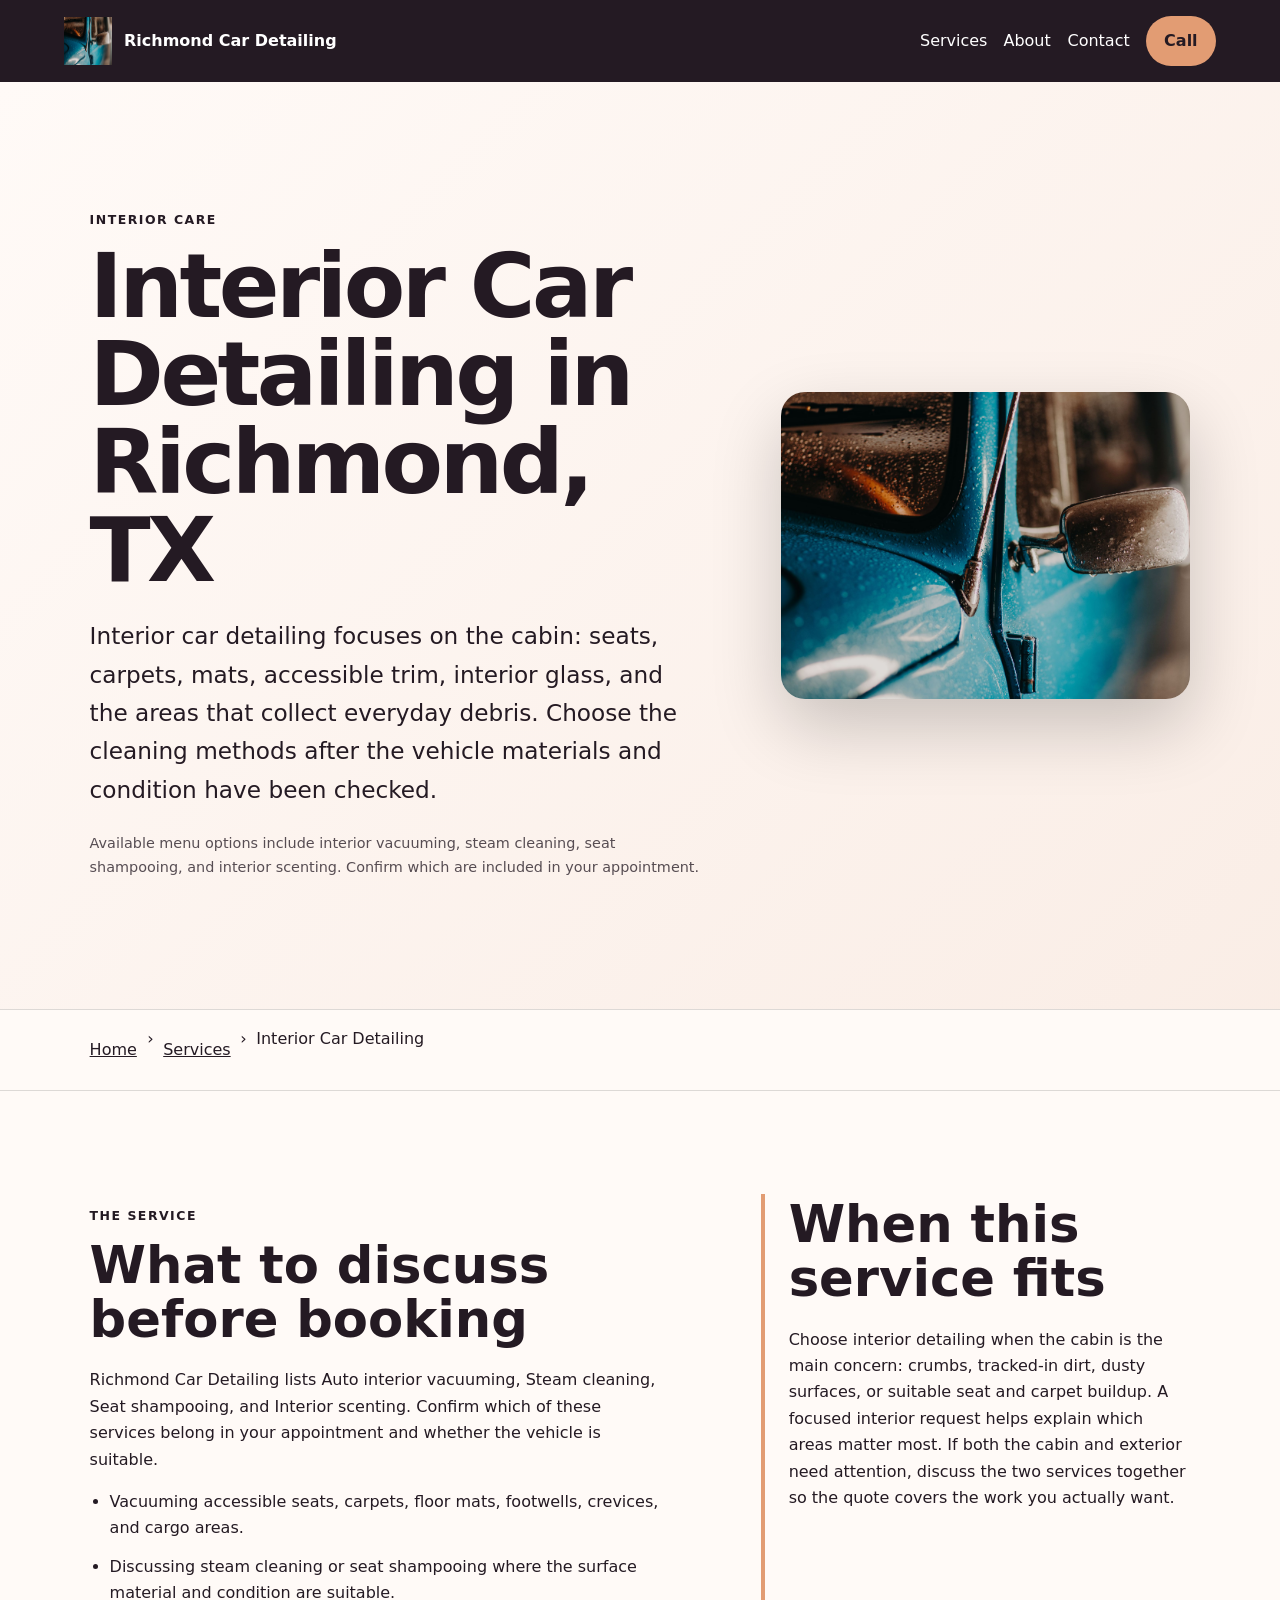
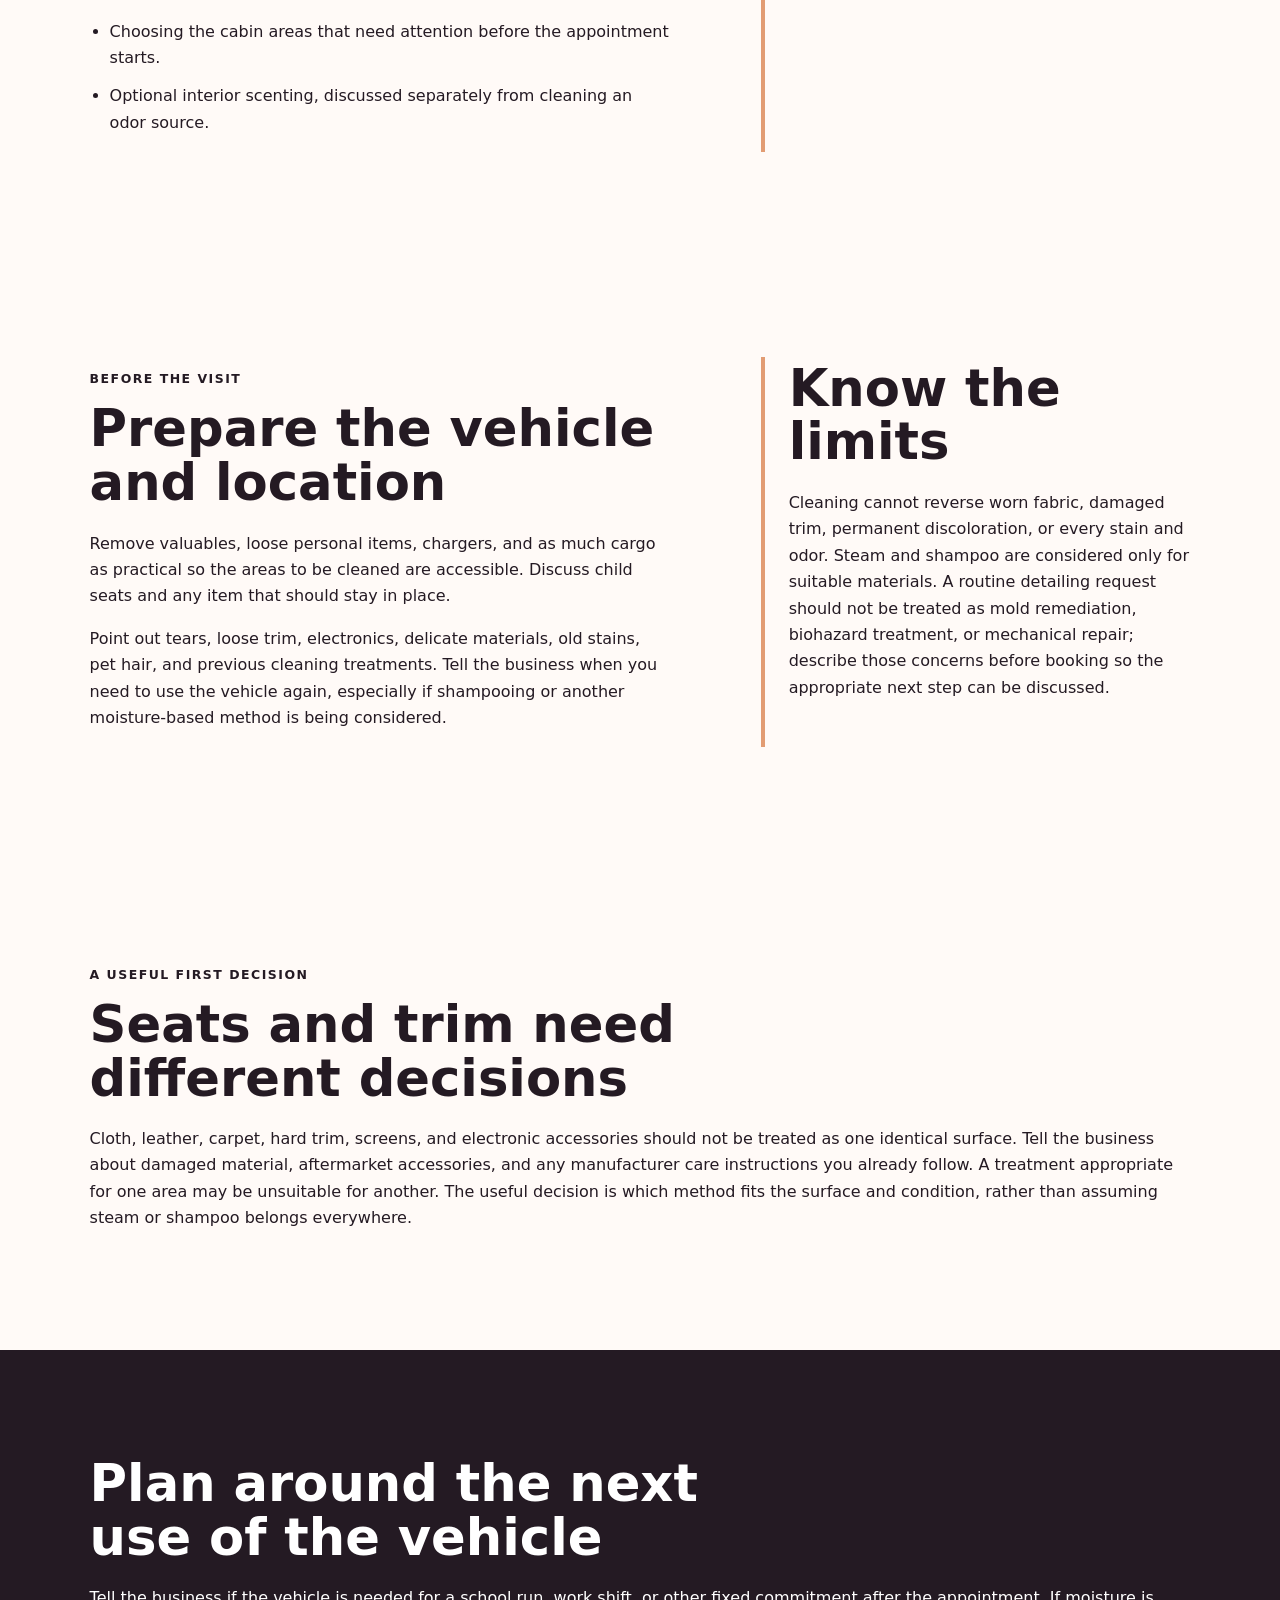
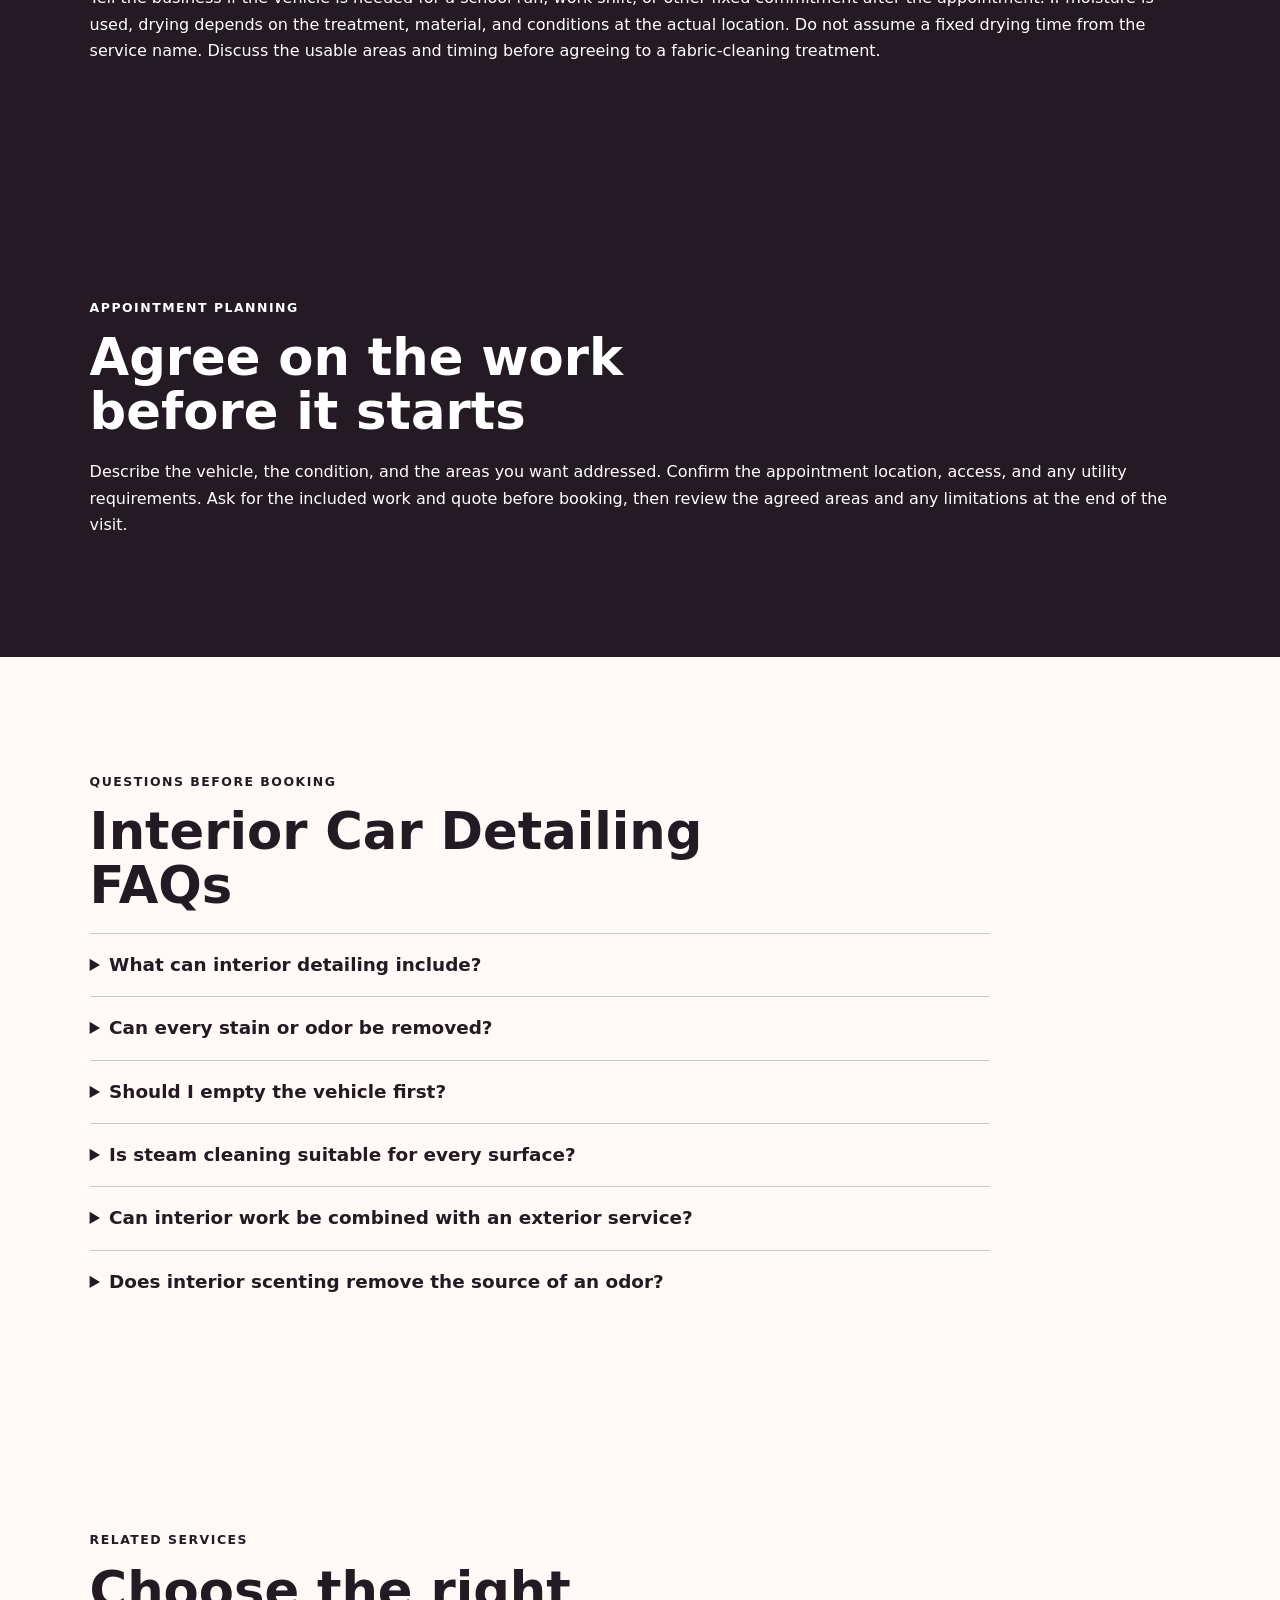
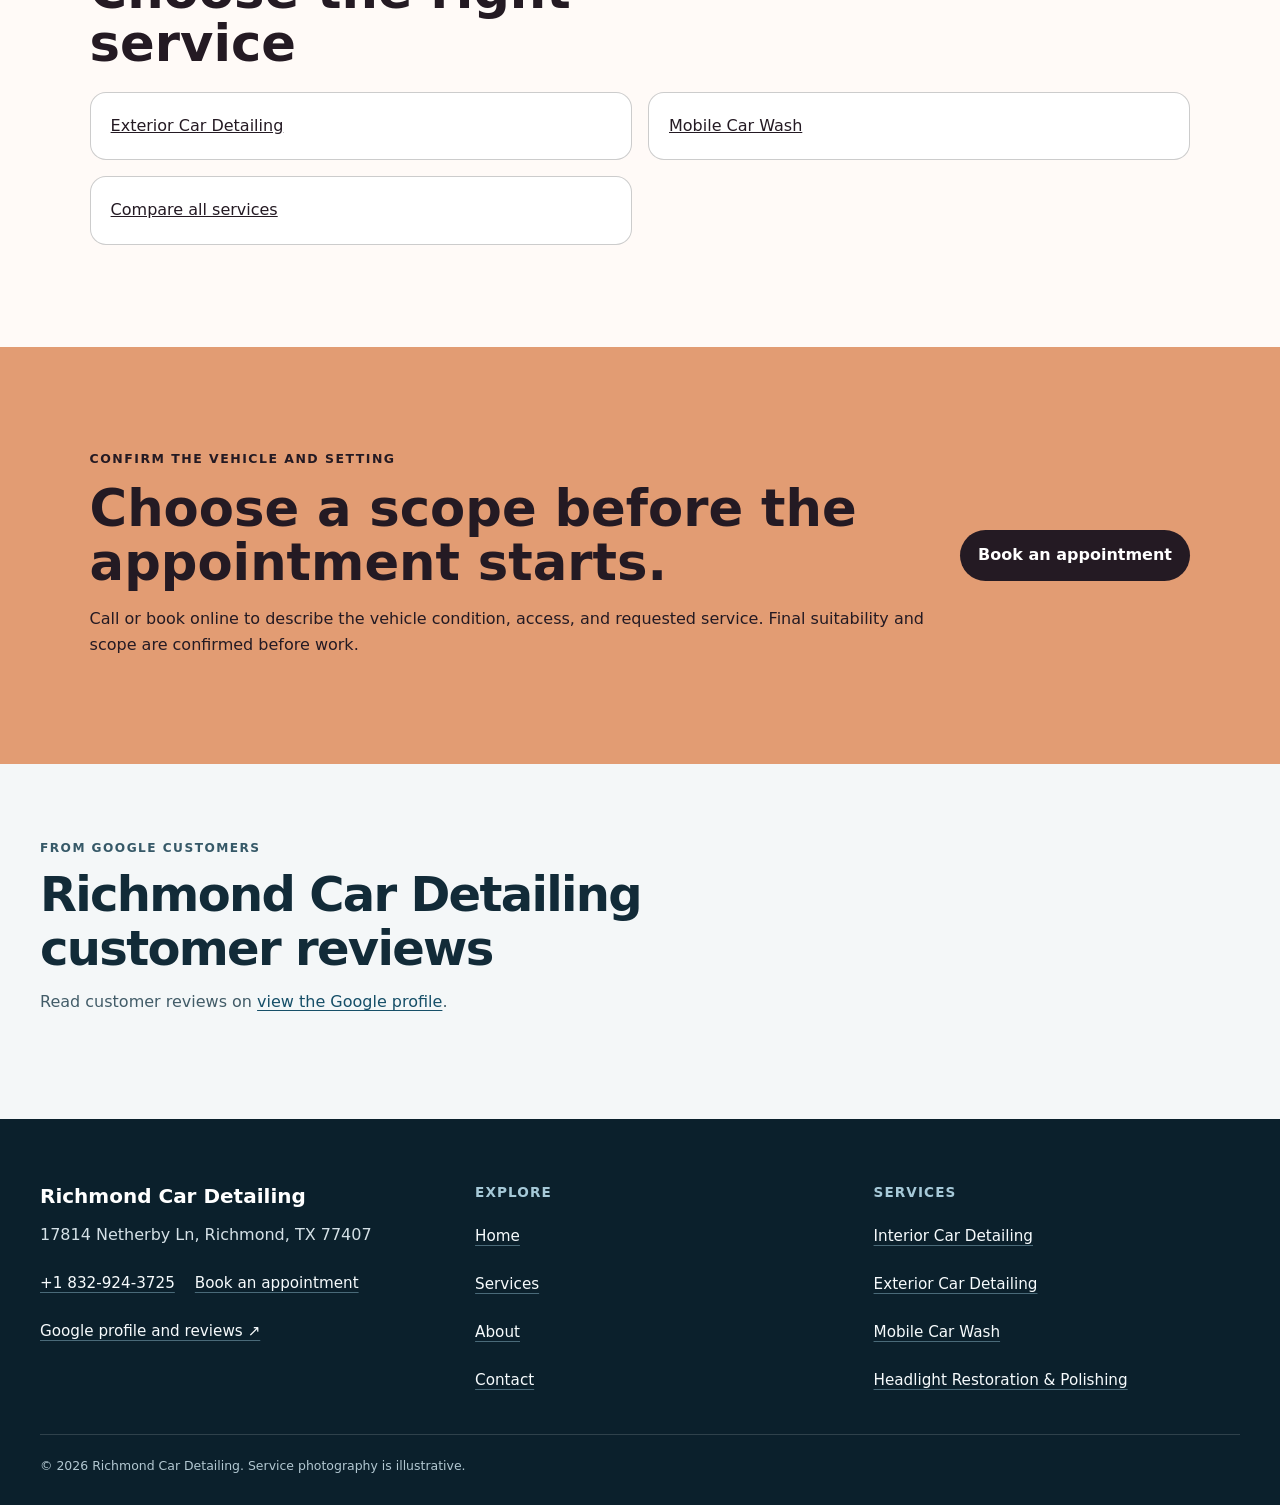
<file: services/interior-car-detailing/index.html>
<!doctype html>
<html lang="en"><head>
  <meta charset="utf-8"><meta name="viewport" content="width=device-width,initial-scale=1">
  <title>Interior Car Detailing in Richmond, TX | Richmond Car Detailing</title>
  <meta name="description" content="Plan interior car detailing with Richmond Car Detailing in Richmond: documented scope, vehicle preparation, access checks, and limitations.">
  <meta name="robots" content="index, follow, max-image-preview:large, max-snippet:-1">
  <link rel="canonical" href="https://richmondcardetailing.shop/services/interior-car-detailing/">
  <meta property="og:type" content="website"><meta property="og:title" content="Interior Car Detailing in Richmond, TX | Richmond Car Detailing">
  <meta property="og:description" content="Plan interior car detailing with Richmond Car Detailing in Richmond: documented scope, vehicle preparation, access checks, and limitations."><meta property="og:url" content="https://richmondcardetailing.shop/services/interior-car-detailing/">
  <meta property="og:image" content="https://richmondcardetailing.shop/assets/hero-blue-water.jpg"><meta name="twitter:card" content="summary_large_image">
  <link rel="icon" href="/assets/favicon.svg"><link rel="stylesheet" href="/seo-pages.css"><script type="application/ld+json">{
  "@context": "https://schema.org",
  "@graph": [
    {
      "@type": "BreadcrumbList",
      "@id": "https://richmondcardetailing.shop/services/interior-car-detailing/#breadcrumb",
      "itemListElement": [
        {
          "@type": "ListItem",
          "position": 1,
          "name": "Home",
          "item": "https://richmondcardetailing.shop/"
        },
        {
          "@type": "ListItem",
          "position": 2,
          "name": "Services",
          "item": "https://richmondcardetailing.shop/services/"
        },
        {
          "@type": "ListItem",
          "position": 3,
          "name": "Interior Car Detailing",
          "item": "https://richmondcardetailing.shop/services/interior-car-detailing/"
        }
      ]
    },
    {
      "@type": "WebPage",
      "@id": "https://richmondcardetailing.shop/services/interior-car-detailing/#webpage",
      "url": "https://richmondcardetailing.shop/services/interior-car-detailing/",
      "name": "Interior Car Detailing in Richmond, TX | Richmond Car Detailing",
      "description": "Plan interior car detailing with Richmond Car Detailing in Richmond: documented scope, vehicle preparation, access checks, and limitations.",
      "breadcrumb": {
        "@id": "https://richmondcardetailing.shop/services/interior-car-detailing/#breadcrumb"
      },
      "isPartOf": {
        "@id": "https://richmondcardetailing.shop/#website"
      },
      "about": {
        "@id": "https://richmondcardetailing.shop/#business"
      }
    },
    {
      "@type": "Service",
      "@id": "https://richmondcardetailing.shop/services/interior-car-detailing/#service",
      "name": "Interior Car Detailing",
      "serviceType": "interior car detailing",
      "url": "https://richmondcardetailing.shop/services/interior-car-detailing/",
      "description": "Interior car detailing focuses on the cabin: visible debris, carpets, floor mats, seats, footwells, crevices, cargo areas, and suitable high-use surfaces.",
      "provider": {
        "@id": "https://richmondcardetailing.shop/#business"
      },
      "areaServed": {
        "@type": "City",
        "name": "Richmond"
      }
    },
    {
      "@type": "ImageObject",
      "@id": "https://richmondcardetailing.shop/services/interior-car-detailing/#primaryimage",
      "contentUrl": "https://richmondcardetailing.shop/assets/hero-blue-water.jpg",
      "caption": "Illustrative detailing artwork for Richmond Car Detailing",
      "representativeOfPage": true
    }
  ]
}</script>
<link rel="stylesheet" href="/portfolio-components.css">
</head><body style="--pilot-accent:#e29c73;--pilot-dark:#241a23;--pilot-paper:#fffaf7">
<a class="skip-link" href="#content">Skip to content</a>
<header class="pilot-header"><a class="pilot-brand" href="/"><img src="/assets/hero-blue-water.jpg" width="48" height="48" alt=""><span>Richmond Car Detailing</span></a>
<nav aria-label="Primary navigation"><a href="/services/">Services</a><a href="/about/">About</a><a href="/contact/">Contact</a><a class="pilot-call" href="tel:+18329243725">Call</a></nav></header>
<main id="content"><section class="pilot-hero"><div><p class="eyebrow">Interior care</p><h1>Interior Car Detailing in Richmond, TX</h1><p class="pilot-answer">Interior car detailing focuses on the cabin: seats, carpets, mats, accessible trim, interior glass, and the areas that collect everyday debris. Choose the cleaning methods after the vehicle materials and condition have been checked.</p><p class="pilot-proof">Available menu options include interior vacuuming, steam cleaning, seat shampooing, and interior scenting. Confirm which are included in your appointment.</p></div><img alt="Illustrative detailing artwork for Richmond Car Detailing" fetchpriority="high" height="720" src="/assets/hero-blue-water.jpg" width="960"/></section>
<nav aria-label="Breadcrumb" class="breadcrumbs"><a href="/">Home</a><span>›</span><a href="/services/">Services</a><span>›</span><span>Interior Car Detailing</span></nav>
<section class="pilot-section pilot-grid"><div><p class="eyebrow">The service</p><h2>What to discuss before booking</h2><p>Richmond Car Detailing lists Auto interior vacuuming, Steam cleaning, Seat shampooing, and Interior scenting. Confirm which of these services belong in your appointment and whether the vehicle is suitable.</p><ul class="checklist"><li>Vacuuming accessible seats, carpets, floor mats, footwells, crevices, and cargo areas.</li><li>Discussing steam cleaning or seat shampooing where the surface material and condition are suitable.</li><li>Choosing the cabin areas that need attention before the appointment starts.</li><li>Optional interior scenting, discussed separately from cleaning an odor source.</li></ul></div><aside><h2>When this service fits</h2><p>Choose interior detailing when the cabin is the main concern: crumbs, tracked-in dirt, dusty surfaces, or suitable seat and carpet buildup. A focused interior request helps explain which areas matter most. If both the cabin and exterior need attention, discuss the two services together so the quote covers the work you actually want.</p></aside></section>
<section class="pilot-section pilot-grid"><div><p class="eyebrow">Before the visit</p><h2>Prepare the vehicle and location</h2><p>Remove valuables, loose personal items, chargers, and as much cargo as practical so the areas to be cleaned are accessible. Discuss child seats and any item that should stay in place.</p><p>Point out tears, loose trim, electronics, delicate materials, old stains, pet hair, and previous cleaning treatments. Tell the business when you need to use the vehicle again, especially if shampooing or another moisture-based method is being considered.</p></div><aside><h2>Know the limits</h2><p>Cleaning cannot reverse worn fabric, damaged trim, permanent discoloration, or every stain and odor. Steam and shampoo are considered only for suitable materials. A routine detailing request should not be treated as mold remediation, biohazard treatment, or mechanical repair; describe those concerns before booking so the appropriate next step can be discussed.</p></aside></section>
<section class="pilot-section"><p class="eyebrow">A useful first decision</p><h2>Seats and trim need different decisions</h2><p>Cloth, leather, carpet, hard trim, screens, and electronic accessories should not be treated as one identical surface. Tell the business about damaged material, aftermarket accessories, and any manufacturer care instructions you already follow. A treatment appropriate for one area may be unsuitable for another. The useful decision is which method fits the surface and condition, rather than assuming steam or shampoo belongs everywhere.</p></section><section class="pilot-section tone"><h2>Plan around the next use of the vehicle</h2><p>Tell the business if the vehicle is needed for a school run, work shift, or other fixed commitment after the appointment. If moisture is used, drying depends on the treatment, material, and conditions at the actual location. Do not assume a fixed drying time from the service name. Discuss the usable areas and timing before agreeing to a fabric-cleaning treatment.</p></section>
<section class="pilot-section tone"><p class="eyebrow">Appointment planning</p><h2>Agree on the work before it starts</h2><p>Describe the vehicle, the condition, and the areas you want addressed. Confirm the appointment location, access, and any utility requirements. Ask for the included work and quote before booking, then review the agreed areas and any limitations at the end of the visit.</p></section>
<section class="pilot-section"><p class="eyebrow">Questions before booking</p><h2>Interior Car Detailing FAQs</h2><div class="faq-list"><details><summary>What can interior detailing include?</summary><p>The menu includes interior vacuuming, steam cleaning, seat shampooing, and interior scenting. The exact combination depends on the vehicle, the material, and the scope agreed before the visit; each method is not automatically included in every request.</p></details><details><summary>Can every stain or odor be removed?</summary><p>No result should be promised without assessing the material and cause. Old stains, prior treatments, permanent discoloration, and an inaccessible odor source can limit what cleaning achieves.</p></details><details><summary>Should I empty the vehicle first?</summary><p>Remove valuables and as many loose belongings as practical. Discuss child seats, cargo, and items that need to stay in place so access and priorities are clear.</p></details><details><summary>Is steam cleaning suitable for every surface?</summary><p>No. Steam is considered only for suitable materials and conditions. Tell the business about electronics, delicate trim, existing damage, and previous treatments before a method is agreed.</p></details><details><summary>Can interior work be combined with an exterior service?</summary><p>Interior and exterior services are both on the menu. Ask for a combined quote and confirm the included work rather than assuming an exterior wash is part of every interior appointment.</p></details><details><summary>Does interior scenting remove the source of an odor?</summary><p>A fragrance can change how the cabin smells, but it is not evidence that the source was removed. Describe the odor and its history so cleaning and any limits can be discussed first.</p></details></div></section>
<section class="pilot-section related"><p class="eyebrow">Related services</p><h2>Choose the right service</h2><div class="related-links"><a href="/services/exterior-car-detailing/">Exterior Car Detailing</a><a href="/services/mobile-car-wash/">Mobile Car Wash</a><a href="/services/">Compare all services</a></div></section>
<section class="pilot-cta"><div><p class="eyebrow">Confirm the vehicle and setting</p><h2>Choose a scope before the appointment starts.</h2><p>Call or book online to describe the vehicle condition, access, and requested service. Final suitability and scope are confirmed before work.</p></div><a class="pilot-button" href="/scheduling">Book an appointment</a></section>
<!-- PORTFOLIO-REVIEWS:START --><section class="portfolio-reviews" aria-labelledby="portfolio-reviews-title"><div class="portfolio-reviews__heading"><div><p class="portfolio-reviews__kicker">From Google customers</p><h2 id="portfolio-reviews-title">Richmond Car Detailing customer reviews</h2><p class="portfolio-reviews__intro">Read customer reviews on <a href="https://www.google.com/maps?cid=7741403966815786694" target="_blank" rel="noopener noreferrer">view the Google profile</a>.</p></div></div></section><!-- PORTFOLIO-REVIEWS:END -->
</main><footer class="portfolio-footer"><div class="portfolio-footer__grid"><div><strong class="portfolio-footer__name">Richmond Car Detailing</strong><address>17814 Netherby Ln, Richmond, TX 77407</address><div class="portfolio-footer__contact"><a href="tel:+18329243725">+1 832-924-3725</a><a href="/scheduling">Book an appointment</a></div><a href="https://www.google.com/maps?cid=7741403966815786694" target="_blank" rel="noopener noreferrer">Google profile and reviews ↗</a></div><div><h2>Explore</h2><nav aria-label="Footer navigation"><a href="/">Home</a><a href="/services/">Services</a><a href="/about/">About</a><a href="/contact/">Contact</a></nav></div><div><h2>Services</h2><nav aria-label="Service pages"><a href="/services/interior-car-detailing/">Interior Car Detailing</a><a href="/services/exterior-car-detailing/">Exterior Car Detailing</a><a href="/services/mobile-car-wash/">Mobile Car Wash</a><a href="/services/headlight-restoration/">Headlight Restoration &amp; Polishing</a></nav></div></div><p class="portfolio-footer__bottom">© <span id="year">2026</span> Richmond Car Detailing. Service photography is illustrative.</p></footer>
<script src="/portfolio-components.js" defer></script>
</body></html>
</file>
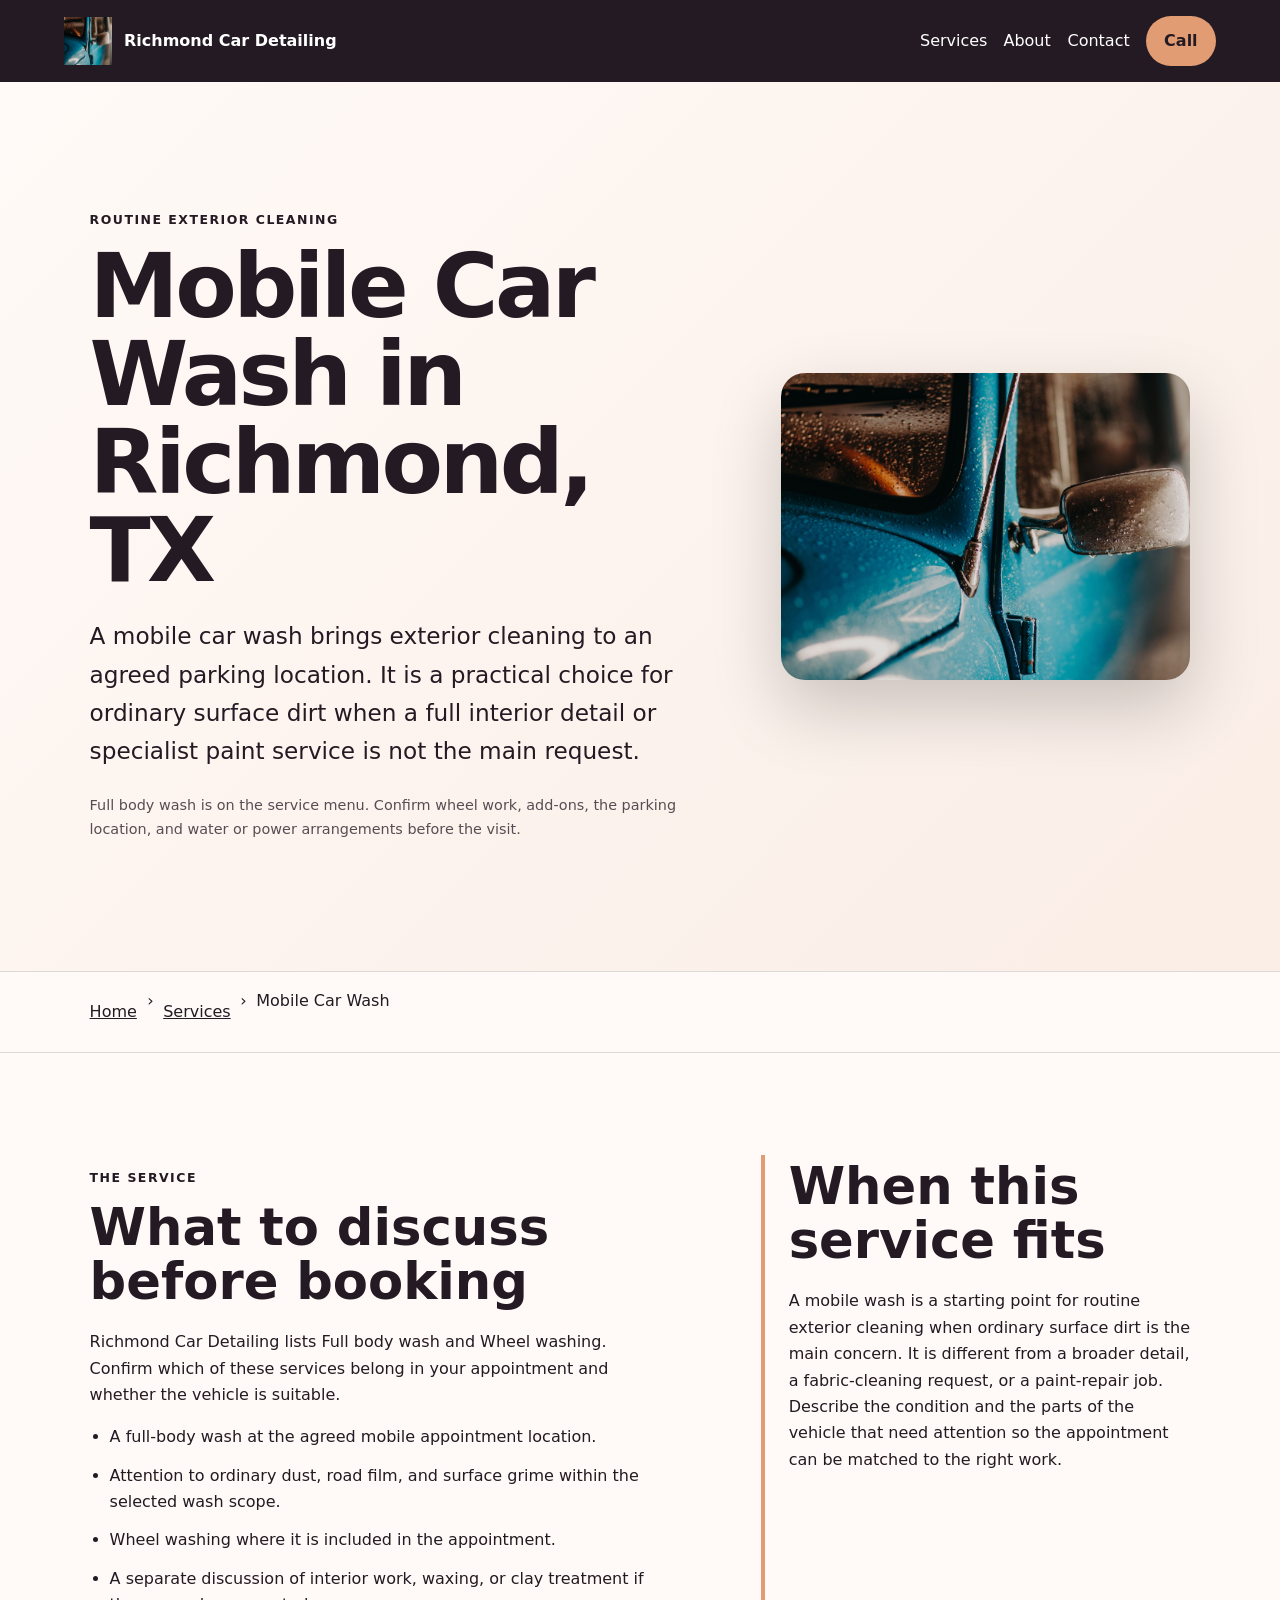
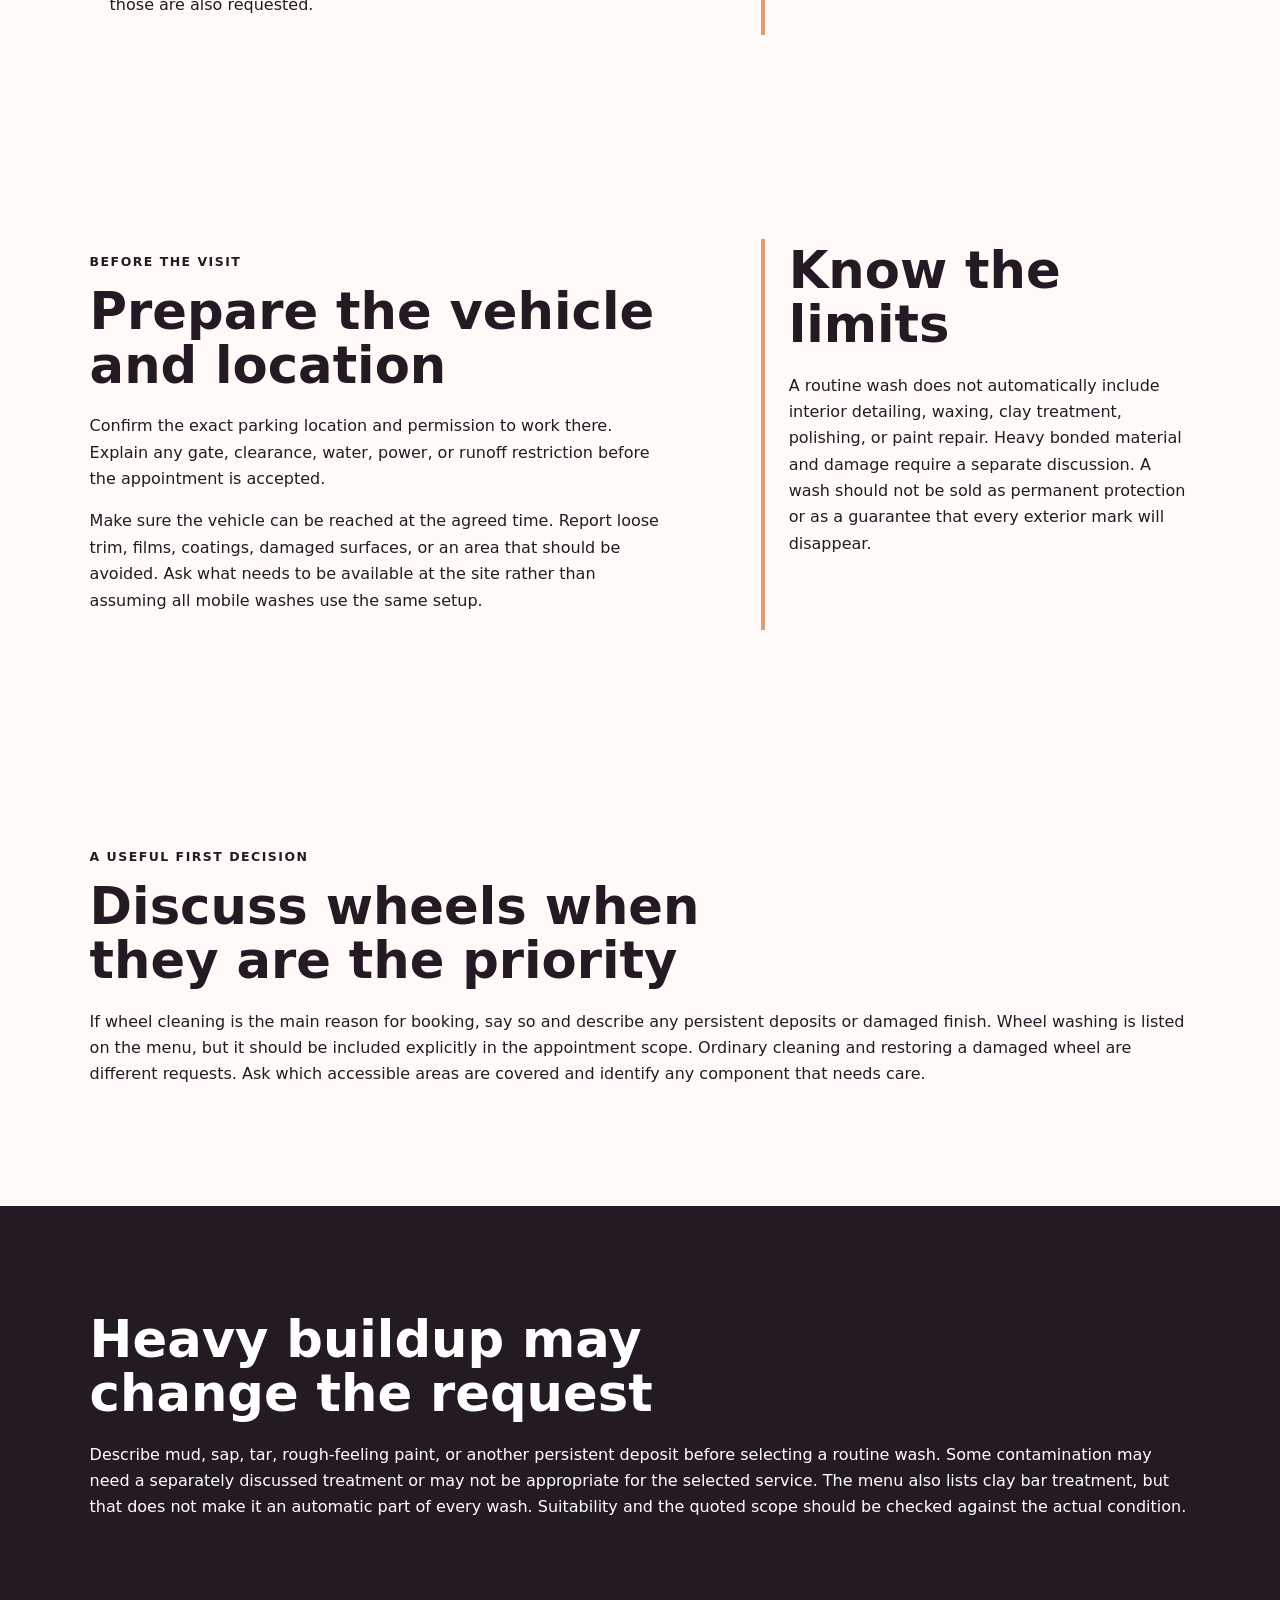
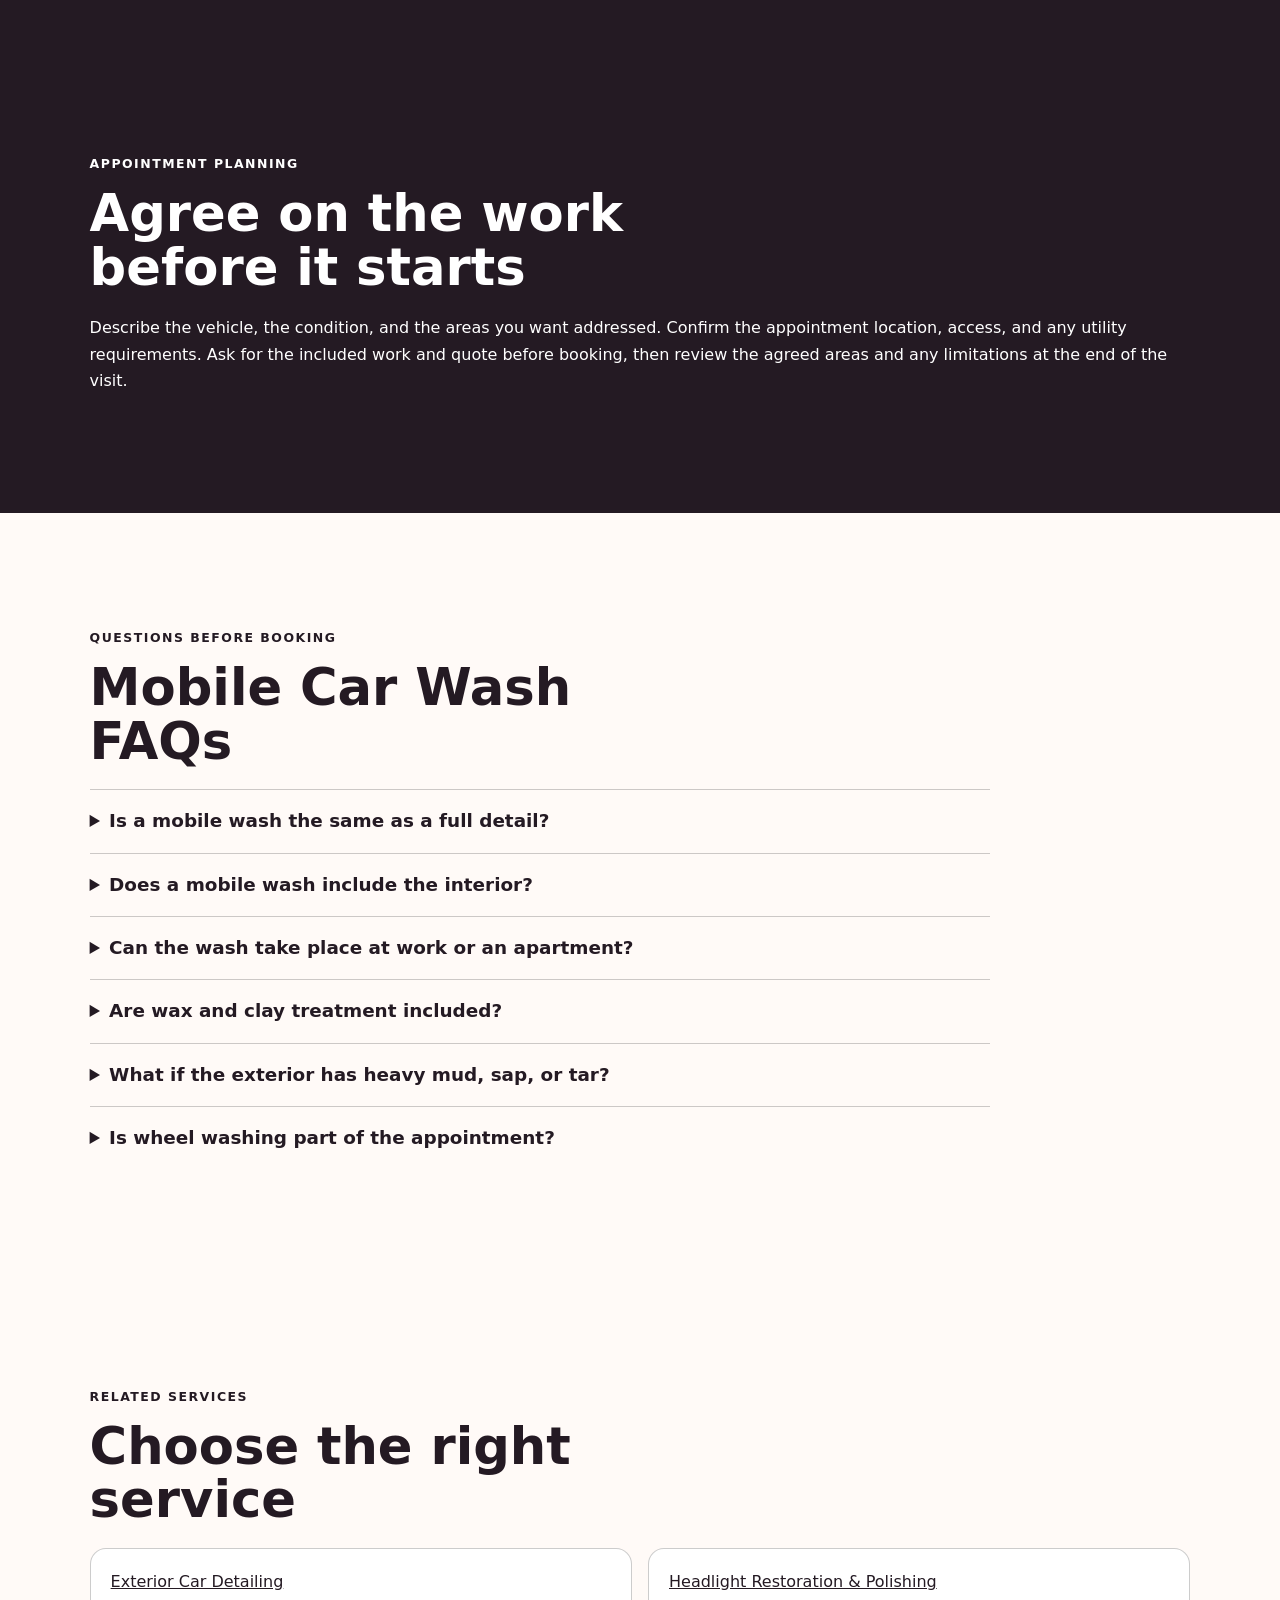
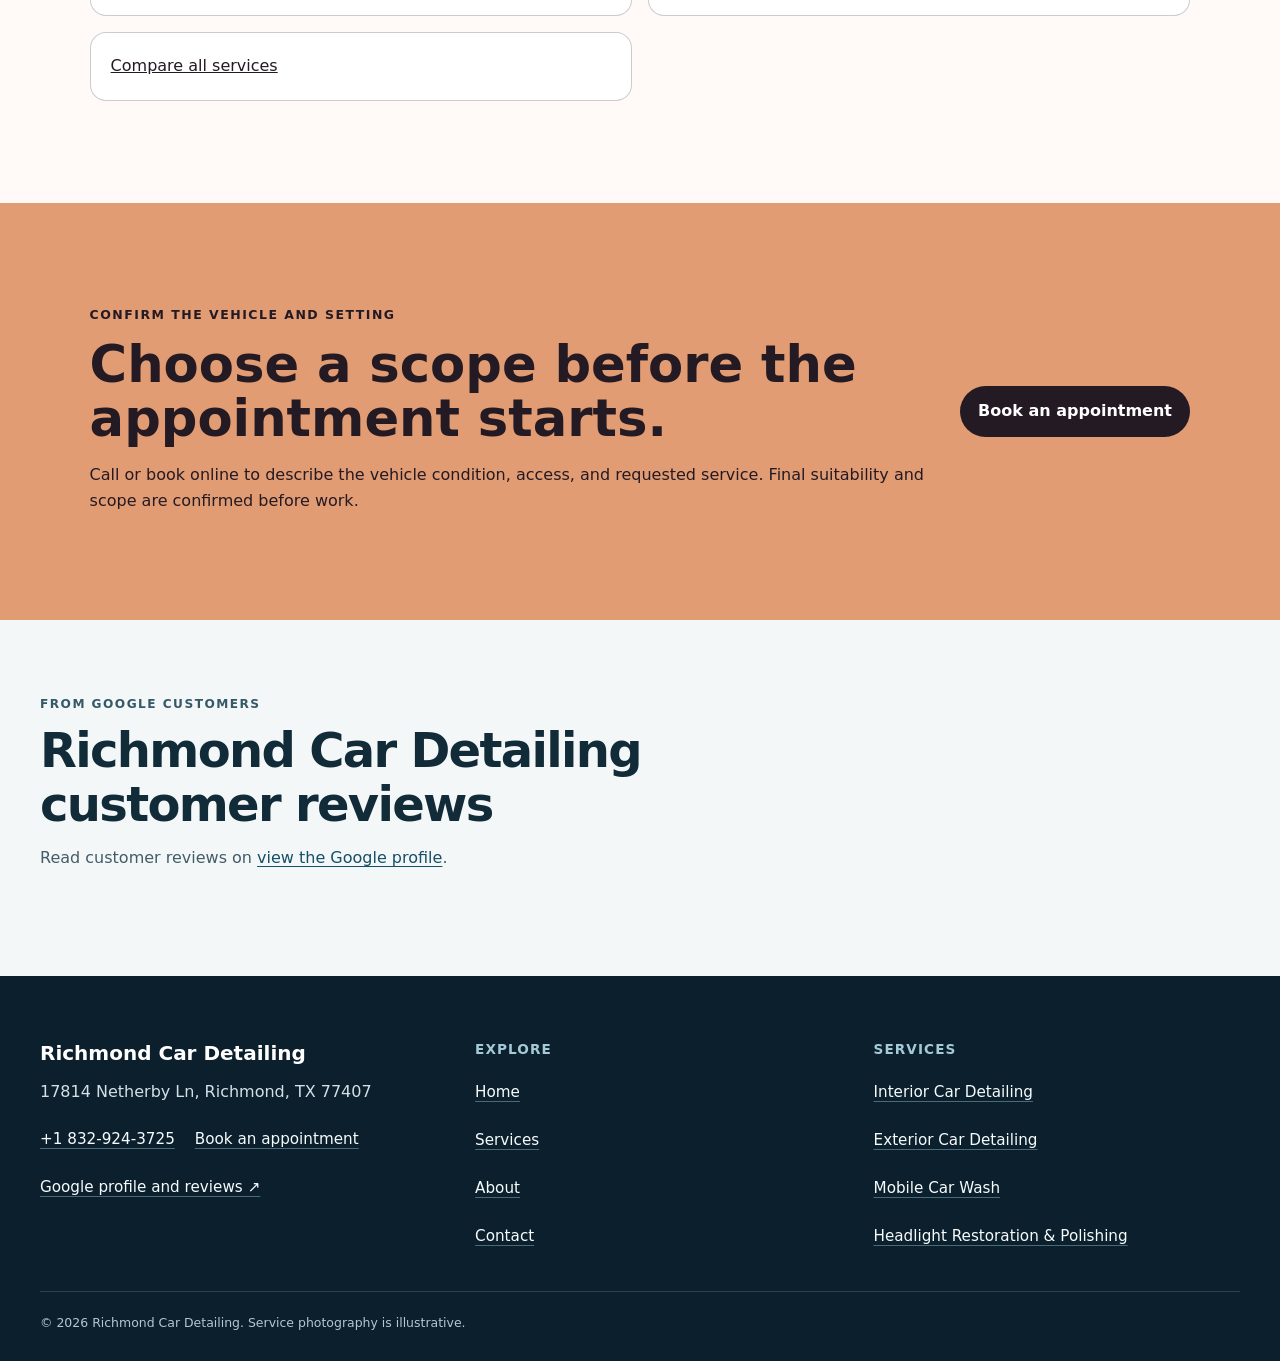
<file: services/mobile-car-wash/index.html>
<!doctype html>
<html lang="en"><head>
  <meta charset="utf-8"><meta name="viewport" content="width=device-width,initial-scale=1">
  <title>Mobile Car Wash in Richmond, TX | Richmond Car Detailing</title>
  <meta name="description" content="Plan mobile car wash with Richmond Car Detailing in Richmond: documented scope, vehicle preparation, access checks, and limitations.">
  <meta name="robots" content="index, follow, max-image-preview:large, max-snippet:-1">
  <link rel="canonical" href="https://richmondcardetailing.shop/services/mobile-car-wash/">
  <meta property="og:type" content="website"><meta property="og:title" content="Mobile Car Wash in Richmond, TX | Richmond Car Detailing">
  <meta property="og:description" content="Plan mobile car wash with Richmond Car Detailing in Richmond: documented scope, vehicle preparation, access checks, and limitations."><meta property="og:url" content="https://richmondcardetailing.shop/services/mobile-car-wash/">
  <meta property="og:image" content="https://richmondcardetailing.shop/assets/hero-blue-water.jpg"><meta name="twitter:card" content="summary_large_image">
  <link rel="icon" href="/assets/favicon.svg"><link rel="stylesheet" href="/seo-pages.css"><script type="application/ld+json">{
  "@context": "https://schema.org",
  "@graph": [
    {
      "@type": "BreadcrumbList",
      "@id": "https://richmondcardetailing.shop/services/mobile-car-wash/#breadcrumb",
      "itemListElement": [
        {
          "@type": "ListItem",
          "position": 1,
          "name": "Home",
          "item": "https://richmondcardetailing.shop/"
        },
        {
          "@type": "ListItem",
          "position": 2,
          "name": "Services",
          "item": "https://richmondcardetailing.shop/services/"
        },
        {
          "@type": "ListItem",
          "position": 3,
          "name": "Mobile Car Wash",
          "item": "https://richmondcardetailing.shop/services/mobile-car-wash/"
        }
      ]
    },
    {
      "@type": "WebPage",
      "@id": "https://richmondcardetailing.shop/services/mobile-car-wash/#webpage",
      "url": "https://richmondcardetailing.shop/services/mobile-car-wash/",
      "name": "Mobile Car Wash in Richmond, TX | Richmond Car Detailing",
      "description": "Plan mobile car wash with Richmond Car Detailing in Richmond: documented scope, vehicle preparation, access checks, and limitations.",
      "breadcrumb": {
        "@id": "https://richmondcardetailing.shop/services/mobile-car-wash/#breadcrumb"
      },
      "isPartOf": {
        "@id": "https://richmondcardetailing.shop/#website"
      },
      "about": {
        "@id": "https://richmondcardetailing.shop/#business"
      }
    },
    {
      "@type": "Service",
      "@id": "https://richmondcardetailing.shop/services/mobile-car-wash/#service",
      "name": "Mobile Car Wash",
      "serviceType": "mobile car wash",
      "url": "https://richmondcardetailing.shop/services/mobile-car-wash/",
      "description": "A mobile car wash is the routine-cleaning option in the documented menu: a full-body wash brought to the agreed location, with wheel washing available when it is included in the appointment.",
      "provider": {
        "@id": "https://richmondcardetailing.shop/#business"
      },
      "areaServed": {
        "@type": "City",
        "name": "Richmond"
      }
    },
    {
      "@type": "ImageObject",
      "@id": "https://richmondcardetailing.shop/services/mobile-car-wash/#primaryimage",
      "contentUrl": "https://richmondcardetailing.shop/assets/hero-blue-water.jpg",
      "caption": "Illustrative detailing artwork for Richmond Car Detailing",
      "representativeOfPage": true
    }
  ]
}</script>
<link rel="stylesheet" href="/portfolio-components.css">
</head><body style="--pilot-accent:#e29c73;--pilot-dark:#241a23;--pilot-paper:#fffaf7">
<a class="skip-link" href="#content">Skip to content</a>
<header class="pilot-header"><a class="pilot-brand" href="/"><img src="/assets/hero-blue-water.jpg" width="48" height="48" alt=""><span>Richmond Car Detailing</span></a>
<nav aria-label="Primary navigation"><a href="/services/">Services</a><a href="/about/">About</a><a href="/contact/">Contact</a><a class="pilot-call" href="tel:+18329243725">Call</a></nav></header>
<main id="content"><section class="pilot-hero"><div><p class="eyebrow">Routine exterior cleaning</p><h1>Mobile Car Wash in Richmond, TX</h1><p class="pilot-answer">A mobile car wash brings exterior cleaning to an agreed parking location. It is a practical choice for ordinary surface dirt when a full interior detail or specialist paint service is not the main request.</p><p class="pilot-proof">Full body wash is on the service menu. Confirm wheel work, add-ons, the parking location, and water or power arrangements before the visit.</p></div><img alt="Illustrative detailing artwork for Richmond Car Detailing" fetchpriority="high" height="720" src="/assets/hero-blue-water.jpg" width="960"/></section>
<nav aria-label="Breadcrumb" class="breadcrumbs"><a href="/">Home</a><span>›</span><a href="/services/">Services</a><span>›</span><span>Mobile Car Wash</span></nav>
<section class="pilot-section pilot-grid"><div><p class="eyebrow">The service</p><h2>What to discuss before booking</h2><p>Richmond Car Detailing lists Full body wash and Wheel washing. Confirm which of these services belong in your appointment and whether the vehicle is suitable.</p><ul class="checklist"><li>A full-body wash at the agreed mobile appointment location.</li><li>Attention to ordinary dust, road film, and surface grime within the selected wash scope.</li><li>Wheel washing where it is included in the appointment.</li><li>A separate discussion of interior work, waxing, or clay treatment if those are also requested.</li></ul></div><aside><h2>When this service fits</h2><p>A mobile wash is a starting point for routine exterior cleaning when ordinary surface dirt is the main concern. It is different from a broader detail, a fabric-cleaning request, or a paint-repair job. Describe the condition and the parts of the vehicle that need attention so the appointment can be matched to the right work.</p></aside></section>
<section class="pilot-section pilot-grid"><div><p class="eyebrow">Before the visit</p><h2>Prepare the vehicle and location</h2><p>Confirm the exact parking location and permission to work there. Explain any gate, clearance, water, power, or runoff restriction before the appointment is accepted.</p><p>Make sure the vehicle can be reached at the agreed time. Report loose trim, films, coatings, damaged surfaces, or an area that should be avoided. Ask what needs to be available at the site rather than assuming all mobile washes use the same setup.</p></div><aside><h2>Know the limits</h2><p>A routine wash does not automatically include interior detailing, waxing, clay treatment, polishing, or paint repair. Heavy bonded material and damage require a separate discussion. A wash should not be sold as permanent protection or as a guarantee that every exterior mark will disappear.</p></aside></section>
<section class="pilot-section"><p class="eyebrow">A useful first decision</p><h2>Discuss wheels when they are the priority</h2><p>If wheel cleaning is the main reason for booking, say so and describe any persistent deposits or damaged finish. Wheel washing is listed on the menu, but it should be included explicitly in the appointment scope. Ordinary cleaning and restoring a damaged wheel are different requests. Ask which accessible areas are covered and identify any component that needs care.</p></section><section class="pilot-section tone"><h2>Heavy buildup may change the request</h2><p>Describe mud, sap, tar, rough-feeling paint, or another persistent deposit before selecting a routine wash. Some contamination may need a separately discussed treatment or may not be appropriate for the selected service. The menu also lists clay bar treatment, but that does not make it an automatic part of every wash. Suitability and the quoted scope should be checked against the actual condition.</p></section>
<section class="pilot-section tone"><p class="eyebrow">Appointment planning</p><h2>Agree on the work before it starts</h2><p>Describe the vehicle, the condition, and the areas you want addressed. Confirm the appointment location, access, and any utility requirements. Ask for the included work and quote before booking, then review the agreed areas and any limitations at the end of the visit.</p></section>
<section class="pilot-section"><p class="eyebrow">Questions before booking</p><h2>Mobile Car Wash FAQs</h2><div class="faq-list"><details><summary>Is a mobile wash the same as a full detail?</summary><p>No. A mobile wash focuses on routine exterior cleaning. Interior detailing and other appearance treatments have their own scope and should be requested separately.</p></details><details><summary>Does a mobile wash include the interior?</summary><p>Not automatically. Interior vacuuming, steam cleaning, and seat shampooing are separate menu choices. Explain both interior and exterior needs if you want a combined appointment.</p></details><details><summary>Can the wash take place at work or an apartment?</summary><p>The location must allow the work and provide suitable access. Confirm property permission and any site restrictions before booking; the address alone does not establish approval.</p></details><details><summary>Are wax and clay treatment included?</summary><p>They are separately listed services. Ask whether either is appropriate and included in the quote rather than assuming a routine wash includes them.</p></details><details><summary>What if the exterior has heavy mud, sap, or tar?</summary><p>Describe it before the quote is agreed. Persistent buildup may need a different scope or separate assessment; ordinary washing should not imply removal of every type of contamination.</p></details><details><summary>Is wheel washing part of the appointment?</summary><p>Wheel washing is available on the menu. Confirm it in the selected scope, especially if the wheels are the main concern or have deposits or finish damage.</p></details></div></section>
<section class="pilot-section related"><p class="eyebrow">Related services</p><h2>Choose the right service</h2><div class="related-links"><a href="/services/exterior-car-detailing/">Exterior Car Detailing</a><a href="/services/headlight-restoration/">Headlight Restoration &amp; Polishing</a><a href="/services/">Compare all services</a></div></section>
<section class="pilot-cta"><div><p class="eyebrow">Confirm the vehicle and setting</p><h2>Choose a scope before the appointment starts.</h2><p>Call or book online to describe the vehicle condition, access, and requested service. Final suitability and scope are confirmed before work.</p></div><a class="pilot-button" href="/scheduling">Book an appointment</a></section>
<!-- PORTFOLIO-REVIEWS:START --><section class="portfolio-reviews" aria-labelledby="portfolio-reviews-title"><div class="portfolio-reviews__heading"><div><p class="portfolio-reviews__kicker">From Google customers</p><h2 id="portfolio-reviews-title">Richmond Car Detailing customer reviews</h2><p class="portfolio-reviews__intro">Read customer reviews on <a href="https://www.google.com/maps?cid=7741403966815786694" target="_blank" rel="noopener noreferrer">view the Google profile</a>.</p></div></div></section><!-- PORTFOLIO-REVIEWS:END -->
</main><footer class="portfolio-footer"><div class="portfolio-footer__grid"><div><strong class="portfolio-footer__name">Richmond Car Detailing</strong><address>17814 Netherby Ln, Richmond, TX 77407</address><div class="portfolio-footer__contact"><a href="tel:+18329243725">+1 832-924-3725</a><a href="/scheduling">Book an appointment</a></div><a href="https://www.google.com/maps?cid=7741403966815786694" target="_blank" rel="noopener noreferrer">Google profile and reviews ↗</a></div><div><h2>Explore</h2><nav aria-label="Footer navigation"><a href="/">Home</a><a href="/services/">Services</a><a href="/about/">About</a><a href="/contact/">Contact</a></nav></div><div><h2>Services</h2><nav aria-label="Service pages"><a href="/services/interior-car-detailing/">Interior Car Detailing</a><a href="/services/exterior-car-detailing/">Exterior Car Detailing</a><a href="/services/mobile-car-wash/">Mobile Car Wash</a><a href="/services/headlight-restoration/">Headlight Restoration &amp; Polishing</a></nav></div></div><p class="portfolio-footer__bottom">© <span id="year">2026</span> Richmond Car Detailing. Service photography is illustrative.</p></footer>
<script src="/portfolio-components.js" defer></script>
</body></html>
</file>
<file: styles.css>
:root {
  --dock: #071a2c;
  --deep: #0a263d;
  --cobalt: #1d55f0;
  --cobalt-light: #6f91ff;
  --ice: #edf6fb;
  --white: #ffffff;
  --steel: #7890a2;
  --ink: #0b1b27;
  --line: #c9d9e4;
  --display: "Arial Black", "Aptos Display", sans-serif;
  --body: "Trebuchet MS", "Aptos", sans-serif;
  --utility: "Courier New", monospace;
  --page: min(1180px, calc(100vw - 48px));
}

* { box-sizing: border-box; }
html { scroll-behavior: smooth; scroll-padding-top: 92px; }
body { margin: 0; color: var(--ink); background: var(--ice); font-family: var(--body); line-height: 1.6; }
body.menu-open { overflow: hidden; }
img { display: block; max-width: 100%; }
a { color: inherit; }
button, a { -webkit-tap-highlight-color: transparent; }
:focus-visible { outline: 3px solid var(--cobalt-light); outline-offset: 4px; }
.sr-only { position: absolute; width: 1px; height: 1px; overflow: hidden; clip: rect(0,0,0,0); white-space: nowrap; }
.skip-link { position: fixed; left: 16px; top: -80px; z-index: 1000; padding: 12px 18px; background: var(--white); color: var(--dock); font-weight: 800; transition: top .2s; }
.skip-link:focus { top: 16px; }

.site-header { position: fixed; inset: 0 0 auto; z-index: 100; height: 84px; display: flex; align-items: center; justify-content: space-between; padding: 0 max(24px, calc((100vw - 1180px)/2)); background: rgba(7,26,44,.96); border-bottom: 1px solid rgba(255,255,255,.14); backdrop-filter: blur(14px); color: var(--white); }
.brand { display: inline-flex; align-items: center; gap: 12px; text-decoration: none; min-width: 235px; }
.brand img { flex: 0 0 auto; }
.brand span { display: grid; line-height: 1.05; }
.brand strong { font-family: var(--display); text-transform: uppercase; letter-spacing: -.04em; font-size: 1.12rem; }
.brand small { color: #b8c9d5; font-family: var(--utility); font-size: .62rem; letter-spacing: .035em; margin-top: 5px; }
.site-nav { display: flex; align-items: center; gap: 24px; }
.site-nav > a { font-size: .78rem; font-weight: 800; text-decoration: none; letter-spacing: .04em; }
.site-nav > a:hover { color: #a9bcff; }
.nav-actions { display: flex; gap: 8px; margin-left: 4px; }
.menu-toggle { display: none; width: 46px; height: 46px; border: 1px solid rgba(255,255,255,.3); background: transparent; color: white; padding: 11px; }
.menu-toggle i { display: block; height: 2px; background: currentColor; margin: 5px 0; transition: transform .2s, opacity .2s; }

.button { display: inline-flex; align-items: center; justify-content: center; border: 1px solid transparent; text-decoration: none; text-align: left; font-weight: 800; transition: transform .2s, background .2s, color .2s, border-color .2s; }
.button:hover { transform: translateY(-2px); }
.button-primary { background: var(--cobalt); color: var(--white); box-shadow: 0 12px 30px rgba(29,85,240,.24); }
.button-primary:hover { background: #1648d7; }
.button-ghost { border-color: rgba(255,255,255,.4); color: var(--white); background: rgba(255,255,255,.04); }
.button-ghost:hover { background: var(--white); color: var(--dock); border-color: var(--white); }
.button-small { min-height: 42px; padding: 0 14px; font-size: .76rem; }
.button-large { min-width: 220px; min-height: 70px; padding: 11px 20px; flex-direction: column; align-items: flex-start; line-height: 1.2; }
.button-large span { font-size: .65rem; letter-spacing: .07em; text-transform: uppercase; opacity: .74; }
.button-large strong { font-size: 1rem; margin-top: 5px; }

.hero { min-height: 760px; padding-top: 84px; display: grid; grid-template-columns: minmax(0, .88fr) minmax(480px, 1.12fr); background: var(--dock); color: var(--white); overflow: hidden; }
.hero-copy { display: flex; flex-direction: column; justify-content: center; padding: 80px 7vw max(72px, 8vh) max(24px, calc((100vw - 1180px)/2)); position: relative; z-index: 2; }
.eyebrow, .section-index { font: 700 .7rem/1.2 var(--utility); letter-spacing: .12em; text-transform: uppercase; }
.eyebrow { display: flex; align-items: center; gap: 10px; color: #bfd1db; }
.eyebrow span { width: 28px; height: 2px; background: var(--cobalt-light); }
h1, h2, h3, p { margin-top: 0; }
h1, h2 { font-family: var(--display); text-transform: uppercase; letter-spacing: -.055em; line-height: .91; }
h1 { font-size: clamp(4rem, 7vw, 7.6rem); margin: 24px 0 28px; }
h1 em { color: transparent; font-style: normal; -webkit-text-stroke: 2px #89a6ff; text-stroke: 2px #89a6ff; }
.hero-lede { font-size: clamp(1.05rem, 1.4vw, 1.3rem); line-height: 1.55; max-width: 600px; color: #d2dee6; }
.action-pair { display: flex; gap: 12px; margin-top: 28px; }
.hero-note { color: #93a9b8; font-size: .75rem; margin: 18px 0 0; }
.hero-visual { position: relative; min-height: 680px; background: linear-gradient(90deg, rgba(7,26,44,.46), rgba(7,26,44,.03) 35%), url('/assets/hero-blue-water.jpg') 47% center/cover no-repeat; overflow: hidden; }
.hero-visual::before { content: ""; position: absolute; inset: 0; background: linear-gradient(180deg, rgba(7,26,44,.18), transparent 34%, rgba(7,26,44,.36)); }
.inspection-line { position: absolute; z-index: 2; top: -10%; bottom: -10%; left: -18%; width: 10px; background: linear-gradient(90deg, transparent, #d7f8ff, var(--cobalt-light), transparent); box-shadow: 0 0 40px 18px rgba(102,177,255,.33); transform: rotate(14deg); animation: inspect 7s cubic-bezier(.55,.02,.35,1) infinite; }
@keyframes inspect { 0%, 18% { left: -18%; opacity: 0; } 28% { opacity: 1; } 68% { opacity: 1; } 82%,100% { left: 112%; opacity: 0; } }
.finish-reading { position: absolute; right: 28px; bottom: 48px; z-index: 3; width: 210px; border: 1px solid rgba(255,255,255,.55); background: rgba(7,26,44,.78); backdrop-filter: blur(10px); padding: 18px; }
.finish-reading::before { content: ""; display: block; width: 52px; height: 3px; margin-bottom: 14px; background: var(--cobalt-light); }
.finish-reading span, .stock-note { font: .62rem var(--utility); letter-spacing: .08em; text-transform: uppercase; }
.finish-reading strong { display: block; margin-top: 3px; font-size: 1.05rem; }
.stock-note { position: absolute; z-index: 2; left: 22px; bottom: 22px; color: rgba(255,255,255,.68); writing-mode: vertical-rl; transform: rotate(180deg); }

.conditions { display: flex; justify-content: center; gap: 0; overflow: hidden; background: var(--cobalt); color: white; }
.conditions span { flex: 1 1 auto; padding: 15px 22px; border-right: 1px solid rgba(255,255,255,.26); text-align: center; white-space: nowrap; font: 700 .66rem var(--utility); text-transform: uppercase; letter-spacing: .06em; }
.section { width: var(--page); margin-inline: auto; padding: 120px 0; }
.section-index { color: var(--cobalt); margin-bottom: 28px; }
.intro-grid { display: grid; grid-template-columns: 1.03fr .97fr; gap: 8vw; align-items: start; }
.intro h2, .section-heading h2, .workmanship h2, .process h2, .faq h2 { font-size: clamp(2.6rem, 5vw, 5.4rem); margin-bottom: 0; }
.intro .lead { font-size: 1.35rem; line-height: 1.45; color: var(--deep); }
.intro p:not(.lead) { color: #506779; }

.services { border-top: 1px solid var(--line); }
.section-heading { display: grid; grid-template-columns: 1.25fr .65fr; gap: 9vw; align-items: end; margin-bottom: 60px; }
.section-heading > p { color: #506779; margin-bottom: 5px; }
.service-list { border-top: 1px solid var(--line); }
.service-row { min-height: 210px; display: grid; grid-template-columns: 210px 54px 1fr .8fr; gap: 30px; align-items: center; padding: 28px 0; border-bottom: 1px solid var(--line); }
.service-image { height: 154px; overflow: hidden; background: var(--deep); }
.service-image img { width: 100%; height: 100%; object-fit: cover; filter: saturate(.7) contrast(1.08); transition: transform .6s; }
.service-row:hover .service-image img { transform: scale(1.04); }
.service-number { font: 700 1rem var(--utility); color: var(--cobalt); }
.service-row h3 { font: 900 2rem/1 var(--display); text-transform: uppercase; letter-spacing: -.04em; margin-bottom: 12px; }
.service-row p, .service-row ul { color: #506779; font-size: .9rem; }
.service-row ul { margin: 0; padding-left: 18px; }

.workmanship { width: 100%; background: var(--dock); color: var(--white); display: grid; grid-template-columns: 1fr 1fr; padding: 0; }
.workmanship-photo { min-height: 740px; position: relative; overflow: hidden; }
.workmanship-photo img { width: 100%; height: 100%; object-fit: cover; filter: saturate(.55) contrast(1.1); }
.workmanship-photo::after { content: ""; position: absolute; inset: 0; background: linear-gradient(180deg, transparent 50%, rgba(7,26,44,.82)); }
.photo-caption { position: absolute; left: 8vw; bottom: 50px; z-index: 2; max-width: 320px; }
.photo-caption span { font: .68rem var(--utility); text-transform: uppercase; color: #93a9b8; }
.photo-caption strong { display: block; font: 900 2rem/1 var(--display); text-transform: uppercase; margin-top: 6px; }
.workmanship-copy { padding: 100px max(28px, calc((100vw - 1180px)/2)) 100px 7vw; display: flex; flex-direction: column; justify-content: center; }
.workmanship-copy > p:not(.section-index) { color: #b7c8d3; max-width: 610px; }
.focus-grid { display: grid; grid-template-columns: 1fr 1fr; margin-top: 35px; border-top: 1px solid rgba(255,255,255,.16); border-left: 1px solid rgba(255,255,255,.16); }
.focus-grid > div { padding: 24px; border-right: 1px solid rgba(255,255,255,.16); border-bottom: 1px solid rgba(255,255,255,.16); }
.focus-grid span { color: var(--cobalt-light); font: .7rem var(--utility); }
.focus-grid h3 { text-transform: uppercase; font-size: .95rem; margin: 12px 0 6px; }
.focus-grid p { color: #9eb3c1; font-size: .78rem; margin: 0; }

.mid-cta { width: var(--page); margin: 80px auto; padding: 56px; display: grid; grid-template-columns: 1fr auto; align-items: center; gap: 50px; color: var(--white); background: linear-gradient(118deg, var(--deep), #0a3154); border-left: 8px solid var(--cobalt); }
.mid-cta h2 { font: 900 clamp(2.5rem, 4vw, 4.5rem)/.95 var(--display); text-transform: uppercase; letter-spacing: -.05em; margin-bottom: 12px; }
.mid-cta p { color: #b7c8d3; margin-bottom: 0; }

.process-track { list-style: none; padding: 0; margin: 60px 0 0; display: grid; grid-template-columns: repeat(4,1fr); border-top: 2px solid var(--cobalt); }
.process-track li { position: relative; padding: 34px 30px 0 0; }
.process-track li::before { content: ""; position: absolute; top: -8px; left: 0; width: 14px; height: 14px; border-radius: 50%; background: var(--ice); border: 3px solid var(--cobalt); }
.process-track span { font: 700 .7rem var(--utility); color: var(--cobalt); }
.process-track h3 { font-size: 1.05rem; text-transform: uppercase; margin: 20px 0 8px; }
.process-track p { color: #506779; font-size: .84rem; }

.faq { display: grid; grid-template-columns: .72fr 1.28fr; gap: 10vw; border-top: 1px solid var(--line); }
.faq-intro { position: sticky; top: 120px; align-self: start; }
.faq-intro > p:last-child { color: #506779; margin-top: 25px; }
.faq-list details { border-top: 1px solid var(--line); padding: 24px 0; }
.faq-list details:last-child { border-bottom: 1px solid var(--line); }
.faq-list summary { cursor: pointer; list-style: none; display: flex; justify-content: space-between; gap: 20px; font-weight: 900; font-size: 1.1rem; }
.faq-list summary::-webkit-details-marker { display: none; }
.faq-list summary::after { content: "+"; color: var(--cobalt); font: 700 1.3rem var(--utility); }
.faq-list details[open] summary::after { content: "−"; }
.faq-list details p { color: #506779; max-width: 680px; margin: 18px 40px 0 0; }
.faq-list a { color: var(--cobalt); font-weight: 800; }

.final-cta { min-height: 620px; display: grid; grid-template-columns: .85fr 1.15fr; background: var(--dock); color: var(--white); }
.final-visual { overflow: hidden; min-height: 620px; position: relative; }
.final-visual img { width: 100%; height: 100%; object-fit: cover; object-position: center; filter: saturate(.65); }
.final-visual::after { content: ""; position: absolute; inset: 0; background: linear-gradient(90deg, rgba(7,26,44,.08), rgba(7,26,44,.8)); }
.final-copy { display: flex; flex-direction: column; justify-content: center; padding: 80px max(24px, calc((100vw - 1180px)/2)) 80px 6vw; }
.final-copy h2 { font-size: clamp(3rem, 5.8vw, 6.8rem); margin: 20px 0 24px; }
.final-copy > p:not(.eyebrow) { color: #b7c8d3; }

.site-footer { background: #04111d; color: var(--white); padding: 70px max(24px, calc((100vw - 1180px)/2)) 36px; display: grid; grid-template-columns: 1fr .8fr .75fr; gap: 50px; align-items: start; }
.footer-brand { min-width: 0; }
.site-footer > p { color: #8fa5b4; font-size: .86rem; }
.footer-actions { display: grid; gap: 10px; }
.footer-actions a { font-weight: 900; text-decoration-color: var(--cobalt-light); text-underline-offset: 5px; }
.copyright { grid-column: 1/-1; padding-top: 28px; border-top: 1px solid rgba(255,255,255,.13); font: .65rem var(--utility) !important; }
.mobile-bar { display: none; }

.reveal { opacity: 0; transform: translateY(18px); transition: opacity .6s ease, transform .6s ease; }
.reveal.is-visible { opacity: 1; transform: none; }

@media (max-width: 1080px) {
  .site-header { padding-inline: 22px; }
  .site-nav { gap: 14px; }
  .site-nav > a { display: none; }
  .hero { grid-template-columns: 1fr 1fr; }
  .hero-copy { padding-left: 5vw; }
  .service-row { grid-template-columns: 180px 40px 1fr; }
  .service-row ul { grid-column: 3; }
  .mid-cta { grid-template-columns: 1fr; }
  .workmanship-copy { padding-right: 5vw; }
}

@media (max-width: 760px) {
  :root { --page: calc(100vw - 36px); }
  html { scroll-padding-top: 72px; }
  body { padding-bottom: 68px; }
  .site-header { height: 72px; padding: 0 16px; }
  .brand { min-width: 0; gap: 9px; }
  .brand img { width: 45px; height: 45px; }
  .brand strong { font-size: .95rem; }
  .brand small { font-size: .51rem; }
  .menu-toggle { display: block; flex: 0 0 auto; }
  .site-nav { position: fixed; inset: 72px 0 0; display: flex; flex-direction: column; align-items: stretch; gap: 0; padding: 28px 18px; background: var(--dock); transform: translateX(100%); visibility: hidden; transition: transform .25s, visibility .25s; }
  .site-nav.is-open { transform: none; visibility: visible; }
  .site-nav > a { display: block; padding: 16px 4px; border-bottom: 1px solid rgba(255,255,255,.15); font-size: 1.05rem; }
  .nav-actions { margin: 24px 0 0; flex-direction: column; }
  .nav-actions .button { min-height: 54px; }
  .hero { display: flex; flex-direction: column; padding-top: 72px; min-height: 0; }
  .hero-copy { order: 2; padding: 46px 18px 58px; }
  .hero-visual { order: 1; min-height: 50vh; }
  .finish-reading { right: 16px; bottom: 18px; width: 180px; }
  .stock-note { display: none; }
  h1 { font-size: clamp(3.8rem, 19vw, 6rem); margin-top: 18px; }
  .action-pair { flex-direction: column; }
  .button-large { width: 100%; }
  .conditions { justify-content: flex-start; overflow-x: auto; }
  .conditions span { flex: 0 0 auto; }
  .section { padding: 82px 0; }
  .intro-grid, .section-heading, .faq { grid-template-columns: 1fr; gap: 34px; }
  .intro h2, .section-heading h2, .workmanship h2, .process h2, .faq h2 { font-size: clamp(2.6rem, 13vw, 4.6rem); }
  .intro .lead { font-size: 1.15rem; }
  .section-heading { margin-bottom: 38px; }
  .service-row { grid-template-columns: 42px 1fr; gap: 14px; padding: 24px 0 32px; }
  .service-image { grid-column: 1/-1; width: 100%; height: 210px; }
  .service-row ul { grid-column: 2; }
  .service-row h3 { font-size: 1.55rem; }
  .workmanship { grid-template-columns: 1fr; }
  .workmanship-photo { min-height: 520px; }
  .workmanship-copy { padding: 72px 18px; }
  .focus-grid { grid-template-columns: 1fr; }
  .mid-cta { width: var(--page); margin: 50px auto; padding: 42px 22px; border-left-width: 5px; }
  .process-track { grid-template-columns: 1fr; border-top: 0; border-left: 2px solid var(--cobalt); margin-left: 7px; }
  .process-track li { padding: 0 0 36px 30px; }
  .process-track li::before { top: 4px; left: -8px; }
  .process-track h3 { margin-top: 8px; }
  .faq-intro { position: static; }
  .final-cta { grid-template-columns: 1fr; min-height: 0; }
  .final-visual { min-height: 420px; }
  .final-copy { padding: 66px 18px 84px; }
  .final-copy h2 { font-size: clamp(3rem, 14vw, 5.4rem); }
  .site-footer { grid-template-columns: 1fr; padding: 58px 18px 32px; gap: 28px; }
  .copyright { grid-column: auto; }
  .mobile-bar { position: fixed; inset: auto 0 0; z-index: 110; height: 68px; display: grid; grid-template-columns: 1fr 1fr; background: var(--dock); border-top: 1px solid rgba(255,255,255,.25); color: white; }
  .mobile-bar a { display: flex; flex-direction: column; justify-content: center; padding: 8px 14px; text-decoration: none; line-height: 1.1; }
  .mobile-bar a:first-child { background: var(--cobalt); }
  .mobile-bar a + a { border-left: 1px solid rgba(255,255,255,.25); }
  .mobile-bar span { font: .56rem var(--utility); text-transform: uppercase; opacity: .75; }
  .mobile-bar strong { font-size: .82rem; margin-top: 5px; }
}

@media (prefers-reduced-motion: reduce) {
  html { scroll-behavior: auto; }
  *, *::before, *::after { animation-duration: .01ms !important; animation-iteration-count: 1 !important; transition-duration: .01ms !important; }
  .inspection-line { display: none; }
  .reveal { opacity: 1; transform: none; }
}

/* Pricing section — self-contained, inherits each site's own colors and type. */
.rates {
  padding: clamp(56px, 8vw, 104px) clamp(20px, 5vw, 48px);
}

.rates-shell {
  width: min(1180px, 100%);
  margin-inline: auto;
}

.rates-head {
  max-width: 60ch;
  margin-bottom: clamp(30px, 4vw, 50px);
}

.rates-eyebrow {
  margin: 0 0 10px;
  font-size: 0.76rem;
  font-weight: 600;
  letter-spacing: 0.14em;
  text-transform: uppercase;
  opacity: 0.65;
}

.rates-head h2 {
  margin: 0 0 14px;
  line-height: 1.12;
}

.rates-intro {
  margin: 0;
  font-size: 1.02rem;
  line-height: 1.6;
  opacity: 0.75;
}

.rate-grid {
  display: grid;
  gap: clamp(16px, 2vw, 24px);
  grid-template-columns: repeat(auto-fit, minmax(260px, 1fr));
  align-items: start;
}

.rate-card {
  position: relative;
  display: flex;
  flex-direction: column;
  padding: clamp(24px, 3vw, 34px);
  border: 1px solid color-mix(in srgb, currentColor 20%, transparent);
  border-radius: 14px;
}

.rate-card-featured {
  border-width: 2px;
  border-color: color-mix(in srgb, currentColor 55%, transparent);
}

.rate-badge {
  align-self: flex-start;
  margin-bottom: 12px;
  padding: 5px 11px;
  border: 1px solid color-mix(in srgb, currentColor 40%, transparent);
  border-radius: 999px;
  font-size: 0.68rem;
  font-weight: 600;
  letter-spacing: 0.1em;
  text-transform: uppercase;
  opacity: 0.85;
}

.rate-card h3 {
  margin: 0;
  font-size: 1.18rem;
  line-height: 1.25;
}

.rate-figure {
  margin: 10px 0 0;
  font-size: clamp(2.1rem, 4vw, 2.7rem);
  font-weight: 700;
  letter-spacing: -0.02em;
  line-height: 1;
}

.rate-note {
  margin: 12px 0 0;
  font-size: 0.92rem;
  line-height: 1.5;
  opacity: 0.72;
}

.rate-list {
  margin: 20px 0 0;
  padding: 20px 0 0;
  border-top: 1px solid color-mix(in srgb, currentColor 15%, transparent);
  list-style: none;
  display: grid;
  gap: 9px;
}

.rate-list li {
  position: relative;
  padding-left: 20px;
  font-size: 0.93rem;
  line-height: 1.45;
  opacity: 0.85;
}

.rate-list li::before {
  content: "";
  position: absolute;
  left: 0;
  top: 0.55em;
  width: 9px;
  height: 1px;
  background: currentColor;
  opacity: 0.6;
}

.rate-cta {
  margin-top: 24px;
  padding: 13px 20px;
  border: 1px solid color-mix(in srgb, currentColor 45%, transparent);
  border-radius: 8px;
  font-size: 0.86rem;
  font-weight: 600;
  letter-spacing: 0.06em;
  text-transform: uppercase;
  text-align: center;
  text-decoration: none;
  color: inherit;
  transition: opacity 0.18s ease;
}

.rate-cta:hover,
.rate-cta:focus-visible {
  opacity: 0.7;
}

@media (max-width: 640px) {
  .rate-grid {
    grid-template-columns: 1fr;
  }
}
</file>
<file: portfolio-components.css>
/* Portfolio components: scoped styles, no external requests. */
.portfolio-reviews,.portfolio-footer{box-sizing:border-box;min-width:0;font-family:inherit}
.portfolio-reviews *,.portfolio-footer *{box-sizing:border-box}
.portfolio-reviews{color:#122b38;background:#f4f7f8;padding:clamp(3rem,6vw,5.5rem) max(20px,calc((100% - 1200px)/2));isolation:isolate}
.portfolio-reviews__heading{display:flex;justify-content:space-between;align-items:flex-end;gap:24px;margin:0 0 28px}
.portfolio-reviews__heading>div{min-width:0;max-width:850px}
.portfolio-reviews__kicker{margin:0 0 10px;font-family:inherit;font-weight:700;font-size:.76rem;line-height:1.3;letter-spacing:.12em;text-transform:uppercase;color:#365968}
.portfolio-reviews h2{max-width:none;margin:0 0 14px;font-family:inherit;font-size:clamp(1.8rem,4vw,3rem);font-weight:800;line-height:1.13;letter-spacing:-.035em;text-transform:none;color:#122b38;overflow-wrap:anywhere}
.portfolio-reviews__intro{font-size:1rem;line-height:1.6;color:#425c68;margin:0}
.portfolio-reviews__intro a,.portfolio-review__source{color:#164f68;text-decoration:underline;text-underline-offset:3px}
.portfolio-reviews__controls{display:none;gap:8px;flex-shrink:0}
.portfolio-reviews[data-ready] .portfolio-reviews__controls{display:flex}
.portfolio-reviews__controls button{display:grid;place-items:center;width:48px;height:48px;border:1px solid #a9bac2;border-radius:50%;background:#fff;color:#122b38;font-family:inherit;font-weight:700;font-size:1.3rem;line-height:1;cursor:pointer}
.portfolio-reviews__controls button:disabled{opacity:.35;cursor:default}
.portfolio-reviews__track{display:flex;align-items:stretch;gap:18px;overflow-x:auto;overscroll-behavior-x:contain;scroll-snap-type:x proximity;scroll-padding-inline:1px;padding:2px 1px 20px;max-width:100%;min-width:0;scrollbar-width:thin;scrollbar-color:#7c9aa8 #dfe7eb}
.portfolio-review{display:flex;flex-direction:column;flex:0 0 min(370px,86vw);min-width:0;max-width:100%;margin:0;padding:25px;background:#fff;border:1px solid #d7e1e6;border-radius:16px;box-shadow:0 8px 26px #0a263d08;scroll-snap-align:start;text-align:left}
.portfolio-review__meta{display:flex;align-items:flex-start;justify-content:space-between;gap:14px;margin-bottom:16px}
.portfolio-review__author{font-size:1rem;font-weight:800;line-height:1.4;color:#122b38;overflow-wrap:anywhere}
.portfolio-review time{display:block;font-size:.82rem;line-height:1.5;color:#55717e;margin-top:3px}
.portfolio-review__rating{white-space:nowrap;font-size:.85rem;font-weight:700;line-height:1.5;color:#735007}
.portfolio-review blockquote{padding:0;margin:0 0 20px;border:0;color:#263f4c;font-family:inherit;font-weight:400;font-size:1rem;line-height:1.7;letter-spacing:normal;max-height:230px;overflow-y:auto;overflow-wrap:anywhere}
.portfolio-review blockquote p{margin:0;font:inherit;color:inherit}
.portfolio-review__source{display:inline-flex;align-items:center;min-height:48px;margin-top:auto;font-size:.9rem;font-weight:700}
.portfolio-reviews__note{margin:15px 0 0;color:#58717e;font-size:.78rem;line-height:1.6}
.portfolio-reviews :focus-visible,.portfolio-footer :focus-visible{outline:3px solid #167799;outline-offset:4px}
.portfolio-footer{background:#0b202c;color:#f7fbfd;padding:clamp(2.5rem,5vw,4.5rem) max(20px,calc((100% - 1200px)/2)) 28px;line-height:1.6;text-align:left}
.portfolio-footer__grid{display:grid;grid-template-columns:minmax(0,1.1fr) minmax(0,1fr) minmax(0,1fr);gap:32px}
.portfolio-footer__name{display:block;margin:0 0 12px;color:#fff;font-size:1.25rem;font-weight:800;line-height:1.35;overflow-wrap:anywhere}
.portfolio-footer address{font-size:1rem;font-style:normal;color:#d4e0e6;line-height:1.65}
.portfolio-footer h2{margin:0 0 10px;font-family:inherit;font-size:.85rem;font-weight:800;line-height:1.4;letter-spacing:.08em;text-transform:uppercase;color:#a6c9d8;max-width:none}
.portfolio-footer a{display:inline-flex;align-items:center;min-height:48px;max-width:100%;color:#f7fbfd;font-size:.95rem;text-decoration:underline;text-decoration-color:#4a6a79;text-underline-offset:4px;overflow-wrap:anywhere}
.portfolio-footer a:hover{text-decoration-color:#e1eff5}
.portfolio-footer nav{display:flex;flex-direction:column;align-items:flex-start;gap:0}
.portfolio-footer__contact{display:flex;flex-wrap:wrap;gap:0 20px;margin-top:10px}
.portfolio-footer__bottom{margin:30px 0 0;padding-top:20px;border-top:1px solid #ffffff26;color:#b2c7d1;font-size:.78rem;line-height:1.7}
@media(max-width:760px){.portfolio-reviews__heading{align-items:flex-start;flex-direction:column;gap:16px}.portfolio-footer__grid{grid-template-columns:1fr;gap:28px}.portfolio-review{padding:21px;flex-basis:min(340px,84vw)}}
@media(prefers-reduced-motion:reduce){.portfolio-reviews__track{scroll-behavior:auto}}
</file>
<file: seo-pages.css>
*{box-sizing:border-box}html{scroll-behavior:smooth}body{margin:0;background:var(--pilot-paper);color:var(--pilot-dark);font-family:system-ui,-apple-system,BlinkMacSystemFont,"Segoe UI",sans-serif;line-height:1.65}.skip-link{position:absolute;left:-999px}.skip-link:focus{left:1rem;top:1rem;z-index:9;background:#fff;padding:.75rem}.pilot-header,.pilot-footer{display:flex;align-items:center;justify-content:space-between;gap:1.5rem;padding:1rem clamp(1rem,5vw,4rem);background:var(--pilot-dark);color:#fff}.pilot-header{position:sticky;top:0;z-index:5}.pilot-brand{display:flex;align-items:center;gap:.75rem;max-width:36rem;font-weight:800}.pilot-header a,.pilot-footer a{color:inherit;text-decoration:none}.pilot-header nav,.pilot-footer nav{display:flex;flex-wrap:wrap;gap:1rem;align-items:center}.pilot-header nav a,.pilot-footer nav a,.breadcrumbs a,.pilot-section a,.pilot-footer>div a{display:inline-flex;min-width:48px;min-height:48px;align-items:center}.pilot-call,.pilot-button{display:inline-flex;min-height:48px;align-items:center;justify-content:center;border-radius:999px;background:var(--pilot-accent);color:var(--pilot-dark)!important;padding:.75rem 1.15rem;font-weight:800;text-decoration:none}.pilot-hero{display:grid;grid-template-columns:minmax(0,1.2fr) minmax(260px,.8fr);gap:clamp(2rem,6vw,6rem);padding:clamp(4rem,9vw,8rem) clamp(1.25rem,7vw,7rem);align-items:center;background:linear-gradient(135deg,var(--pilot-paper),color-mix(in srgb,var(--pilot-accent) 18%,white))}.pilot-hero.text-only{grid-template-columns:minmax(0,880px);justify-content:center}.pilot-hero h1{font-size:clamp(2.5rem,7vw,6rem);line-height:.98;margin:.3rem 0 1.25rem;letter-spacing:-.04em}.pilot-hero img{width:100%;height:auto;aspect-ratio:4/3;object-fit:cover;border-radius:1.5rem;box-shadow:0 28px 70px #0003}.pilot-answer{font-size:clamp(1.15rem,2vw,1.45rem);max-width:52rem}.pilot-proof,.source-note{font-size:.9rem;opacity:.76}.eyebrow{text-transform:uppercase;letter-spacing:.12em;font-size:.78rem;font-weight:900}.breadcrumbs{display:flex;gap:.6rem;flex-wrap:wrap;padding:1rem clamp(1.25rem,7vw,7rem);border-block:1px solid #0002}.breadcrumbs a,.pilot-section a{color:inherit}.pilot-section{padding:clamp(3.5rem,8vw,7rem) clamp(1.25rem,7vw,7rem)}.pilot-section h2{font-size:clamp(2rem,4vw,3.6rem);line-height:1.05;max-width:18ch;margin:.3rem 0 1.3rem}.pilot-section h3{font-size:1.25rem;margin-top:2rem}.pilot-grid{display:grid;grid-template-columns:minmax(0,1.15fr) minmax(260px,.85fr);gap:clamp(2rem,7vw,7rem)}.pilot-grid aside{border-left:4px solid var(--pilot-accent);padding-left:1.5rem}.tone{background:var(--pilot-dark);color:#fff}.checklist,.steps{padding-left:1.25rem}.checklist li,.steps li{margin:.75rem 0}.steps{display:grid;grid-template-columns:repeat(5,minmax(0,1fr));gap:1rem;list-style:none;padding:0;counter-reset:step}.steps li{counter-increment:step;padding:1rem;border:1px solid #fff4;border-radius:1rem}.steps li:before{content:counter(step);display:block;font-size:2rem;font-weight:900;color:var(--pilot-accent)}.faq-list{max-width:900px}.faq-list details{border-top:1px solid #0003;padding:1rem 0}.faq-list summary{font-size:1.15rem;font-weight:800;cursor:pointer}.related-links,.service-cards{display:grid;grid-template-columns:repeat(2,minmax(0,1fr));gap:1rem}.related-links a,.service-cards article{display:block;padding:1.25rem;border:1px solid #0003;border-radius:1rem;background:#fff}.service-cards h2{font-size:1.6rem}.pilot-cta{display:flex;align-items:center;justify-content:space-between;gap:2rem;padding:clamp(3rem,7vw,6rem) clamp(1.25rem,7vw,7rem);background:var(--pilot-accent)}.pilot-cta h2{font-size:clamp(2rem,4vw,3.5rem);line-height:1.05;margin:.25rem 0}.pilot-cta .pilot-button{background:var(--pilot-dark);color:#fff!important;white-space:nowrap}.pilot-footer{align-items:flex-start}.large-link{font-size:clamp(1.4rem,3vw,2.4rem);font-weight:900}@media(max-width:800px){.pilot-header{position:static;align-items:flex-start}.pilot-brand span{display:none}.pilot-hero,.pilot-grid{grid-template-columns:1fr}.steps{grid-template-columns:1fr}.related-links,.service-cards{grid-template-columns:1fr}.pilot-cta,.pilot-footer{align-items:flex-start;flex-direction:column}}
</file>
